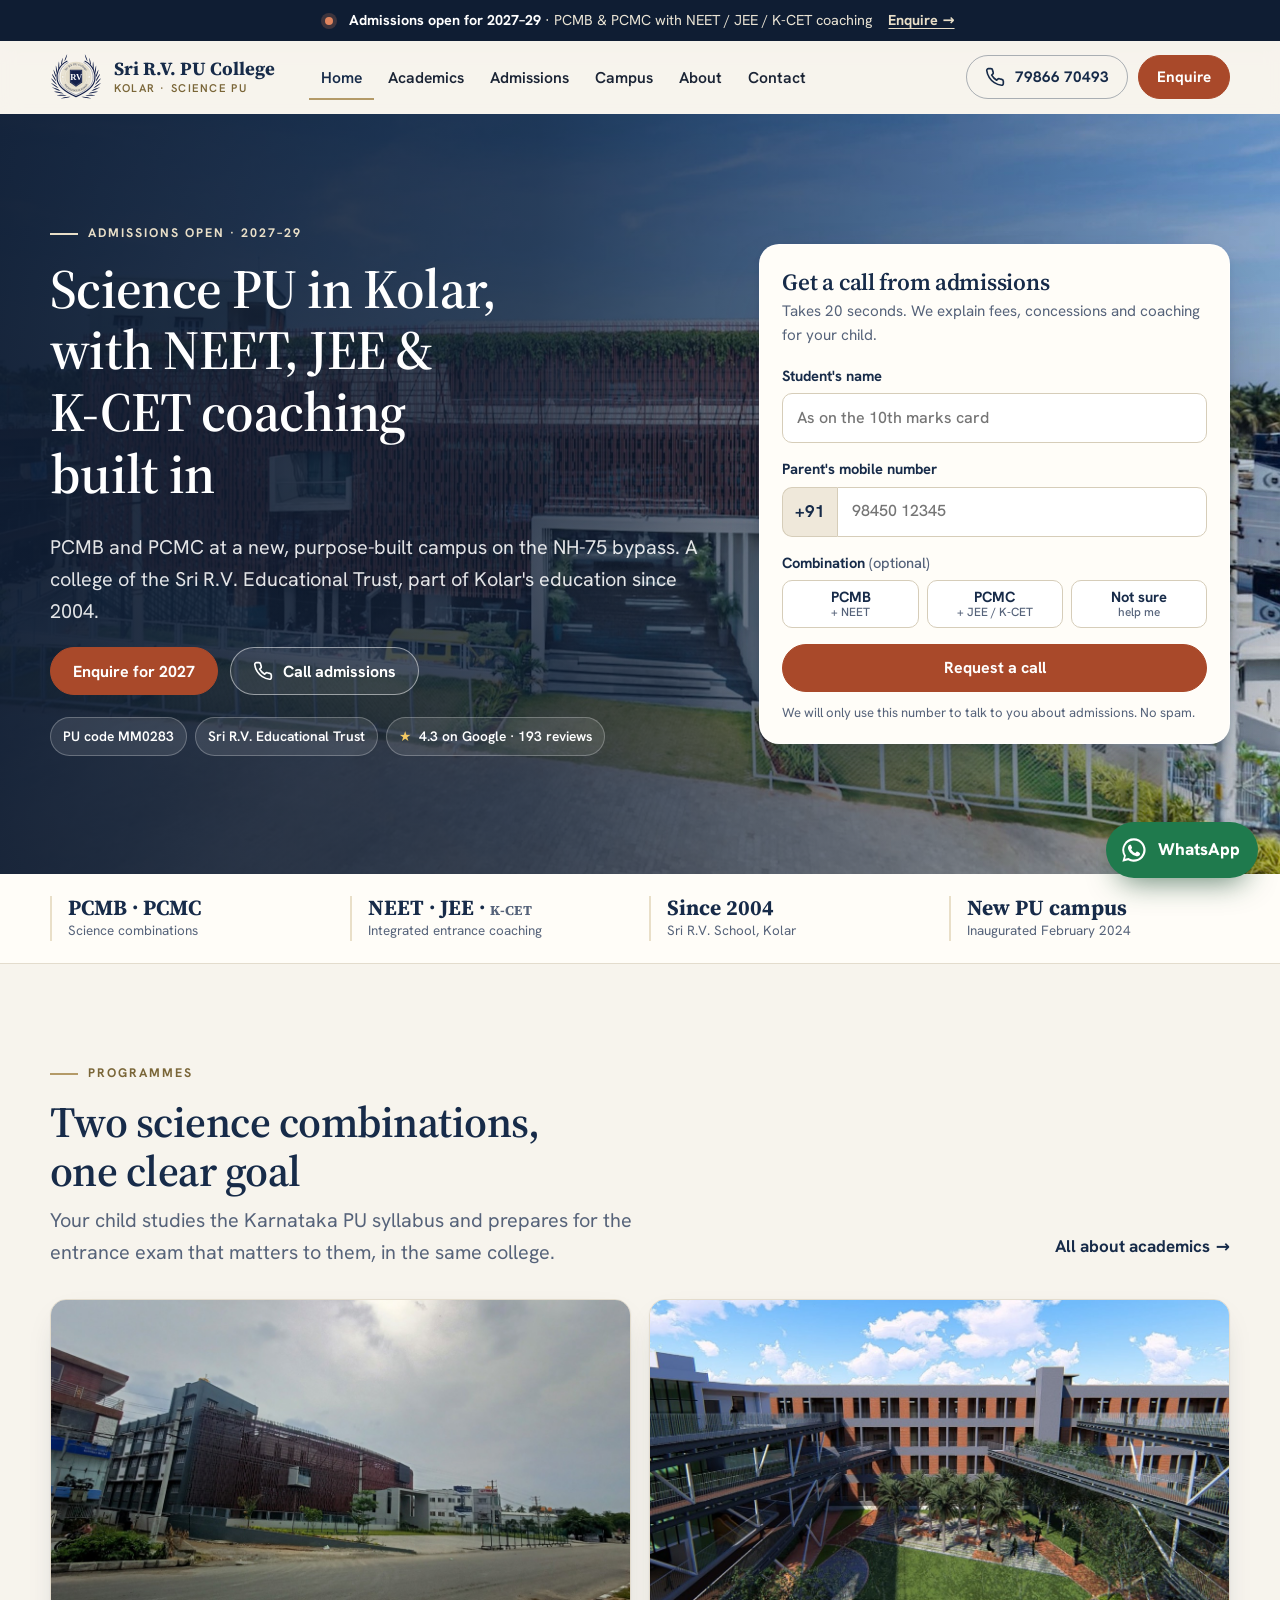
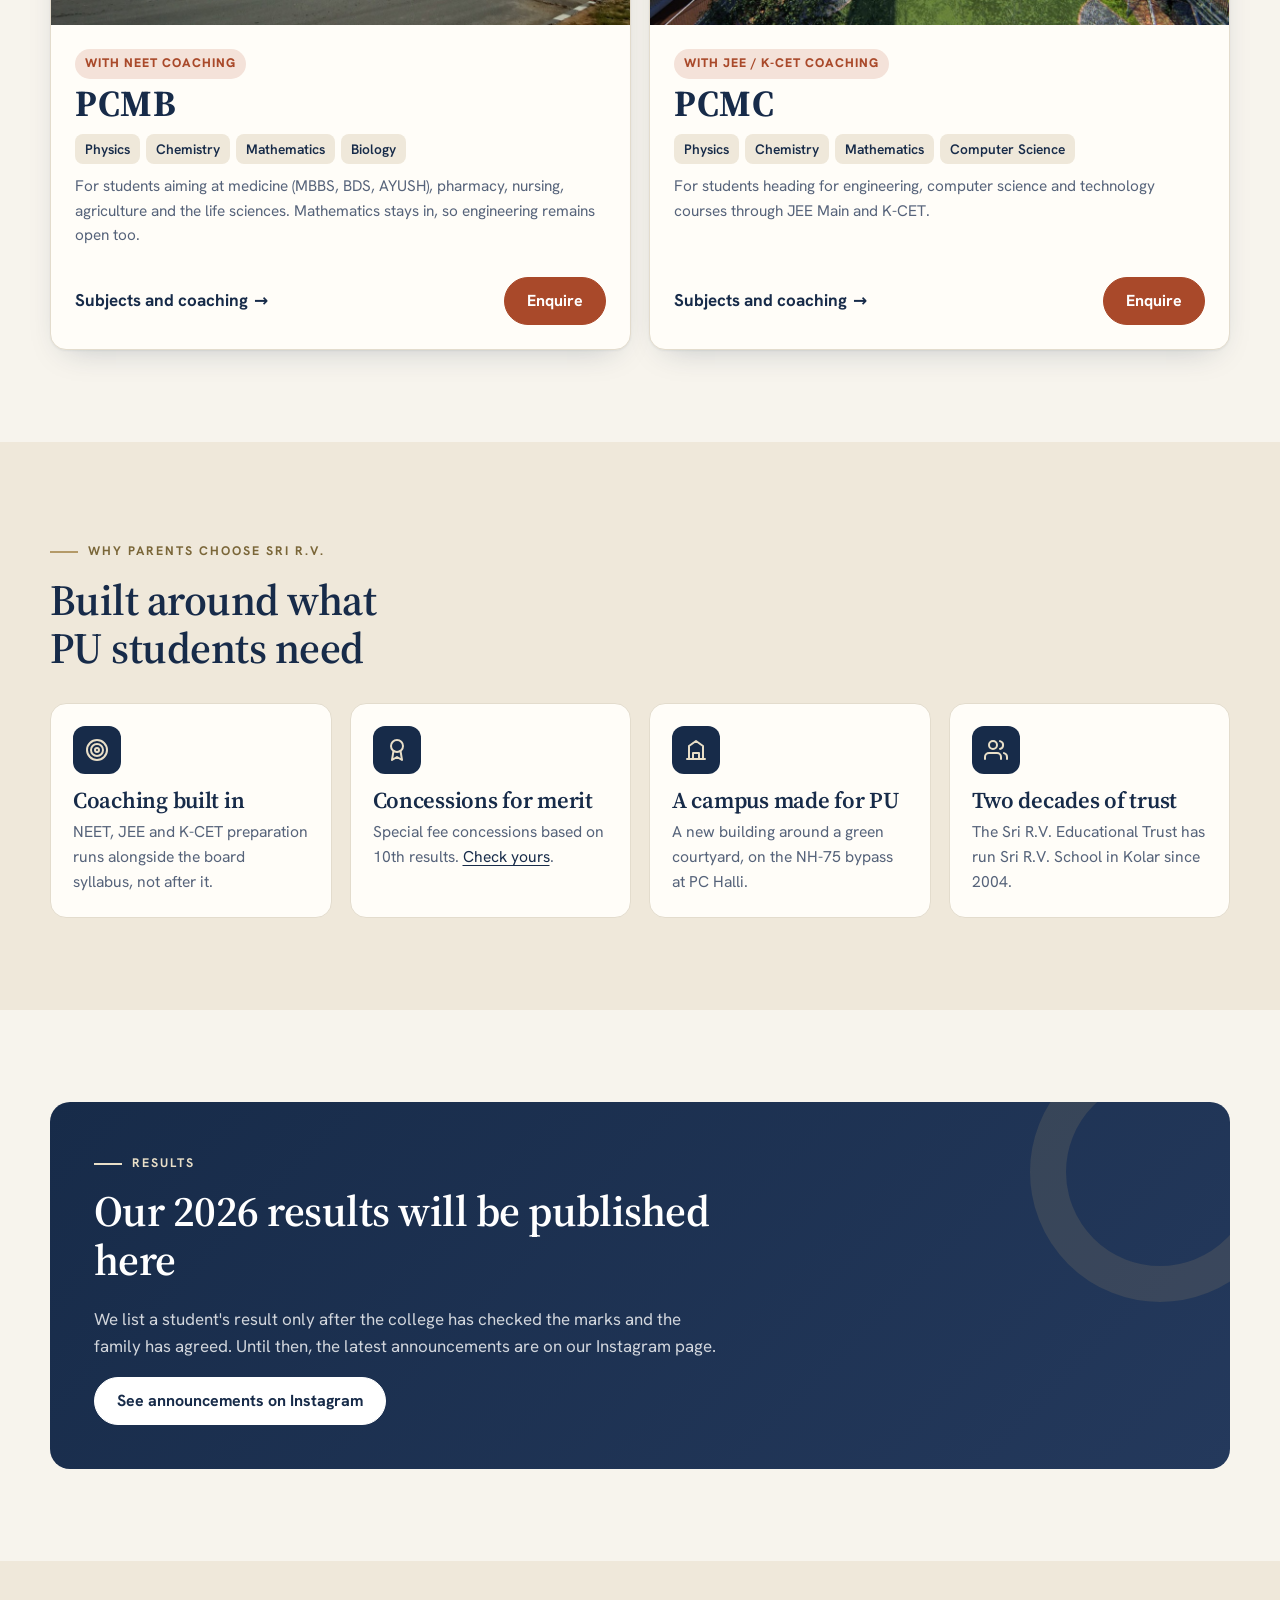
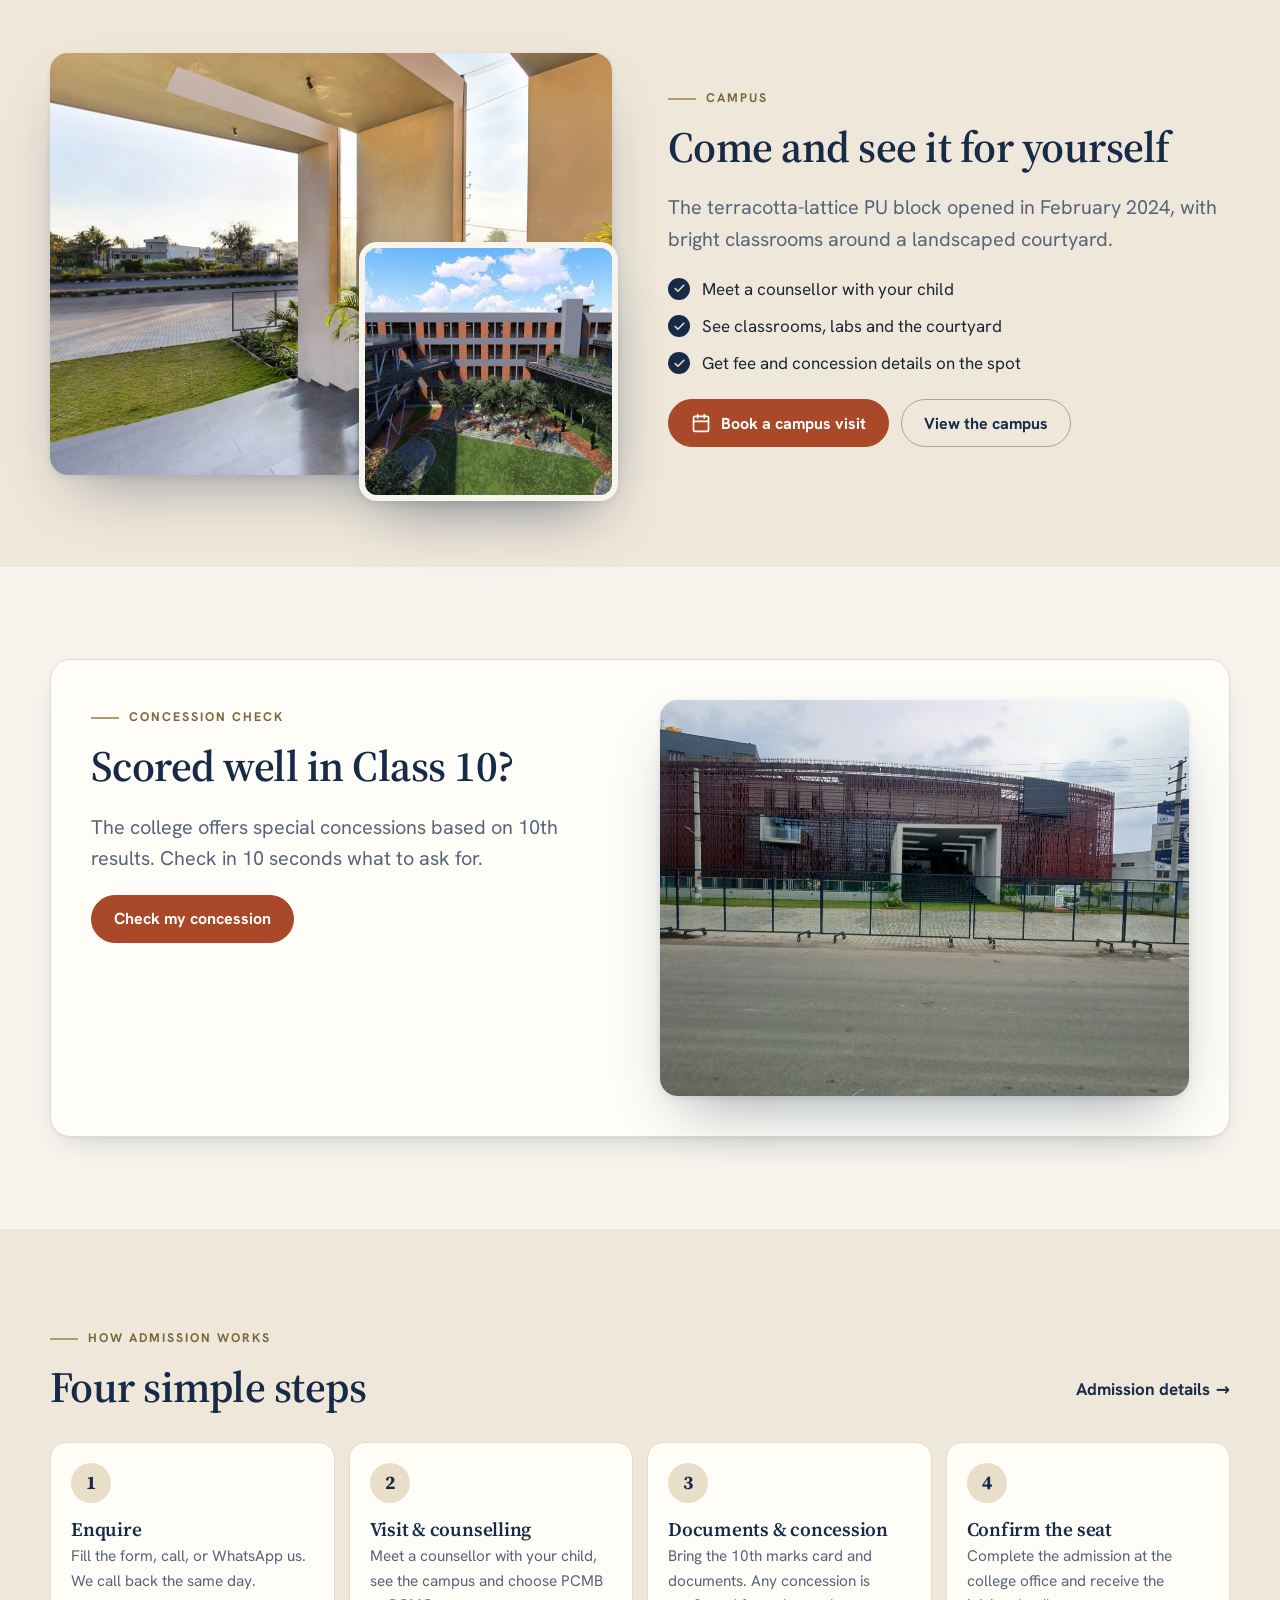
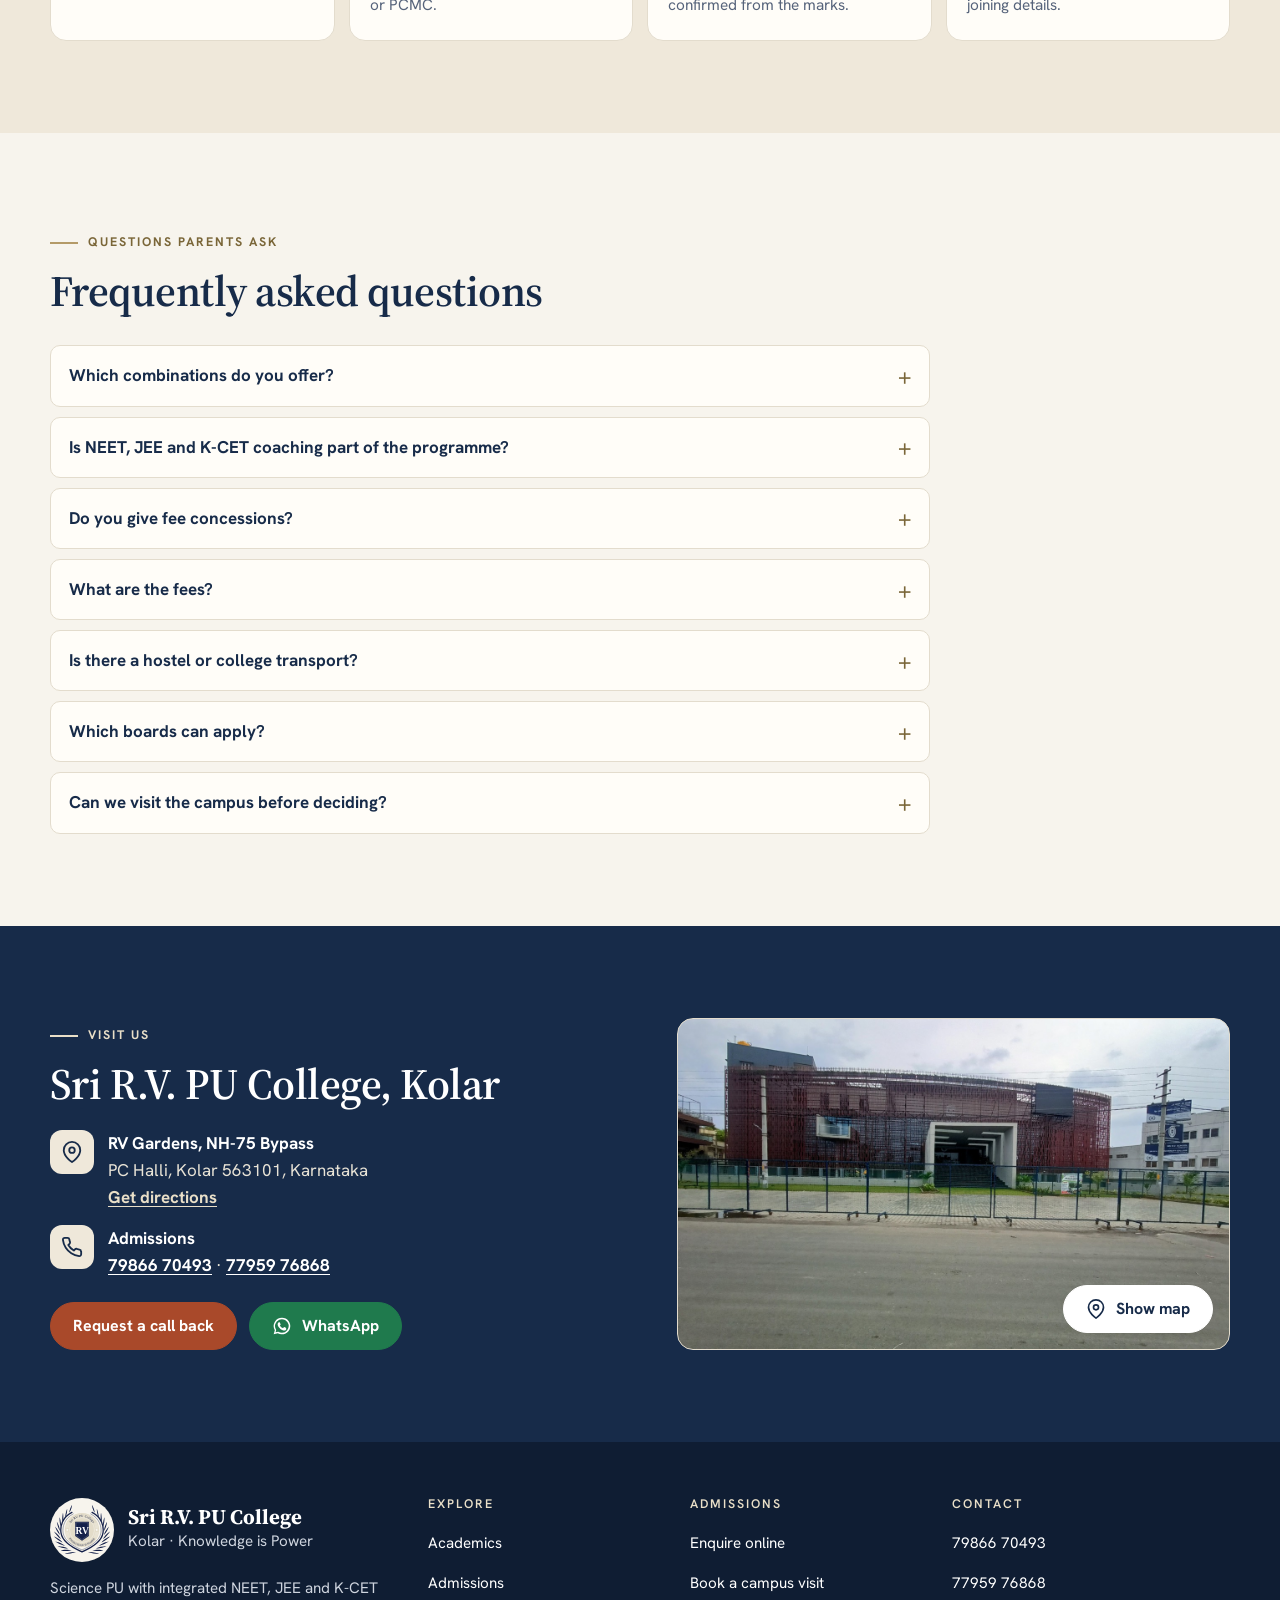
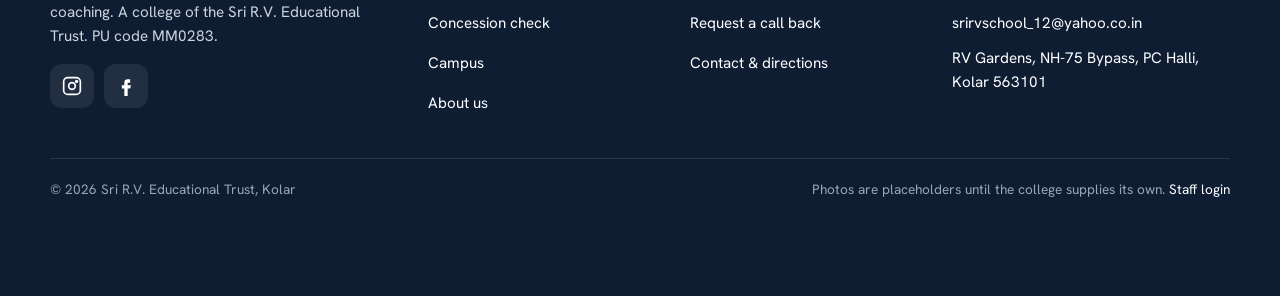
<file: website/index.html>
<!doctype html>
<html lang="en-IN" class="no-js">
<head>
<meta charset="utf-8">
<meta name="viewport" content="width=device-width, initial-scale=1, viewport-fit=cover">
<title>Sri R.V. PU College, Kolar · Science PU with NEET, JEE & K-CET coaching</title>
<meta name="description" content="Admissions open for 2027–29. PCMB and PCMC with integrated NEET, JEE and K-CET coaching at Sri R.V. PU College, NH-75 Bypass, Kolar. Enquire online or call 79866 70493.">
<link rel="canonical" href="https://srirvpucollege.com/">
<meta name="theme-color" content="#172b49">
<meta property="og:type" content="website">
<meta property="og:site_name" content="Sri R.V. PU College, Kolar">
<meta property="og:title" content="Sri R.V. PU College, Kolar · Science PU with NEET, JEE & K-CET coaching">
<meta property="og:description" content="Admissions open for 2027–29. PCMB and PCMC with integrated NEET, JEE and K-CET coaching at Sri R.V. PU College, NH-75 Bypass, Kolar. Enquire online or call 79866 70493.">
<meta property="og:url" content="https://srirvpucollege.com/">
<meta property="og:image" content="https://srirvpucollege.com/assets/img/og.jpg">
<meta property="og:locale" content="en_IN">
<meta name="twitter:card" content="summary_large_image">
<link rel="icon" href="assets/favicon.svg" type="image/svg+xml">
<link rel="icon" href="assets/favicon-32.png" sizes="32x32" type="image/png">
<link rel="apple-touch-icon" href="assets/apple-touch-icon.png">
<link rel="preload" href="assets/fonts/serif.woff2" as="font" type="font/woff2" crossorigin>
<link rel="preload" href="assets/fonts/sans.woff2" as="font" type="font/woff2" crossorigin>
<link rel="stylesheet" href="assets/site.css?v=1792984249">
<link rel="preload" as="image" href="assets/img/hero-sm.jpg" media="(max-width: 700px)">
<script type="application/ld+json">{"@context": "https://schema.org", "@type": "EducationalOrganization", "name": "Sri R.V. PU College", "alternateName": ["Sri R.V. Pre-University College", "Sri RV PU College Kolar"], "url": "https://srirvpucollege.com/", "logo": "https://srirvpucollege.com/assets/crest.svg", "image": "https://srirvpucollege.com/assets/img/og.jpg", "description": "Science PU college in Kolar offering PCMB and PCMC with integrated NEET, JEE and K-CET coaching.", "telephone": ["+91-79866-70493", "+91-77959-76868", "+91-91411-96063", "+91-89713-16868"], "email": "srirvschool_12@yahoo.co.in", "address": {"@type": "PostalAddress", "streetAddress": "RV Gardens, NH-75 Bypass, PC Halli", "addressLocality": "Kolar", "addressRegion": "Karnataka", "postalCode": "563101", "addressCountry": "IN"}, "geo": {"@type": "GeoCoordinates", "latitude": 13.119963, "longitude": 78.1308761}, "hasMap": "https://maps.google.com/?cid=14675288093548612363", "parentOrganization": {"@type": "Organization", "name": "Sri R.V. Educational Trust"}, "sameAs": ["https://www.instagram.com/sri.r.v.school_and_pucollege/", "https://www.facebook.com/RVISKL"]}</script>
</head>
<body>
<a class="skip" href="#main">Skip to content</a>
<div class="announce" role="region" aria-label="Admissions announcement"><div class="container">
<span class="dot" aria-hidden="true"></span><span><b>Admissions open for 2027–29</b><span class="ann-more"> · PCMB &amp; PCMC with NEET / JEE / K-CET coaching</span></span>
<a href="admissions.html#enquire">Enquire&nbsp;→</a></div></div>
<header class="site-header"><div class="container">
<a class="brand" href="index.html" aria-label="Sri R.V. PU College, home"><img src="assets/crest.svg" alt="" width="52" height="52"><span class="bn">Sri R.V. PU College<small>Kolar · Science PU</small></span></a>
<nav class="nav" aria-label="Main"><a href="index.html" aria-current="page">Home</a><a href="academics.html">Academics</a><a href="admissions.html">Admissions</a><a href="campus.html">Campus</a><a href="about.html">About</a><a href="contact.html">Contact</a></nav>
<div class="head-cta"><a class="btn outline" data-tel="admissions" href="tel:+917986670493"><svg viewBox="0 0 24 24" fill="none" stroke="currentColor" stroke-width="2" stroke-linecap="round" stroke-linejoin="round" aria-hidden="true"><path d="M22 16.9v3a2 2 0 0 1-2.2 2 19.8 19.8 0 0 1-8.6-3.1 19.5 19.5 0 0 1-6-6A19.8 19.8 0 0 1 2.1 4.2 2 2 0 0 1 4.1 2h3a2 2 0 0 1 2 1.7c.1.9.4 1.8.7 2.7a2 2 0 0 1-.5 2.1L8 9.8a16 16 0 0 0 6 6l1.3-1.3a2 2 0 0 1 2.1-.4c.9.3 1.8.6 2.7.7a2 2 0 0 1 1.7 2z"/></svg><span>79866 70493</span></a><a class="btn primary" href="admissions.html#enquire">Enquire</a></div>
<button class="menu-btn" type="button" data-open-nav aria-controls="mobile-nav" aria-expanded="false" aria-label="Open menu"><svg viewBox="0 0 24 24" fill="none" stroke="currentColor" stroke-width="2" stroke-linecap="round" aria-hidden="true"><path d="M4 7h16M4 12h16M4 17h16"/></svg></button>
</div></header>
<div class="mobile-nav" id="mobile-nav"><div class="panel" role="dialog" aria-modal="true" aria-label="Menu">
<div class="top"><a class="brand" href="index.html"><img src="assets/crest.svg" alt="" width="44" height="44"><span class="bn">Sri R.V. PU College</span></a><button class="menu-btn" type="button" data-close-nav aria-label="Close menu">✕</button></div>
<nav aria-label="Mobile"><a class="item" href="index.html" aria-current="page">Home</a><a class="item" href="academics.html">Academics</a><a class="item" href="admissions.html">Admissions</a><a class="item" href="campus.html">Campus</a><a class="item" href="about.html">About</a><a class="item" href="contact.html">Contact</a></nav>
<div class="cta"><a class="btn primary block" href="admissions.html#enquire">Enquire for 2027–29</a><a class="btn outline block" data-tel="admissions" href="tel:+917986670493"><svg viewBox="0 0 24 24" fill="none" stroke="currentColor" stroke-width="2" stroke-linecap="round" stroke-linejoin="round" aria-hidden="true"><path d="M22 16.9v3a2 2 0 0 1-2.2 2 19.8 19.8 0 0 1-8.6-3.1 19.5 19.5 0 0 1-6-6A19.8 19.8 0 0 1 2.1 4.2 2 2 0 0 1 4.1 2h3a2 2 0 0 1 2 1.7c.1.9.4 1.8.7 2.7a2 2 0 0 1-.5 2.1L8 9.8a16 16 0 0 0 6 6l1.3-1.3a2 2 0 0 1 2.1-.4c.9.3 1.8.6 2.7.7a2 2 0 0 1 1.7 2z"/></svg>Call admissions</a><a class="btn wa block" data-wa href="#"><svg viewBox="0 0 24 24" fill="currentColor" aria-hidden="true"><path d="M12 2a10 10 0 0 0-8.6 15.1L2 22l5-1.3A10 10 0 1 0 12 2zm0 18.2c-1.6 0-3.1-.4-4.4-1.2l-.3-.2-3 .8.8-2.9-.2-.3A8.2 8.2 0 1 1 12 20.2zm4.5-6.1c-.2-.1-1.5-.7-1.7-.8-.2-.1-.4-.1-.6.1l-.8 1c-.1.2-.3.2-.5.1a6.7 6.7 0 0 1-3.3-2.9c-.3-.4.2-.4.7-1.4.1-.2 0-.3 0-.4l-.8-1.8c-.2-.5-.4-.4-.6-.4h-.5a1 1 0 0 0-.7.3 3 3 0 0 0-.9 2.2c0 1.3.9 2.5 1 2.7.1.2 1.8 2.8 4.4 3.9 1.6.7 2.3.8 3.1.6.5-.1 1.5-.6 1.7-1.2.2-.6.2-1.1.2-1.2-.1-.1-.3-.2-.5-.3z"/></svg>WhatsApp us</a></div>
</div></div>
<main id="main">

<section class="hero">
<picture class="bg"><source media="(max-width: 700px)" srcset="assets/img/hero-sm.jpg"><source media="(max-width: 1200px)" srcset="assets/img/hero-md.jpg"><img src="assets/img/hero.jpg" alt="" width="2000" height="1236" fetchpriority="high"></picture>
<div class="container">
<div>
<span class="eyebrow">Admissions open · 2027–29</span>
<h1>Science PU in Kolar, with NEET, JEE &amp; <span class="nw">K-CET</span> coaching built in</h1>
<p class="lede">PCMB and PCMC at a new, purpose-built campus on the NH-75 bypass. A college of the Sri R.V. Educational Trust, part of Kolar's education since 2004.</p>
<div class="actions"><a class="btn primary" href="#quick">Enquire for 2027</a><a class="btn ghost-light" data-tel="admissions" href="tel:+917986670493"><svg viewBox="0 0 24 24" fill="none" stroke="currentColor" stroke-width="2" stroke-linecap="round" stroke-linejoin="round" aria-hidden="true"><path d="M22 16.9v3a2 2 0 0 1-2.2 2 19.8 19.8 0 0 1-8.6-3.1 19.5 19.5 0 0 1-6-6A19.8 19.8 0 0 1 2.1 4.2 2 2 0 0 1 4.1 2h3a2 2 0 0 1 2 1.7c.1.9.4 1.8.7 2.7a2 2 0 0 1-.5 2.1L8 9.8a16 16 0 0 0 6 6l1.3-1.3a2 2 0 0 1 2.1-.4c.9.3 1.8.6 2.7.7a2 2 0 0 1 1.7 2z"/></svg>Call admissions</a></div>
<ul class="chips" aria-label="About the college">
<li>PU code MM0283</li><li>Sri R.V. Educational Trust</li>
<li><a data-maps="mapsUrl" href="https://maps.google.com/?cid=14675288093548612363"><span class="star" aria-hidden="true">★</span> 4.3 on Google · 193 reviews</a></li></ul>
</div>
<div class="lead-card" id="quick">
<h2>Get a call from admissions</h2>
<p class="sub">Takes 20 seconds. We explain fees, concessions and coaching for your child.</p>
<p class="pulse" data-pulse aria-live="polite"></p>
<form data-lead data-channel="hero">
<div class="field"><label for="hero-name">Student's name</label><input type="text" id="hero-name" name="student_name" autocomplete="name" maxlength="100" placeholder="As on the 10th marks card" required></div>
<div class="field"><label for="hero-mob">Parent's mobile number</label><div class="tel-wrap"><span class="cc" aria-hidden="true">+91</span><input type="tel" id="hero-mob" name="mobile" inputmode="numeric" autocomplete="tel-national" maxlength="16" placeholder="98450 12345" required></div></div>
<fieldset class="seg field"><legend>Combination <span class="opt">(optional)</span></legend>
<label><input type="radio" name="stream" value="PCMB"><span>PCMB<small>+ NEET</small></span></label>
<label><input type="radio" name="stream" value="PCMC"><span>PCMC<small>+ JEE / K-CET</small></span></label>
<label><input type="radio" name="stream" value=""><span>Not sure<small>help me</small></span></label></fieldset>
<button class="btn primary block" type="submit">Request a call</button>
<p class="consent">We will only use this number to talk to you about admissions. No spam.</p>
<div class="form-status"></div>
</form>
<noscript><p class="small">Please call <a href="tel:+917986670493">79866 70493</a> to enquire.</p></noscript>
</div>
</div></section>

<section class="trust-strip" aria-label="Key facts"><div class="container"><ul>
<li><b>PCMB · PCMC</b><span>Science combinations</span></li>
<li><b>NEET · JEE · <span class="nw">K-CET</span></b><span>Integrated entrance coaching</span></li>
<li><b>Since 2004</b><span>Sri R.V. School, Kolar</span></li>
<li><b>New PU campus</b><span>Inaugurated February 2024</span></li>
</ul></div></section>

<section class="section"><div class="container">
<div class="sec-head"><div><span class="eyebrow">Programmes</span><h2>Two science combinations, one clear goal</h2><p class="lede">Your child studies the Karnataka PU syllabus and prepares for the entrance exam that matters to them, in the same college.</p></div><a class="linkarrow" href="academics.html">All about academics</a></div>

<div class="grid c2">
<article class="card prog reveal"><div class="ph"><img src="assets/img/facade-side.jpg" alt="The PU building with its terracotta lattice facade" width="1200" height="676" loading="lazy" decoding="async"></div>
<div class="body"><span class="tag">With NEET coaching</span><div class="code">PCMB</div>
<ul class="subjects"><li>Physics</li><li>Chemistry</li><li>Mathematics</li><li>Biology</li></ul>
<p class="for">For students aiming at medicine (MBBS, BDS, AYUSH), pharmacy, nursing, agriculture and the life sciences. Mathematics stays in, so engineering remains open too.</p>
<div class="foot"><a class="linkarrow" href="academics.html#pcmb">Subjects and coaching</a><a class="btn primary" href="admissions.html#enquire">Enquire</a></div></div></article>
<article class="card prog reveal"><div class="ph"><img src="assets/img/courtyard.jpg" alt="The landscaped inner courtyard of the PU building" width="1200" height="675" loading="lazy" decoding="async"></div>
<div class="body"><span class="tag">With JEE / K-CET coaching</span><div class="code">PCMC</div>
<ul class="subjects"><li>Physics</li><li>Chemistry</li><li>Mathematics</li><li>Computer Science</li></ul>
<p class="for">For students heading for engineering, computer science and technology courses through JEE Main and K-CET.</p>
<div class="foot"><a class="linkarrow" href="academics.html#pcmc">Subjects and coaching</a><a class="btn primary" href="admissions.html#enquire">Enquire</a></div></div></article>
</div>
</div></section>

<section class="section cream"><div class="container">
<div class="sec-head"><div><span class="eyebrow">Why parents choose Sri R.V.</span><h2>Built around what PU students need</h2></div></div>
<div class="grid c4">
<div class="why reveal"><div class="ic"><svg viewBox="0 0 24 24" fill="none" stroke="currentColor" stroke-width="2" aria-hidden="true"><circle cx="12" cy="12" r="10"/><circle cx="12" cy="12" r="6"/><circle cx="12" cy="12" r="2"/></svg></div><h3>Coaching built in</h3><p>NEET, JEE and K-CET preparation runs alongside the board syllabus, not after it.</p></div>
<div class="why reveal"><div class="ic"><svg viewBox="0 0 24 24" fill="none" stroke="currentColor" stroke-width="2" stroke-linecap="round" stroke-linejoin="round" aria-hidden="true"><circle cx="12" cy="8" r="6"/><path d="M15.5 12.9 17 22l-5-3-5 3 1.5-9.1"/></svg></div><h3>Concessions for merit</h3><p>Special fee concessions based on 10th results. <a href="admissions.html#concession">Check yours</a>.</p></div>
<div class="why reveal"><div class="ic"><svg viewBox="0 0 24 24" fill="none" stroke="currentColor" stroke-width="2" stroke-linecap="round" stroke-linejoin="round" aria-hidden="true"><path d="M3 21h18M5 21V8l7-5 7 5v13M9 21v-6h6v6"/></svg></div><h3>A campus made for PU</h3><p>A new building around a green courtyard, on the NH-75 bypass at PC Halli.</p></div>
<div class="why reveal"><div class="ic"><svg viewBox="0 0 24 24" fill="none" stroke="currentColor" stroke-width="2" stroke-linecap="round" stroke-linejoin="round" aria-hidden="true"><path d="M17 21v-2a4 4 0 0 0-4-4H5a4 4 0 0 0-4 4v2"/><circle cx="9" cy="7" r="4"/><path d="M23 21v-2a4 4 0 0 0-3-3.9M16 3.1a4 4 0 0 1 0 7.8"/></svg></div><h3>Two decades of trust</h3><p>The Sri R.V. Educational Trust has run Sri R.V. School in Kolar since 2004.</p></div>
</div></div></section>

<section class="section"><div class="container"><div class="results-slot reveal">
<div id="results-placeholder"><span class="eyebrow">Results</span><h2>Our 2026 results will be published here</h2>
<p>We list a student's result only after the college has checked the marks and the family has agreed. Until then, the latest announcements are on our Instagram page.</p>
<a class="btn light" data-social="instagram" href="#">See announcements on Instagram</a></div>
<div class="results-grid" id="results-wall" aria-live="polite"></div>
</div></div></section>

<section class="section cream"><div class="container split">
<div class="photo-stack reveal"><img src="assets/img/terrace.jpg" alt="A sunlit terrace inside the PU building with plants and a lawn" width="1400" height="760" loading="lazy" decoding="async"><img src="assets/img/courtyard.jpg" alt="" width="1200" height="675" loading="lazy" decoding="async" class="inset"></div>
<div class="reveal"><span class="eyebrow">Campus</span><h2>Come and see it for yourself</h2>
<p class="lede">The terracotta-lattice PU block opened in February 2024, with bright classrooms around a landscaped courtyard.</p>
<ul class="ticks"><li>Meet a counsellor with your child</li><li>See classrooms, labs and the courtyard</li><li>Get fee and concession details on the spot</li></ul>
<div style="display:flex;flex-wrap:wrap;gap:12px"><a class="btn primary" href="#" data-modal="visit-modal"><svg viewBox="0 0 24 24" fill="none" stroke="currentColor" stroke-width="2" stroke-linecap="round" aria-hidden="true"><rect x="3" y="4" width="18" height="18" rx="2"/><path d="M16 2v4M8 2v4M3 10h18"/></svg>Book a campus visit</a><a class="btn outline" href="campus.html">View the campus</a></div></div>
</div></section>

<section class="section"><div class="container">
<div class="concession reveal">
<div><span class="eyebrow">Concession check</span><h2>Scored well in Class 10?</h2><p class="lede">The college offers special concessions based on 10th results. Check in 10 seconds what to ask for.</p><a class="btn primary" href="admissions.html#concession">Check my concession</a></div>
<div class="photo-stack"><img src="assets/img/facade-road.jpg" alt="The Sri R.V. PU College building seen from the NH-75 bypass road" width="1400" height="789" loading="lazy" decoding="async"></div>
</div></div></section>

<section class="section cream"><div class="container">
<div class="sec-head"><div><span class="eyebrow">How admission works</span><h2>Four simple steps</h2></div><a class="linkarrow" href="admissions.html">Admission details</a></div>
<ol class="steps">
<li class="reveal"><h3>Enquire</h3><p>Fill the form, call, or WhatsApp us. We call back the same day.</p></li>
<li class="reveal"><h3>Visit &amp; counselling</h3><p>Meet a counsellor with your child, see the campus and choose PCMB or PCMC.</p></li>
<li class="reveal"><h3>Documents &amp; concession</h3><p>Bring the 10th marks card and documents. Any concession is confirmed from the marks.</p></li>
<li class="reveal"><h3>Confirm the seat</h3><p>Complete the admission at the college office and receive the joining details.</p></li>
</ol>
</div></section>

<section class="section"><div class="container">
<div class="sec-head"><div><span class="eyebrow">Questions parents ask</span><h2>Frequently asked questions</h2></div></div>
<div class="faq"><details class="reveal"><summary>Which combinations do you offer?</summary><div class="a"><p>Science: <b>PCMB</b> (Physics, Chemistry, Mathematics, Biology) and <b>PCMC</b> (Physics, Chemistry, Mathematics, Computer Science), each with integrated entrance coaching. For any other stream, please ask the admissions office.</p></div></details><details class="reveal"><summary>Is NEET, JEE and K-CET coaching part of the programme?</summary><div class="a"><p>Yes. Entrance coaching for NEET, JEE and K-CET is integrated with the PU course. Ask at counselling how the coaching hours and tests are arranged for your child's combination.</p></div></details><details class="reveal"><summary>Do you give fee concessions?</summary><div class="a"><p>Yes. The college offers special concessions based on 10th results. The amount depends on the final marks card. <a href="admissions.html#concession">Try the concession check</a> and we will tell you what applies.</p></div></details><details class="reveal"><summary>What are the fees?</summary><div class="a"><p>Fees are explained at counselling, together with any concession your child qualifies for. Call <a data-tel="admissions" data-tel-text href="tel:+917986670493">79866 70493</a> or request a call back.</p></div></details><details class="reveal"><summary>Is there a hostel or college transport?</summary><div class="a"><p>Please ask the admissions office about hostel and bus routes from your area; they will give you the current details.</p></div></details><details class="reveal"><summary>Which boards can apply?</summary><div class="a"><p>Students who have passed Class 10 from the Karnataka State board, CBSE, ICSE or another recognised board can apply.</p></div></details><details class="reveal"><summary>Can we visit the campus before deciding?</summary><div class="a"><p>Yes, please do. <a href="#" data-modal="visit-modal">Book a campus visit</a> and we will call to fix a time.</p></div></details></div>
</div></section>

<section class="section navy"><div class="container contact-band">
<div><span class="eyebrow">Visit us</span><h2>Sri R.V. PU College, Kolar</h2>
<ul class="info-list" style="color:#e8e3d6">
<li><span class="ic"><svg viewBox="0 0 24 24" fill="none" stroke="currentColor" stroke-width="2" stroke-linecap="round" stroke-linejoin="round" aria-hidden="true"><path d="M21 10c0 7-9 13-9 13S3 17 3 10a9 9 0 0 1 18 0z"/><circle cx="12" cy="10" r="3"/></svg></span><div><b style="color:#fff">RV Gardens, NH-75 Bypass</b>PC Halli, Kolar 563101, Karnataka<br><a style="color:var(--gold-soft)" data-maps="directionsUrl" href="https://www.google.com/maps/dir/?api=1&amp;destination=13.119963,78.1308761">Get directions</a></div></li>
<li><span class="ic"><svg viewBox="0 0 24 24" fill="none" stroke="currentColor" stroke-width="2" stroke-linecap="round" stroke-linejoin="round" aria-hidden="true"><path d="M22 16.9v3a2 2 0 0 1-2.2 2 19.8 19.8 0 0 1-8.6-3.1 19.5 19.5 0 0 1-6-6A19.8 19.8 0 0 1 2.1 4.2 2 2 0 0 1 4.1 2h3a2 2 0 0 1 2 1.7c.1.9.4 1.8.7 2.7a2 2 0 0 1-.5 2.1L8 9.8a16 16 0 0 0 6 6l1.3-1.3a2 2 0 0 1 2.1-.4c.9.3 1.8.6 2.7.7a2 2 0 0 1 1.7 2z"/></svg></span><div><b style="color:#fff">Admissions</b><a style="color:#fff" data-tel="admissions" data-tel-text href="tel:+917986670493">79866 70493</a> · <a style="color:#fff" data-tel="admissions2" data-tel-text href="tel:+917795976868">77959 76868</a></div></li>
</ul>
<div style="display:flex;flex-wrap:wrap;gap:12px;margin-top:22px"><a class="btn primary" href="#" data-modal="callback-modal">Request a call back</a><a class="btn wa" data-wa href="#"><svg viewBox="0 0 24 24" fill="currentColor" aria-hidden="true"><path d="M12 2a10 10 0 0 0-8.6 15.1L2 22l5-1.3A10 10 0 1 0 12 2zm0 18.2c-1.6 0-3.1-.4-4.4-1.2l-.3-.2-3 .8.8-2.9-.2-.3A8.2 8.2 0 1 1 12 20.2zm4.5-6.1c-.2-.1-1.5-.7-1.7-.8-.2-.1-.4-.1-.6.1l-.8 1c-.1.2-.3.2-.5.1a6.7 6.7 0 0 1-3.3-2.9c-.3-.4.2-.4.7-1.4.1-.2 0-.3 0-.4l-.8-1.8c-.2-.5-.4-.4-.6-.4h-.5a1 1 0 0 0-.7.3 3 3 0 0 0-.9 2.2c0 1.3.9 2.5 1 2.7.1.2 1.8 2.8 4.4 3.9 1.6.7 2.3.8 3.1.6.5-.1 1.5-.6 1.7-1.2.2-.6.2-1.1.2-1.2-.1-.1-.3-.2-.5-.3z"/></svg>WhatsApp</a></div></div>
<div class="map" data-map><button class="btn light load-map" type="button"><svg viewBox="0 0 24 24" fill="none" stroke="currentColor" stroke-width="2" stroke-linecap="round" stroke-linejoin="round" aria-hidden="true"><path d="M21 10c0 7-9 13-9 13S3 17 3 10a9 9 0 0 1 18 0z"/><circle cx="12" cy="10" r="3"/></svg>Show map</button></div>
</div></section>

</main>
<footer class="site-footer"><div class="container">
<div class="foot-grid">
<div><div class="foot-brand"><span class="crest-wrap"><img src="assets/crest.svg" alt="" width="58" height="58" loading="lazy"></span><div><b>Sri R.V. PU College</b><span>Kolar · Knowledge is Power</span></div></div>
<p>Science PU with integrated NEET, JEE and K-CET coaching. A college of the Sri R.V. Educational Trust. PU code MM0283.</p>
<div class="socials"><a data-social="instagram" href="#" aria-label="Instagram"><svg viewBox="0 0 24 24" fill="none" stroke="currentColor" stroke-width="2" aria-hidden="true"><rect x="2" y="2" width="20" height="20" rx="5"/><circle cx="12" cy="12" r="4"/><circle cx="17.5" cy="6.5" r="1" fill="currentColor"/></svg></a><a data-social="facebook" href="#" aria-label="Facebook"><svg viewBox="0 0 24 24" fill="currentColor" aria-hidden="true"><path d="M14 8h3V4h-3a4 4 0 0 0-4 4v3H7v4h3v9h4v-9h3l1-4h-4V8.5c0-.3.2-.5.5-.5z"/></svg></a></div></div>
<div><h4>Explore</h4><ul><li><a href="academics.html">Academics</a></li><li><a href="admissions.html">Admissions</a></li><li><a href="admissions.html#concession">Concession check</a></li><li><a href="campus.html">Campus</a></li><li><a href="about.html">About us</a></li></ul></div>
<div><h4>Admissions</h4><ul><li><a href="admissions.html#enquire">Enquire online</a></li><li><a href="#" data-modal="visit-modal">Book a campus visit</a></li><li><a href="#" data-modal="callback-modal">Request a call back</a></li><li><a href="contact.html">Contact &amp; directions</a></li></ul></div>
<div><h4>Contact</h4><ul>
<li><a data-tel="admissions" data-tel-text href="tel:+917986670493">79866 70493</a></li>
<li><a data-tel="admissions2" data-tel-text href="tel:+917795976868">77959 76868</a></li>
<li><a data-mail data-mail-text href="mailto:srirvschool_12@yahoo.co.in">srirvschool_12@yahoo.co.in</a></li>
<li><a data-maps="mapsUrl" href="https://maps.google.com/?cid=14675288093548612363">RV Gardens, NH-75 Bypass, PC Halli, Kolar 563101</a></li></ul></div>
</div>
<div class="foot-bottom"><span>© <span data-year>2026</span> Sri R.V. Educational Trust, Kolar</span><span>Photos are placeholders until the college supplies its own. <a href="https://admissionportal.srirvpucollege.com" data-staff>Staff login</a></span></div>
</div></footer>

<!-- Bottom-left enquiry slide-in (opens after ~20 s or 40% scroll; dismissal remembered for 3 days) -->
<aside class="slidein" id="slidein" aria-hidden="true" aria-labelledby="slide-title">
<div class="lead-card">
<div class="top"><div><span class="badge">Admissions open · 2027–29</span><h3 id="slide-title">Get a call from our admissions team</h3></div>
<div class="tools"><button type="button" data-slide-min aria-label="Minimise">–</button><button type="button" data-slide-close aria-label="Close and do not show again">✕</button></div></div>
<p class="sub" style="color:var(--muted);font-size:.9rem;margin:4px 0 10px">Fees, concessions and coaching details for your child, explained on one call.</p>
<form data-lead data-channel="popup">
<div class="field"><label for="pop-name">Student's name</label><input type="text" id="pop-name" name="student_name" autocomplete="name" maxlength="100" placeholder="As on the 10th marks card" required></div>
<div class="field"><label for="pop-mob">Parent's mobile number</label><div class="tel-wrap"><span class="cc" aria-hidden="true">+91</span><input type="tel" id="pop-mob" name="mobile" inputmode="numeric" autocomplete="tel-national" maxlength="16" placeholder="98450 12345" required></div></div>
<fieldset class="seg field"><legend>Combination <span class="opt">(optional)</span></legend>
<label><input type="radio" name="stream" value="PCMB"><span>PCMB<small>+ NEET</small></span></label>
<label><input type="radio" name="stream" value="PCMC"><span>PCMC<small>+ JEE / K-CET</small></span></label>
<label><input type="radio" name="stream" value=""><span>Not sure<small>help me</small></span></label></fieldset>
<button class="btn primary block" type="submit">Request a call</button>
<p class="consent">We will only use this number to talk to you about admissions. No spam.</p>
<div class="form-status"></div>
</form></div></aside>
<div class="pill" id="slide-pill"><button type="button" class="open-pill">Admissions open 2027 – Enquire</button><button type="button" class="x" aria-label="Hide admissions reminder">✕</button></div>

<!-- Mobile sticky bar -->
<nav class="mbar" aria-label="Quick contact">
<a data-tel="admissions" href="tel:+917986670493"><svg viewBox="0 0 24 24" fill="none" stroke="currentColor" stroke-width="2" stroke-linecap="round" stroke-linejoin="round" aria-hidden="true"><path d="M22 16.9v3a2 2 0 0 1-2.2 2 19.8 19.8 0 0 1-8.6-3.1 19.5 19.5 0 0 1-6-6A19.8 19.8 0 0 1 2.1 4.2 2 2 0 0 1 4.1 2h3a2 2 0 0 1 2 1.7c.1.9.4 1.8.7 2.7a2 2 0 0 1-.5 2.1L8 9.8a16 16 0 0 0 6 6l1.3-1.3a2 2 0 0 1 2.1-.4c.9.3 1.8.6 2.7.7a2 2 0 0 1 1.7 2z"/></svg>Call</a>
<a class="wa" data-wa href="#"><svg viewBox="0 0 24 24" fill="currentColor" aria-hidden="true"><path d="M12 2a10 10 0 0 0-8.6 15.1L2 22l5-1.3A10 10 0 1 0 12 2zm0 18.2c-1.6 0-3.1-.4-4.4-1.2l-.3-.2-3 .8.8-2.9-.2-.3A8.2 8.2 0 1 1 12 20.2zm4.5-6.1c-.2-.1-1.5-.7-1.7-.8-.2-.1-.4-.1-.6.1l-.8 1c-.1.2-.3.2-.5.1a6.7 6.7 0 0 1-3.3-2.9c-.3-.4.2-.4.7-1.4.1-.2 0-.3 0-.4l-.8-1.8c-.2-.5-.4-.4-.6-.4h-.5a1 1 0 0 0-.7.3 3 3 0 0 0-.9 2.2c0 1.3.9 2.5 1 2.7.1.2 1.8 2.8 4.4 3.9 1.6.7 2.3.8 3.1.6.5-.1 1.5-.6 1.7-1.2.2-.6.2-1.1.2-1.2-.1-.1-.3-.2-.5-.3z"/></svg>WhatsApp</a>
<button type="button" class="enq" data-open-slide="#none"><svg viewBox="0 0 24 24" fill="none" stroke="currentColor" stroke-width="2" stroke-linecap="round" stroke-linejoin="round" aria-hidden="true"><path d="M12 20h9"/><path d="M16.5 3.5a2.1 2.1 0 0 1 3 3L7 19l-4 1 1-4z"/></svg>Enquire</button>
</nav>
<!-- Desktop WhatsApp button -->
<a class="wa-float" data-wa href="#" aria-label="Chat with admissions on WhatsApp"><svg viewBox="0 0 24 24" fill="currentColor" aria-hidden="true"><path d="M12 2a10 10 0 0 0-8.6 15.1L2 22l5-1.3A10 10 0 1 0 12 2zm0 18.2c-1.6 0-3.1-.4-4.4-1.2l-.3-.2-3 .8.8-2.9-.2-.3A8.2 8.2 0 1 1 12 20.2zm4.5-6.1c-.2-.1-1.5-.7-1.7-.8-.2-.1-.4-.1-.6.1l-.8 1c-.1.2-.3.2-.5.1a6.7 6.7 0 0 1-3.3-2.9c-.3-.4.2-.4.7-1.4.1-.2 0-.3 0-.4l-.8-1.8c-.2-.5-.4-.4-.6-.4h-.5a1 1 0 0 0-.7.3 3 3 0 0 0-.9 2.2c0 1.3.9 2.5 1 2.7.1.2 1.8 2.8 4.4 3.9 1.6.7 2.3.8 3.1.6.5-.1 1.5-.6 1.7-1.2.2-.6.2-1.1.2-1.2-.1-.1-.3-.2-.5-.3z"/></svg><span>WhatsApp</span></a>

<!-- Book a campus visit -->
<div class="modal" id="visit-modal" role="dialog" aria-modal="true" aria-labelledby="visit-title"><div class="lead-card">
<button class="close" type="button" data-close-modal aria-label="Close">✕</button>
<h3 id="visit-title">Book a campus visit</h3><p class="sub">See the classrooms and labs, and meet a counsellor. We will call to confirm the time.</p>
<form data-lead data-channel="visit">
<div class="field"><label for="vis-name">Student's name</label><input type="text" id="vis-name" name="student_name" autocomplete="name" maxlength="100" placeholder="As on the 10th marks card" required></div>
<div class="field"><label for="vis-mob">Parent's mobile number</label><div class="tel-wrap"><span class="cc" aria-hidden="true">+91</span><input type="tel" id="vis-mob" name="mobile" inputmode="numeric" autocomplete="tel-national" maxlength="16" placeholder="98450 12345" required></div></div>
<div class="field"><label for="vis-date">Preferred date</label><input type="date" id="vis-date" name="visit_date" data-min-today required></div>
<div class="field"><label for="vis-time">Preferred time <span class="opt">(optional)</span></label><select id="vis-time" name="preferred_time"><option value="">Any time</option><option>Morning (10 am – 12 pm)</option><option>Afternoon (12 – 3 pm)</option><option>Evening (3 – 5 pm)</option></select></div>
<button class="btn primary block" type="submit">Request visit</button><p class="consent">We will only use this number to talk to you about admissions. No spam.</p><div class="form-status"></div>
</form></div></div>

<!-- Request a call back -->
<div class="modal" id="callback-modal" role="dialog" aria-modal="true" aria-labelledby="cb-title"><div class="lead-card">
<button class="close" type="button" data-close-modal aria-label="Close">✕</button>
<h3 id="cb-title">Request a call back</h3><p class="sub">Tell us when it suits you. A counsellor will call.</p>
<form data-lead data-channel="callback">
<div class="field"><label for="cb-name">Student's name</label><input type="text" id="cb-name" name="student_name" autocomplete="name" maxlength="100" placeholder="As on the 10th marks card" required></div>
<div class="field"><label for="cb-mob">Parent's mobile number</label><div class="tel-wrap"><span class="cc" aria-hidden="true">+91</span><input type="tel" id="cb-mob" name="mobile" inputmode="numeric" autocomplete="tel-national" maxlength="16" placeholder="98450 12345" required></div></div>
<div class="field"><label for="cb-time">Best time to call</label><select id="cb-time" name="preferred_time"><option value="">Any time today</option><option>Morning (9 am – 12 pm)</option><option>Afternoon (12 – 4 pm)</option><option>Evening (4 – 7 pm)</option></select></div>
<button class="btn primary block" type="submit">Call me back</button><p class="consent">We will only use this number to talk to you about admissions. No spam.</p><div class="form-status"></div>
</form></div></div>

<!-- Exit intent (desktop only, once per visit) -->
<div class="modal" id="exit-modal" role="dialog" aria-modal="true" aria-labelledby="exit-title"><div class="lead-card">
<button class="close" type="button" data-close-modal aria-label="Close">✕</button>
<span class="badge" style="display:inline-flex;font-size:.72rem;font-weight:800;letter-spacing:.1em;text-transform:uppercase;color:var(--terra);background:var(--terra-soft);padding:4px 9px;border-radius:999px;margin-bottom:8px">Before you go</span>
<h3 id="exit-title">Get the brochure and concession details on WhatsApp</h3><p class="sub">Leave your number and our admissions team will send the details for 2027–29.</p>
<form data-lead data-channel="exit" data-extra-message="Asked for the brochure and concession details on WhatsApp.">
<div class="field"><label for="ex-name">Student's name</label><input type="text" id="ex-name" name="student_name" autocomplete="name" maxlength="100" placeholder="As on the 10th marks card" required></div>
<div class="field"><label for="ex-mob">WhatsApp number</label><div class="tel-wrap"><span class="cc" aria-hidden="true">+91</span><input type="tel" id="ex-mob" name="mobile" inputmode="numeric" autocomplete="tel-national" maxlength="16" placeholder="98450 12345" required></div></div>
<button class="btn primary block" type="submit">Send me the details</button><p class="consent">We will only use this number to talk to you about admissions. No spam.</p><div class="form-status"></div>
</form></div></div>
<script src="assets/config.js?v=1792984249"></script>
<script src="assets/site.js?v=1792984249" defer></script>
</body>
</html>
</file>
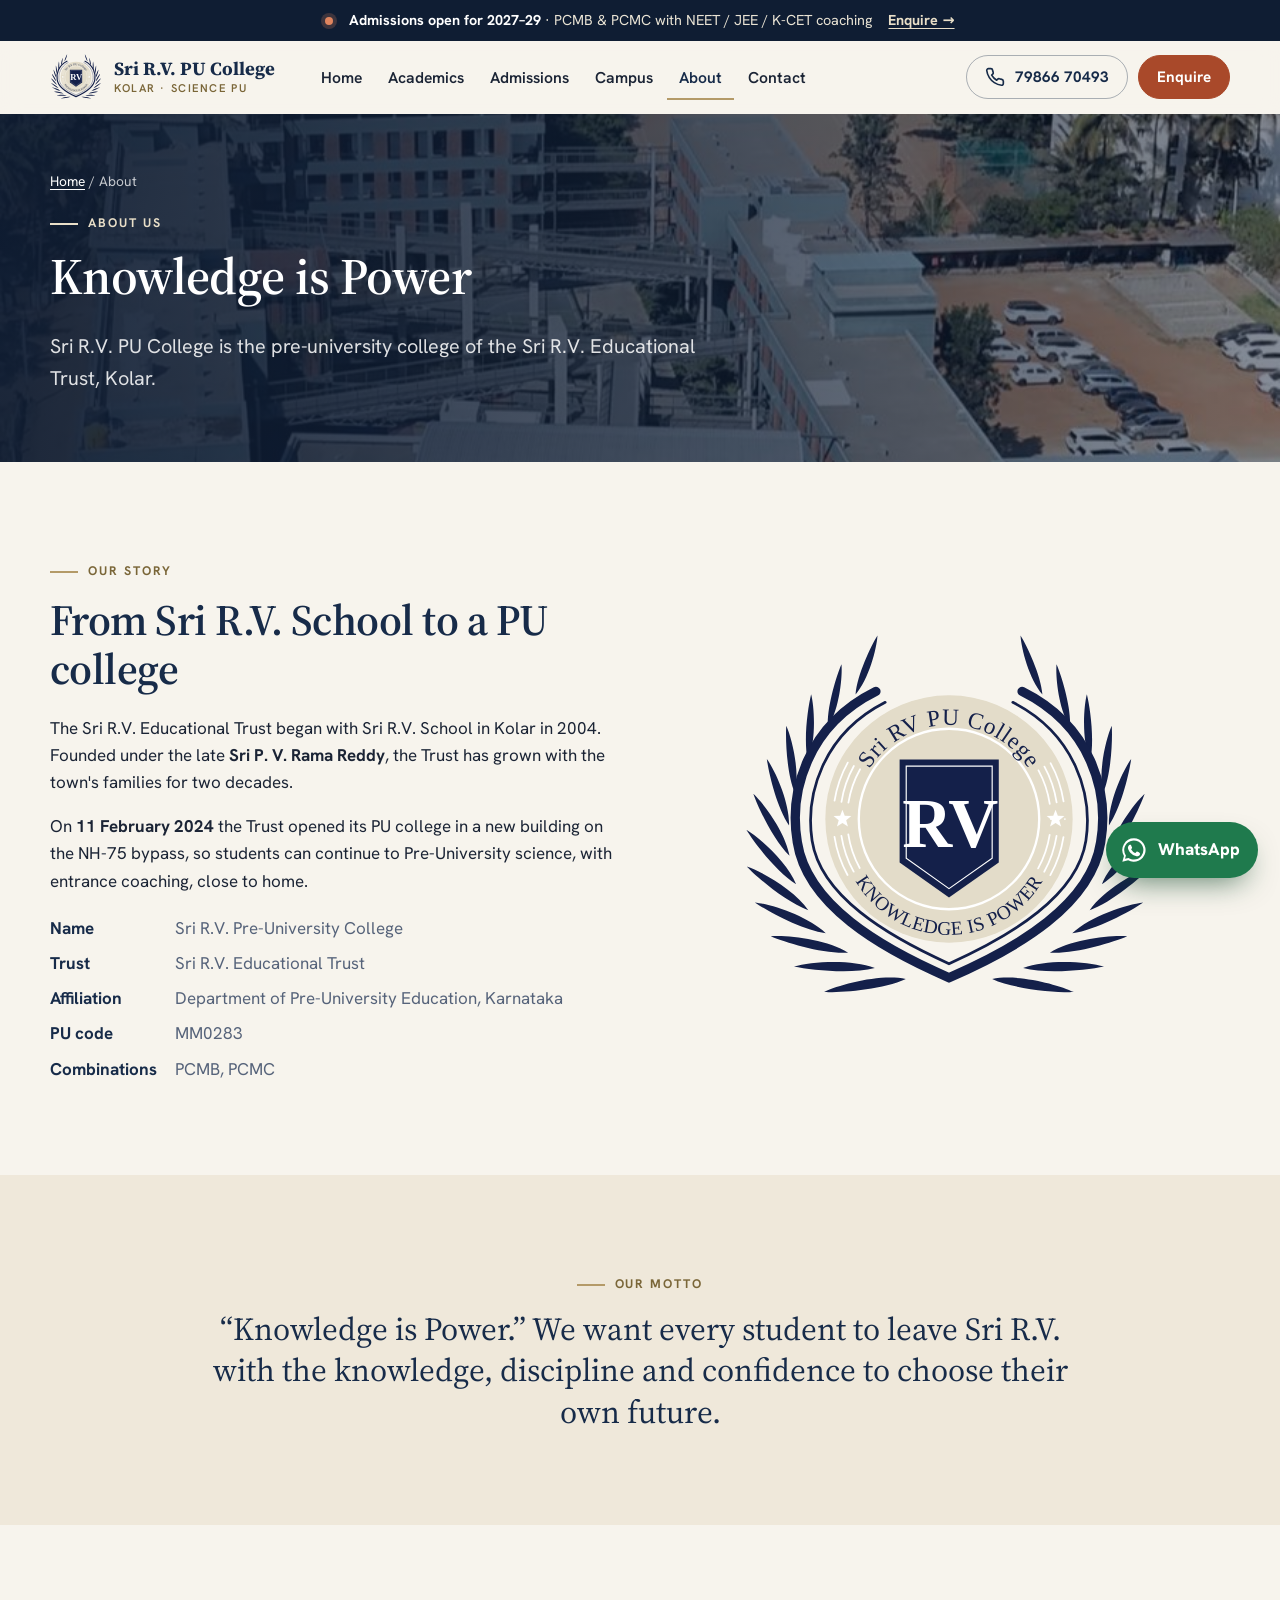
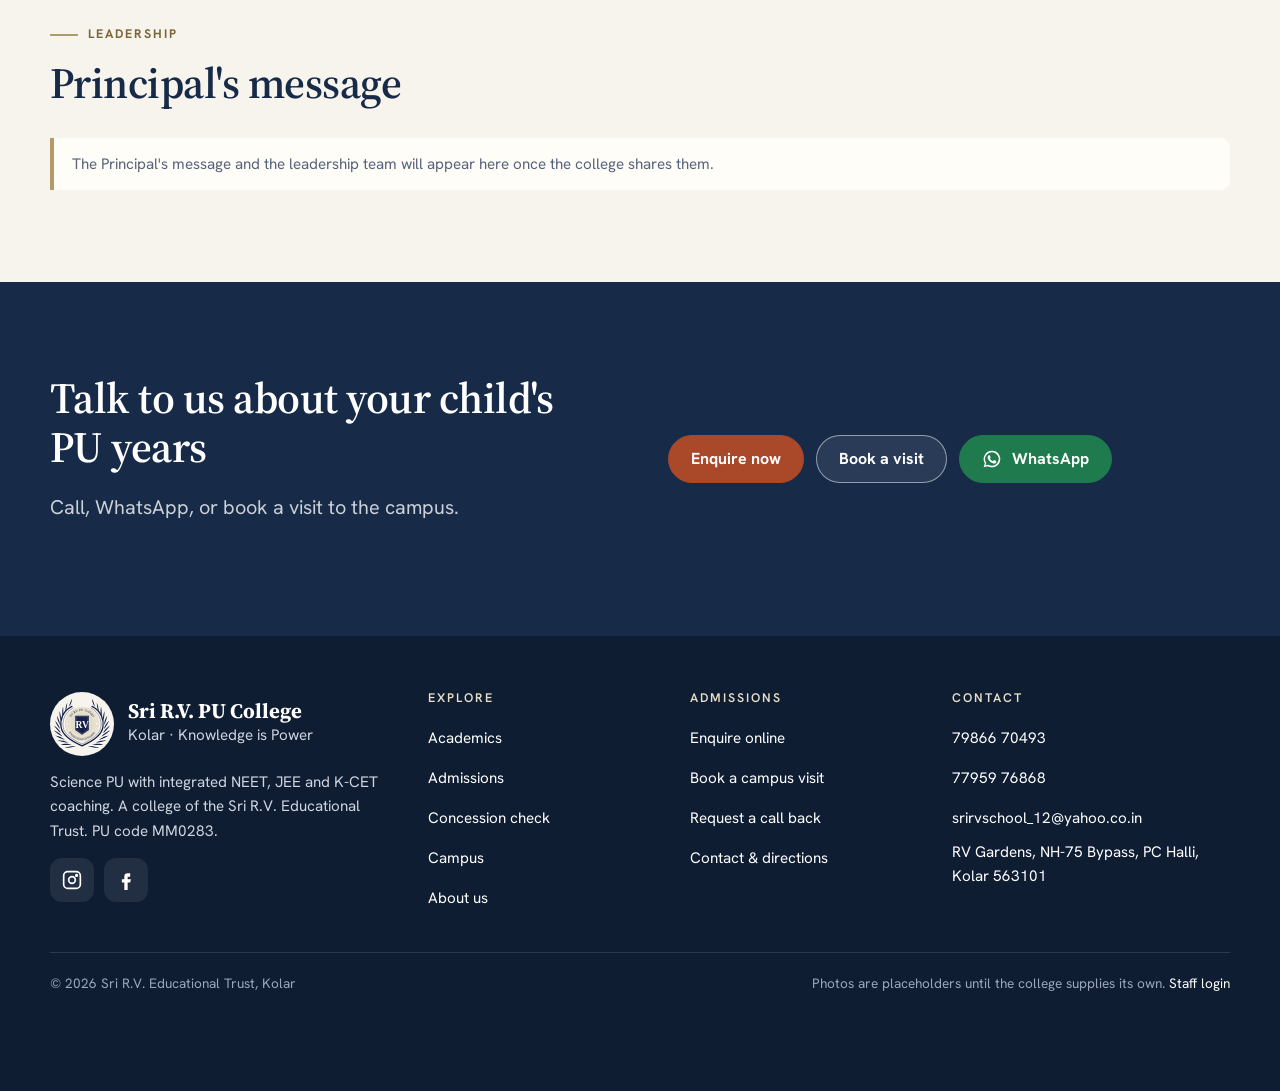
<file: website/about.html>
<!doctype html>
<html lang="en-IN" class="no-js">
<head>
<meta charset="utf-8">
<meta name="viewport" content="width=device-width, initial-scale=1, viewport-fit=cover">
<title>About · Sri R.V. Educational Trust · Sri R.V. PU College, Kolar</title>
<meta name="description" content="Sri R.V. PU College, Kolar, is the pre-university college of the Sri R.V. Educational Trust, which has run Sri R.V. School since 2004.">
<link rel="canonical" href="https://srirvpucollege.com/about.html">
<meta name="theme-color" content="#172b49">
<meta property="og:type" content="website">
<meta property="og:site_name" content="Sri R.V. PU College, Kolar">
<meta property="og:title" content="About · Sri R.V. Educational Trust · Sri R.V. PU College, Kolar">
<meta property="og:description" content="Sri R.V. PU College, Kolar, is the pre-university college of the Sri R.V. Educational Trust, which has run Sri R.V. School since 2004.">
<meta property="og:url" content="https://srirvpucollege.com/about.html">
<meta property="og:image" content="https://srirvpucollege.com/assets/img/og.jpg">
<meta property="og:locale" content="en_IN">
<meta name="twitter:card" content="summary_large_image">
<link rel="icon" href="assets/favicon.svg" type="image/svg+xml">
<link rel="icon" href="assets/favicon-32.png" sizes="32x32" type="image/png">
<link rel="apple-touch-icon" href="assets/apple-touch-icon.png">
<link rel="preload" href="assets/fonts/serif.woff2" as="font" type="font/woff2" crossorigin>
<link rel="preload" href="assets/fonts/sans.woff2" as="font" type="font/woff2" crossorigin>
<link rel="stylesheet" href="assets/site.css?v=1792984249">
<script type="application/ld+json">{"@context": "https://schema.org", "@type": "EducationalOrganization", "name": "Sri R.V. PU College", "alternateName": ["Sri R.V. Pre-University College", "Sri RV PU College Kolar"], "url": "https://srirvpucollege.com/", "logo": "https://srirvpucollege.com/assets/crest.svg", "image": "https://srirvpucollege.com/assets/img/og.jpg", "description": "Science PU college in Kolar offering PCMB and PCMC with integrated NEET, JEE and K-CET coaching.", "telephone": ["+91-79866-70493", "+91-77959-76868", "+91-91411-96063", "+91-89713-16868"], "email": "srirvschool_12@yahoo.co.in", "address": {"@type": "PostalAddress", "streetAddress": "RV Gardens, NH-75 Bypass, PC Halli", "addressLocality": "Kolar", "addressRegion": "Karnataka", "postalCode": "563101", "addressCountry": "IN"}, "geo": {"@type": "GeoCoordinates", "latitude": 13.119963, "longitude": 78.1308761}, "hasMap": "https://maps.google.com/?cid=14675288093548612363", "parentOrganization": {"@type": "Organization", "name": "Sri R.V. Educational Trust"}, "sameAs": ["https://www.instagram.com/sri.r.v.school_and_pucollege/", "https://www.facebook.com/RVISKL"]}</script>
</head>
<body>
<a class="skip" href="#main">Skip to content</a>
<div class="announce" role="region" aria-label="Admissions announcement"><div class="container">
<span class="dot" aria-hidden="true"></span><span><b>Admissions open for 2027–29</b><span class="ann-more"> · PCMB &amp; PCMC with NEET / JEE / K-CET coaching</span></span>
<a href="admissions.html#enquire">Enquire&nbsp;→</a></div></div>
<header class="site-header"><div class="container">
<a class="brand" href="index.html" aria-label="Sri R.V. PU College, home"><img src="assets/crest.svg" alt="" width="52" height="52"><span class="bn">Sri R.V. PU College<small>Kolar · Science PU</small></span></a>
<nav class="nav" aria-label="Main"><a href="index.html">Home</a><a href="academics.html">Academics</a><a href="admissions.html">Admissions</a><a href="campus.html">Campus</a><a href="about.html" aria-current="page">About</a><a href="contact.html">Contact</a></nav>
<div class="head-cta"><a class="btn outline" data-tel="admissions" href="tel:+917986670493"><svg viewBox="0 0 24 24" fill="none" stroke="currentColor" stroke-width="2" stroke-linecap="round" stroke-linejoin="round" aria-hidden="true"><path d="M22 16.9v3a2 2 0 0 1-2.2 2 19.8 19.8 0 0 1-8.6-3.1 19.5 19.5 0 0 1-6-6A19.8 19.8 0 0 1 2.1 4.2 2 2 0 0 1 4.1 2h3a2 2 0 0 1 2 1.7c.1.9.4 1.8.7 2.7a2 2 0 0 1-.5 2.1L8 9.8a16 16 0 0 0 6 6l1.3-1.3a2 2 0 0 1 2.1-.4c.9.3 1.8.6 2.7.7a2 2 0 0 1 1.7 2z"/></svg><span>79866 70493</span></a><a class="btn primary" href="admissions.html#enquire">Enquire</a></div>
<button class="menu-btn" type="button" data-open-nav aria-controls="mobile-nav" aria-expanded="false" aria-label="Open menu"><svg viewBox="0 0 24 24" fill="none" stroke="currentColor" stroke-width="2" stroke-linecap="round" aria-hidden="true"><path d="M4 7h16M4 12h16M4 17h16"/></svg></button>
</div></header>
<div class="mobile-nav" id="mobile-nav"><div class="panel" role="dialog" aria-modal="true" aria-label="Menu">
<div class="top"><a class="brand" href="index.html"><img src="assets/crest.svg" alt="" width="44" height="44"><span class="bn">Sri R.V. PU College</span></a><button class="menu-btn" type="button" data-close-nav aria-label="Close menu">✕</button></div>
<nav aria-label="Mobile"><a class="item" href="index.html">Home</a><a class="item" href="academics.html">Academics</a><a class="item" href="admissions.html">Admissions</a><a class="item" href="campus.html">Campus</a><a class="item" href="about.html" aria-current="page">About</a><a class="item" href="contact.html">Contact</a></nav>
<div class="cta"><a class="btn primary block" href="admissions.html#enquire">Enquire for 2027–29</a><a class="btn outline block" data-tel="admissions" href="tel:+917986670493"><svg viewBox="0 0 24 24" fill="none" stroke="currentColor" stroke-width="2" stroke-linecap="round" stroke-linejoin="round" aria-hidden="true"><path d="M22 16.9v3a2 2 0 0 1-2.2 2 19.8 19.8 0 0 1-8.6-3.1 19.5 19.5 0 0 1-6-6A19.8 19.8 0 0 1 2.1 4.2 2 2 0 0 1 4.1 2h3a2 2 0 0 1 2 1.7c.1.9.4 1.8.7 2.7a2 2 0 0 1-.5 2.1L8 9.8a16 16 0 0 0 6 6l1.3-1.3a2 2 0 0 1 2.1-.4c.9.3 1.8.6 2.7.7a2 2 0 0 1 1.7 2z"/></svg>Call admissions</a><a class="btn wa block" data-wa href="#"><svg viewBox="0 0 24 24" fill="currentColor" aria-hidden="true"><path d="M12 2a10 10 0 0 0-8.6 15.1L2 22l5-1.3A10 10 0 1 0 12 2zm0 18.2c-1.6 0-3.1-.4-4.4-1.2l-.3-.2-3 .8.8-2.9-.2-.3A8.2 8.2 0 1 1 12 20.2zm4.5-6.1c-.2-.1-1.5-.7-1.7-.8-.2-.1-.4-.1-.6.1l-.8 1c-.1.2-.3.2-.5.1a6.7 6.7 0 0 1-3.3-2.9c-.3-.4.2-.4.7-1.4.1-.2 0-.3 0-.4l-.8-1.8c-.2-.5-.4-.4-.6-.4h-.5a1 1 0 0 0-.7.3 3 3 0 0 0-.9 2.2c0 1.3.9 2.5 1 2.7.1.2 1.8 2.8 4.4 3.9 1.6.7 2.3.8 3.1.6.5-.1 1.5-.6 1.7-1.2.2-.6.2-1.1.2-1.2-.1-.1-.3-.2-.5-.3z"/></svg>WhatsApp us</a></div>
</div></div>
<main id="main">
<section class="page-hero"><div class="bg"><img src="assets/img/aerial.jpg" alt="" width="1400" height="789"></div><div class="container">
<div class="crumbs"><a href="index.html">Home</a> / About</div>
<span class="eyebrow">About us</span><h1>Knowledge is Power</h1><p class="lede">Sri R.V. PU College is the pre-university college of the Sri R.V. Educational Trust, Kolar.</p></div></section>
<section class="section"><div class="container split">
<div class="reveal"><span class="eyebrow">Our story</span><h2>From Sri R.V. School to a PU college</h2>
<p>The Sri R.V. Educational Trust began with Sri R.V. School in Kolar in 2004. Founded under the late <b>Sri P. V. Rama Reddy</b>, the Trust has grown with the town's families for two decades.</p>
<p>On <b>11 February 2024</b> the Trust opened its PU college in a new building on the NH-75 bypass, so students can continue to Pre-University science, with entrance coaching, close to home.</p>
<dl class="kv" style="margin-top:20px"><dt>Name</dt><dd>Sri R.V. Pre-University College</dd><dt>Trust</dt><dd>Sri R.V. Educational Trust</dd><dt>Affiliation</dt><dd>Department of Pre-University Education, Karnataka</dd><dt>PU code</dt><dd>MM0283</dd><dt>Combinations</dt><dd>PCMB, PCMC</dd></dl></div>
<div class="reveal" style="text-align:center"><img src="assets/crest.svg" alt="The Sri R.V. PU College crest: a laurel wreath around the RV shield and the motto Knowledge is Power" width="420" height="420" style="margin:0 auto;max-width:80%"></div>
</div></section>
<section class="section cream"><div class="container" style="max-width:900px;text-align:center">
<span class="eyebrow">Our motto</span>
<p class="quote reveal">“Knowledge is Power.” We want every student to leave Sri R.V. with the knowledge, discipline and confidence to choose their own future.</p>
</div></section>
<section class="section"><div class="container">
<div class="sec-head"><div><span class="eyebrow">Leadership</span><h2>Principal's message</h2></div></div>
<div class="note-box">The Principal's message and the leadership team will appear here once the college shares them.</div>
</div></section>
<section class="section navy"><div class="container split">
<div><h2>Talk to us about your child's PU years</h2><p class="lede">Call, WhatsApp, or book a visit to the campus.</p></div>
<div style="display:flex;flex-wrap:wrap;gap:12px"><a class="btn primary" href="admissions.html#enquire">Enquire now</a><a class="btn ghost-light" href="#" data-modal="visit-modal">Book a visit</a><a class="btn wa" data-wa href="#"><svg viewBox="0 0 24 24" fill="currentColor" aria-hidden="true"><path d="M12 2a10 10 0 0 0-8.6 15.1L2 22l5-1.3A10 10 0 1 0 12 2zm0 18.2c-1.6 0-3.1-.4-4.4-1.2l-.3-.2-3 .8.8-2.9-.2-.3A8.2 8.2 0 1 1 12 20.2zm4.5-6.1c-.2-.1-1.5-.7-1.7-.8-.2-.1-.4-.1-.6.1l-.8 1c-.1.2-.3.2-.5.1a6.7 6.7 0 0 1-3.3-2.9c-.3-.4.2-.4.7-1.4.1-.2 0-.3 0-.4l-.8-1.8c-.2-.5-.4-.4-.6-.4h-.5a1 1 0 0 0-.7.3 3 3 0 0 0-.9 2.2c0 1.3.9 2.5 1 2.7.1.2 1.8 2.8 4.4 3.9 1.6.7 2.3.8 3.1.6.5-.1 1.5-.6 1.7-1.2.2-.6.2-1.1.2-1.2-.1-.1-.3-.2-.5-.3z"/></svg>WhatsApp</a></div>
</div></section>

</main>
<footer class="site-footer"><div class="container">
<div class="foot-grid">
<div><div class="foot-brand"><span class="crest-wrap"><img src="assets/crest.svg" alt="" width="58" height="58" loading="lazy"></span><div><b>Sri R.V. PU College</b><span>Kolar · Knowledge is Power</span></div></div>
<p>Science PU with integrated NEET, JEE and K-CET coaching. A college of the Sri R.V. Educational Trust. PU code MM0283.</p>
<div class="socials"><a data-social="instagram" href="#" aria-label="Instagram"><svg viewBox="0 0 24 24" fill="none" stroke="currentColor" stroke-width="2" aria-hidden="true"><rect x="2" y="2" width="20" height="20" rx="5"/><circle cx="12" cy="12" r="4"/><circle cx="17.5" cy="6.5" r="1" fill="currentColor"/></svg></a><a data-social="facebook" href="#" aria-label="Facebook"><svg viewBox="0 0 24 24" fill="currentColor" aria-hidden="true"><path d="M14 8h3V4h-3a4 4 0 0 0-4 4v3H7v4h3v9h4v-9h3l1-4h-4V8.5c0-.3.2-.5.5-.5z"/></svg></a></div></div>
<div><h4>Explore</h4><ul><li><a href="academics.html">Academics</a></li><li><a href="admissions.html">Admissions</a></li><li><a href="admissions.html#concession">Concession check</a></li><li><a href="campus.html">Campus</a></li><li><a href="about.html">About us</a></li></ul></div>
<div><h4>Admissions</h4><ul><li><a href="admissions.html#enquire">Enquire online</a></li><li><a href="#" data-modal="visit-modal">Book a campus visit</a></li><li><a href="#" data-modal="callback-modal">Request a call back</a></li><li><a href="contact.html">Contact &amp; directions</a></li></ul></div>
<div><h4>Contact</h4><ul>
<li><a data-tel="admissions" data-tel-text href="tel:+917986670493">79866 70493</a></li>
<li><a data-tel="admissions2" data-tel-text href="tel:+917795976868">77959 76868</a></li>
<li><a data-mail data-mail-text href="mailto:srirvschool_12@yahoo.co.in">srirvschool_12@yahoo.co.in</a></li>
<li><a data-maps="mapsUrl" href="https://maps.google.com/?cid=14675288093548612363">RV Gardens, NH-75 Bypass, PC Halli, Kolar 563101</a></li></ul></div>
</div>
<div class="foot-bottom"><span>© <span data-year>2026</span> Sri R.V. Educational Trust, Kolar</span><span>Photos are placeholders until the college supplies its own. <a href="https://admissionportal.srirvpucollege.com" data-staff>Staff login</a></span></div>
</div></footer>

<!-- Bottom-left enquiry slide-in (opens after ~20 s or 40% scroll; dismissal remembered for 3 days) -->
<aside class="slidein" id="slidein" aria-hidden="true" aria-labelledby="slide-title">
<div class="lead-card">
<div class="top"><div><span class="badge">Admissions open · 2027–29</span><h3 id="slide-title">Get a call from our admissions team</h3></div>
<div class="tools"><button type="button" data-slide-min aria-label="Minimise">–</button><button type="button" data-slide-close aria-label="Close and do not show again">✕</button></div></div>
<p class="sub" style="color:var(--muted);font-size:.9rem;margin:4px 0 10px">Fees, concessions and coaching details for your child, explained on one call.</p>
<form data-lead data-channel="popup">
<div class="field"><label for="pop-name">Student's name</label><input type="text" id="pop-name" name="student_name" autocomplete="name" maxlength="100" placeholder="As on the 10th marks card" required></div>
<div class="field"><label for="pop-mob">Parent's mobile number</label><div class="tel-wrap"><span class="cc" aria-hidden="true">+91</span><input type="tel" id="pop-mob" name="mobile" inputmode="numeric" autocomplete="tel-national" maxlength="16" placeholder="98450 12345" required></div></div>
<fieldset class="seg field"><legend>Combination <span class="opt">(optional)</span></legend>
<label><input type="radio" name="stream" value="PCMB"><span>PCMB<small>+ NEET</small></span></label>
<label><input type="radio" name="stream" value="PCMC"><span>PCMC<small>+ JEE / K-CET</small></span></label>
<label><input type="radio" name="stream" value=""><span>Not sure<small>help me</small></span></label></fieldset>
<button class="btn primary block" type="submit">Request a call</button>
<p class="consent">We will only use this number to talk to you about admissions. No spam.</p>
<div class="form-status"></div>
</form></div></aside>
<div class="pill" id="slide-pill"><button type="button" class="open-pill">Admissions open 2027 – Enquire</button><button type="button" class="x" aria-label="Hide admissions reminder">✕</button></div>

<!-- Mobile sticky bar -->
<nav class="mbar" aria-label="Quick contact">
<a data-tel="admissions" href="tel:+917986670493"><svg viewBox="0 0 24 24" fill="none" stroke="currentColor" stroke-width="2" stroke-linecap="round" stroke-linejoin="round" aria-hidden="true"><path d="M22 16.9v3a2 2 0 0 1-2.2 2 19.8 19.8 0 0 1-8.6-3.1 19.5 19.5 0 0 1-6-6A19.8 19.8 0 0 1 2.1 4.2 2 2 0 0 1 4.1 2h3a2 2 0 0 1 2 1.7c.1.9.4 1.8.7 2.7a2 2 0 0 1-.5 2.1L8 9.8a16 16 0 0 0 6 6l1.3-1.3a2 2 0 0 1 2.1-.4c.9.3 1.8.6 2.7.7a2 2 0 0 1 1.7 2z"/></svg>Call</a>
<a class="wa" data-wa href="#"><svg viewBox="0 0 24 24" fill="currentColor" aria-hidden="true"><path d="M12 2a10 10 0 0 0-8.6 15.1L2 22l5-1.3A10 10 0 1 0 12 2zm0 18.2c-1.6 0-3.1-.4-4.4-1.2l-.3-.2-3 .8.8-2.9-.2-.3A8.2 8.2 0 1 1 12 20.2zm4.5-6.1c-.2-.1-1.5-.7-1.7-.8-.2-.1-.4-.1-.6.1l-.8 1c-.1.2-.3.2-.5.1a6.7 6.7 0 0 1-3.3-2.9c-.3-.4.2-.4.7-1.4.1-.2 0-.3 0-.4l-.8-1.8c-.2-.5-.4-.4-.6-.4h-.5a1 1 0 0 0-.7.3 3 3 0 0 0-.9 2.2c0 1.3.9 2.5 1 2.7.1.2 1.8 2.8 4.4 3.9 1.6.7 2.3.8 3.1.6.5-.1 1.5-.6 1.7-1.2.2-.6.2-1.1.2-1.2-.1-.1-.3-.2-.5-.3z"/></svg>WhatsApp</a>
<button type="button" class="enq" data-open-slide="#none"><svg viewBox="0 0 24 24" fill="none" stroke="currentColor" stroke-width="2" stroke-linecap="round" stroke-linejoin="round" aria-hidden="true"><path d="M12 20h9"/><path d="M16.5 3.5a2.1 2.1 0 0 1 3 3L7 19l-4 1 1-4z"/></svg>Enquire</button>
</nav>
<!-- Desktop WhatsApp button -->
<a class="wa-float" data-wa href="#" aria-label="Chat with admissions on WhatsApp"><svg viewBox="0 0 24 24" fill="currentColor" aria-hidden="true"><path d="M12 2a10 10 0 0 0-8.6 15.1L2 22l5-1.3A10 10 0 1 0 12 2zm0 18.2c-1.6 0-3.1-.4-4.4-1.2l-.3-.2-3 .8.8-2.9-.2-.3A8.2 8.2 0 1 1 12 20.2zm4.5-6.1c-.2-.1-1.5-.7-1.7-.8-.2-.1-.4-.1-.6.1l-.8 1c-.1.2-.3.2-.5.1a6.7 6.7 0 0 1-3.3-2.9c-.3-.4.2-.4.7-1.4.1-.2 0-.3 0-.4l-.8-1.8c-.2-.5-.4-.4-.6-.4h-.5a1 1 0 0 0-.7.3 3 3 0 0 0-.9 2.2c0 1.3.9 2.5 1 2.7.1.2 1.8 2.8 4.4 3.9 1.6.7 2.3.8 3.1.6.5-.1 1.5-.6 1.7-1.2.2-.6.2-1.1.2-1.2-.1-.1-.3-.2-.5-.3z"/></svg><span>WhatsApp</span></a>

<!-- Book a campus visit -->
<div class="modal" id="visit-modal" role="dialog" aria-modal="true" aria-labelledby="visit-title"><div class="lead-card">
<button class="close" type="button" data-close-modal aria-label="Close">✕</button>
<h3 id="visit-title">Book a campus visit</h3><p class="sub">See the classrooms and labs, and meet a counsellor. We will call to confirm the time.</p>
<form data-lead data-channel="visit">
<div class="field"><label for="vis-name">Student's name</label><input type="text" id="vis-name" name="student_name" autocomplete="name" maxlength="100" placeholder="As on the 10th marks card" required></div>
<div class="field"><label for="vis-mob">Parent's mobile number</label><div class="tel-wrap"><span class="cc" aria-hidden="true">+91</span><input type="tel" id="vis-mob" name="mobile" inputmode="numeric" autocomplete="tel-national" maxlength="16" placeholder="98450 12345" required></div></div>
<div class="field"><label for="vis-date">Preferred date</label><input type="date" id="vis-date" name="visit_date" data-min-today required></div>
<div class="field"><label for="vis-time">Preferred time <span class="opt">(optional)</span></label><select id="vis-time" name="preferred_time"><option value="">Any time</option><option>Morning (10 am – 12 pm)</option><option>Afternoon (12 – 3 pm)</option><option>Evening (3 – 5 pm)</option></select></div>
<button class="btn primary block" type="submit">Request visit</button><p class="consent">We will only use this number to talk to you about admissions. No spam.</p><div class="form-status"></div>
</form></div></div>

<!-- Request a call back -->
<div class="modal" id="callback-modal" role="dialog" aria-modal="true" aria-labelledby="cb-title"><div class="lead-card">
<button class="close" type="button" data-close-modal aria-label="Close">✕</button>
<h3 id="cb-title">Request a call back</h3><p class="sub">Tell us when it suits you. A counsellor will call.</p>
<form data-lead data-channel="callback">
<div class="field"><label for="cb-name">Student's name</label><input type="text" id="cb-name" name="student_name" autocomplete="name" maxlength="100" placeholder="As on the 10th marks card" required></div>
<div class="field"><label for="cb-mob">Parent's mobile number</label><div class="tel-wrap"><span class="cc" aria-hidden="true">+91</span><input type="tel" id="cb-mob" name="mobile" inputmode="numeric" autocomplete="tel-national" maxlength="16" placeholder="98450 12345" required></div></div>
<div class="field"><label for="cb-time">Best time to call</label><select id="cb-time" name="preferred_time"><option value="">Any time today</option><option>Morning (9 am – 12 pm)</option><option>Afternoon (12 – 4 pm)</option><option>Evening (4 – 7 pm)</option></select></div>
<button class="btn primary block" type="submit">Call me back</button><p class="consent">We will only use this number to talk to you about admissions. No spam.</p><div class="form-status"></div>
</form></div></div>

<!-- Exit intent (desktop only, once per visit) -->
<div class="modal" id="exit-modal" role="dialog" aria-modal="true" aria-labelledby="exit-title"><div class="lead-card">
<button class="close" type="button" data-close-modal aria-label="Close">✕</button>
<span class="badge" style="display:inline-flex;font-size:.72rem;font-weight:800;letter-spacing:.1em;text-transform:uppercase;color:var(--terra);background:var(--terra-soft);padding:4px 9px;border-radius:999px;margin-bottom:8px">Before you go</span>
<h3 id="exit-title">Get the brochure and concession details on WhatsApp</h3><p class="sub">Leave your number and our admissions team will send the details for 2027–29.</p>
<form data-lead data-channel="exit" data-extra-message="Asked for the brochure and concession details on WhatsApp.">
<div class="field"><label for="ex-name">Student's name</label><input type="text" id="ex-name" name="student_name" autocomplete="name" maxlength="100" placeholder="As on the 10th marks card" required></div>
<div class="field"><label for="ex-mob">WhatsApp number</label><div class="tel-wrap"><span class="cc" aria-hidden="true">+91</span><input type="tel" id="ex-mob" name="mobile" inputmode="numeric" autocomplete="tel-national" maxlength="16" placeholder="98450 12345" required></div></div>
<button class="btn primary block" type="submit">Send me the details</button><p class="consent">We will only use this number to talk to you about admissions. No spam.</p><div class="form-status"></div>
</form></div></div>
<script src="assets/config.js?v=1792984249"></script>
<script src="assets/site.js?v=1792984249" defer></script>
</body>
</html>
</file>
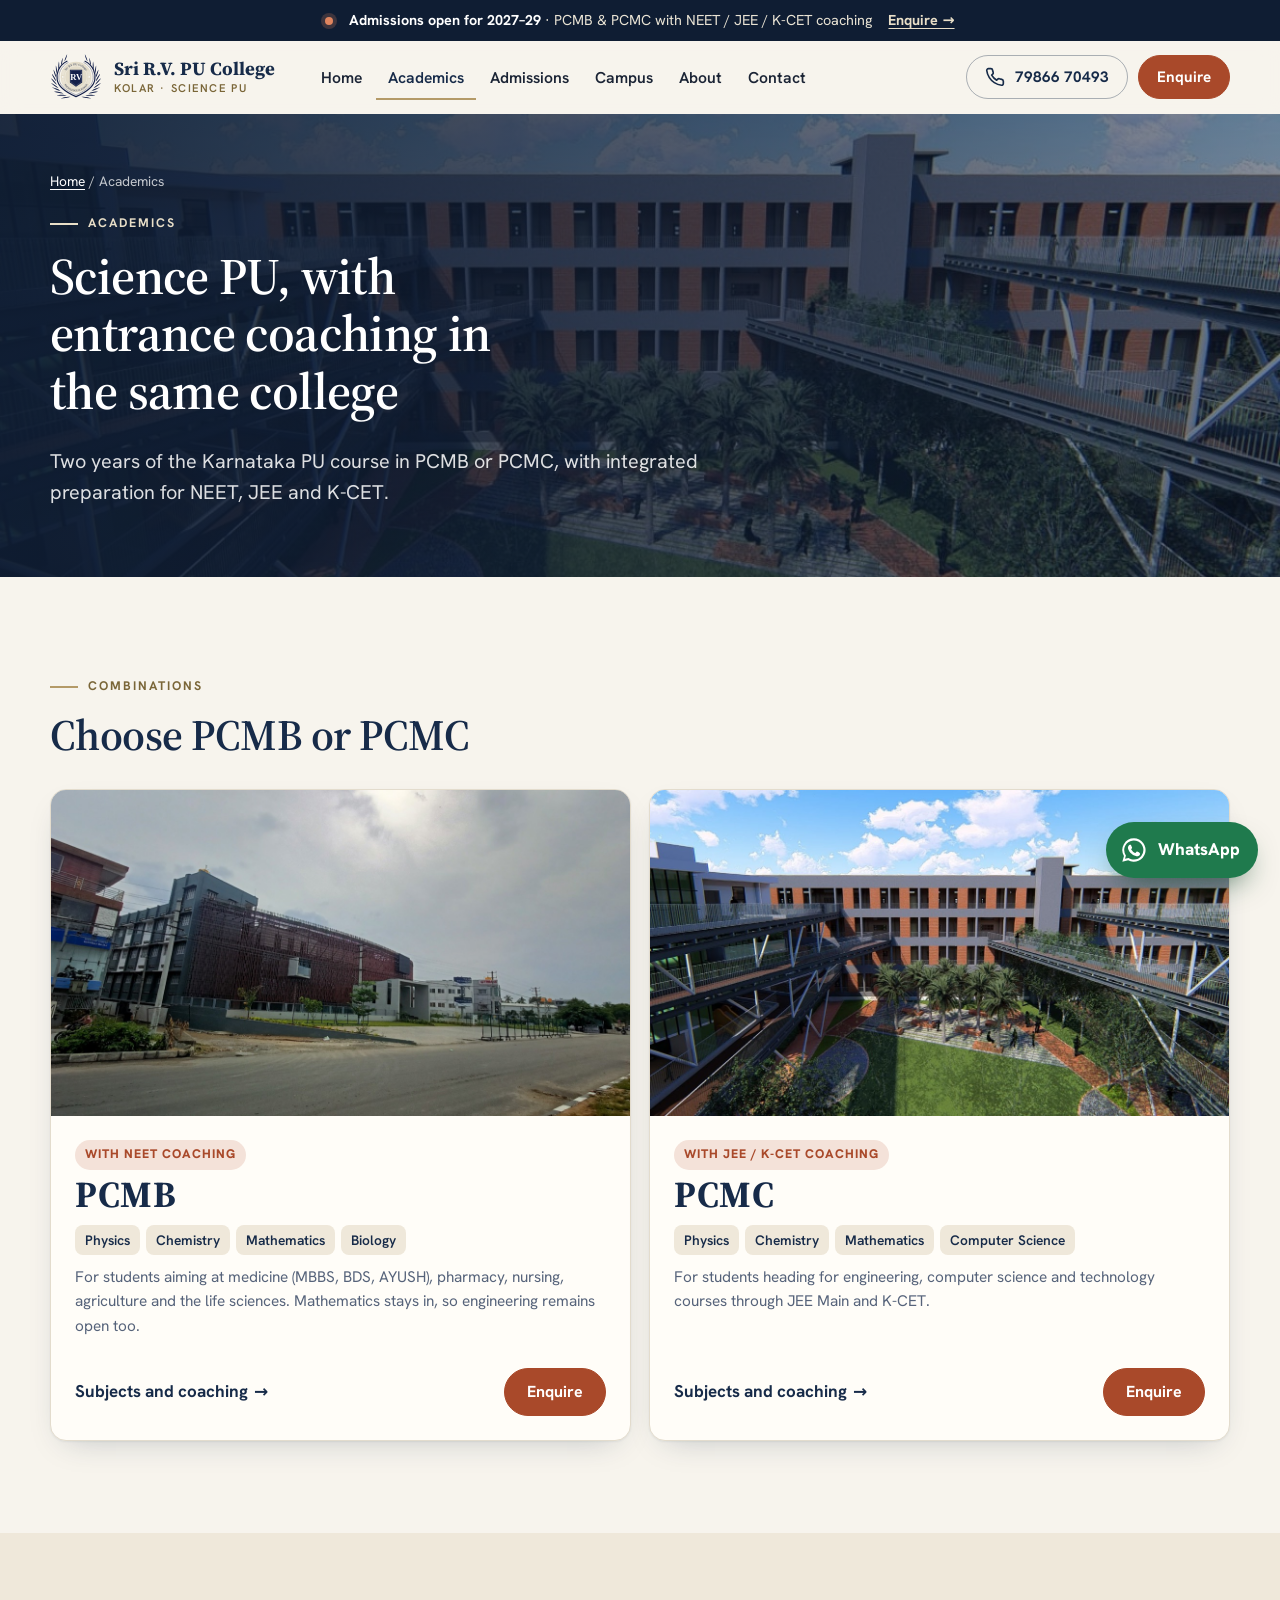
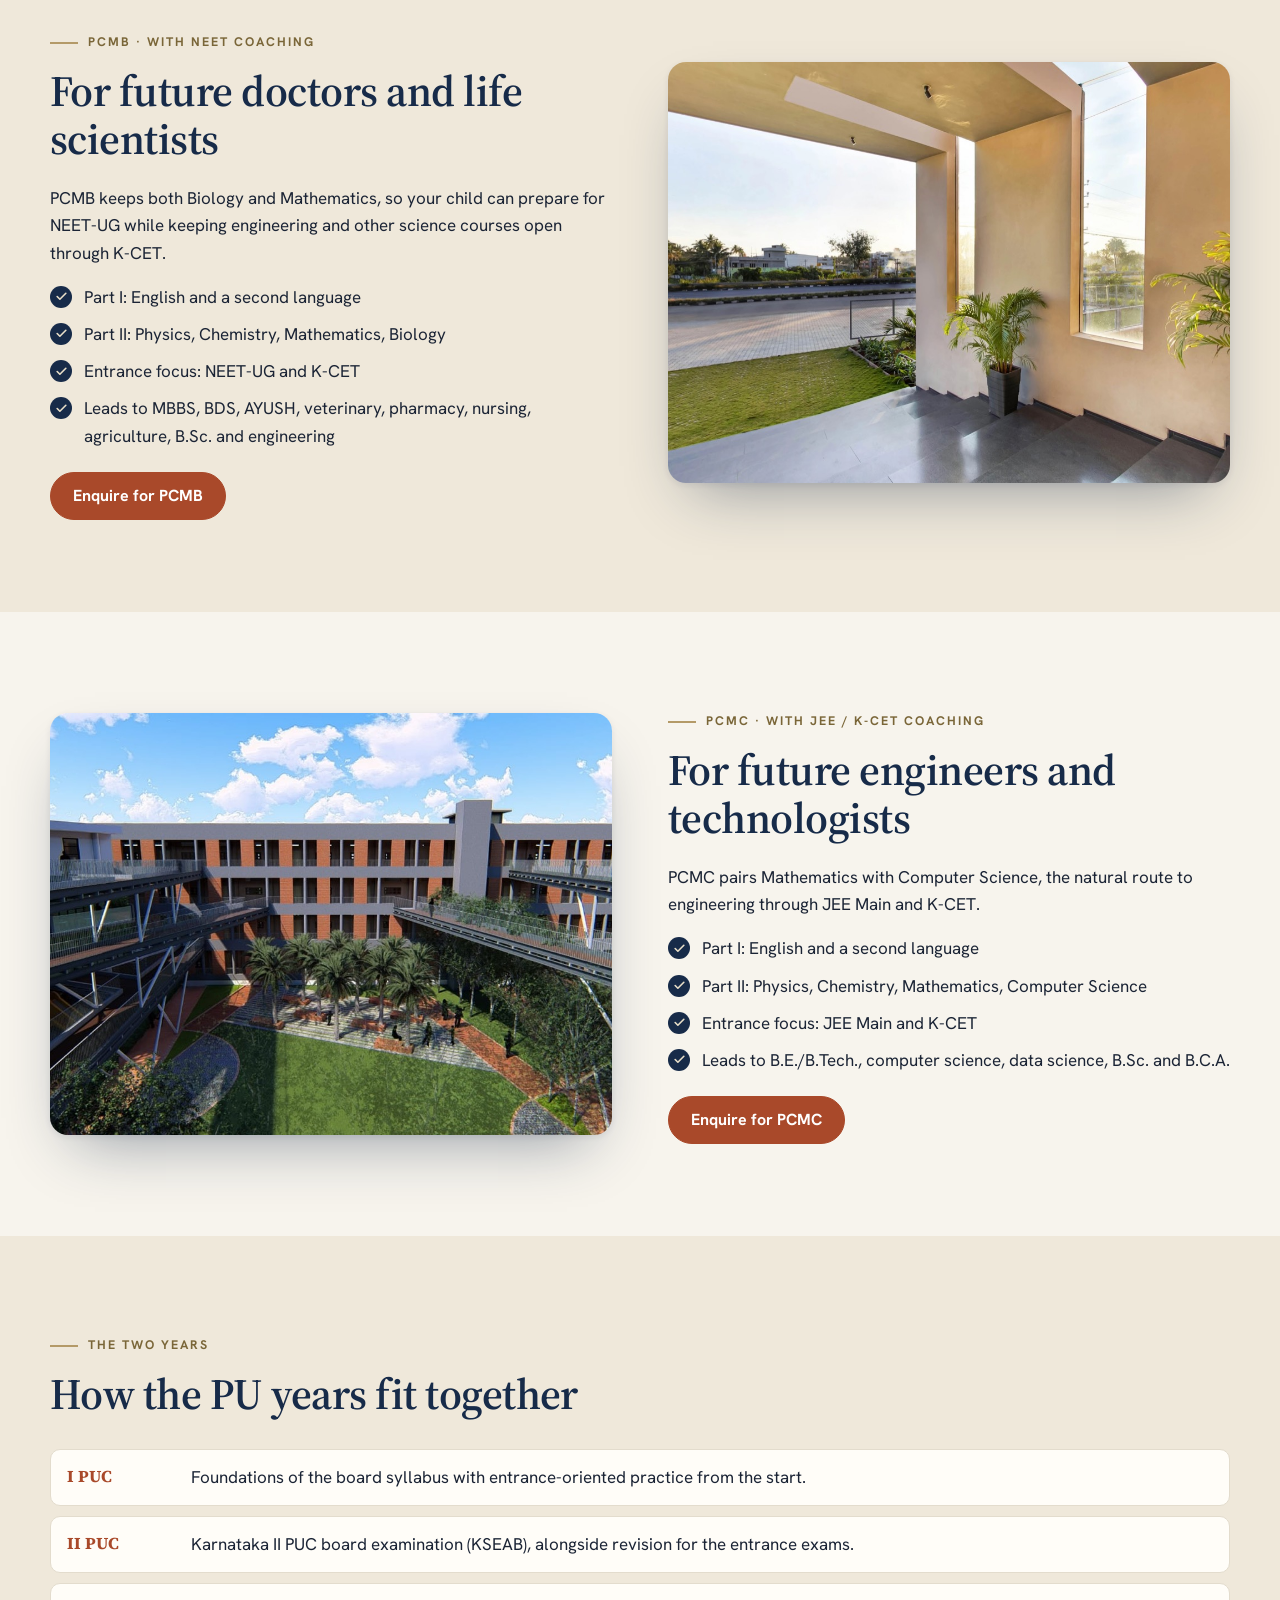
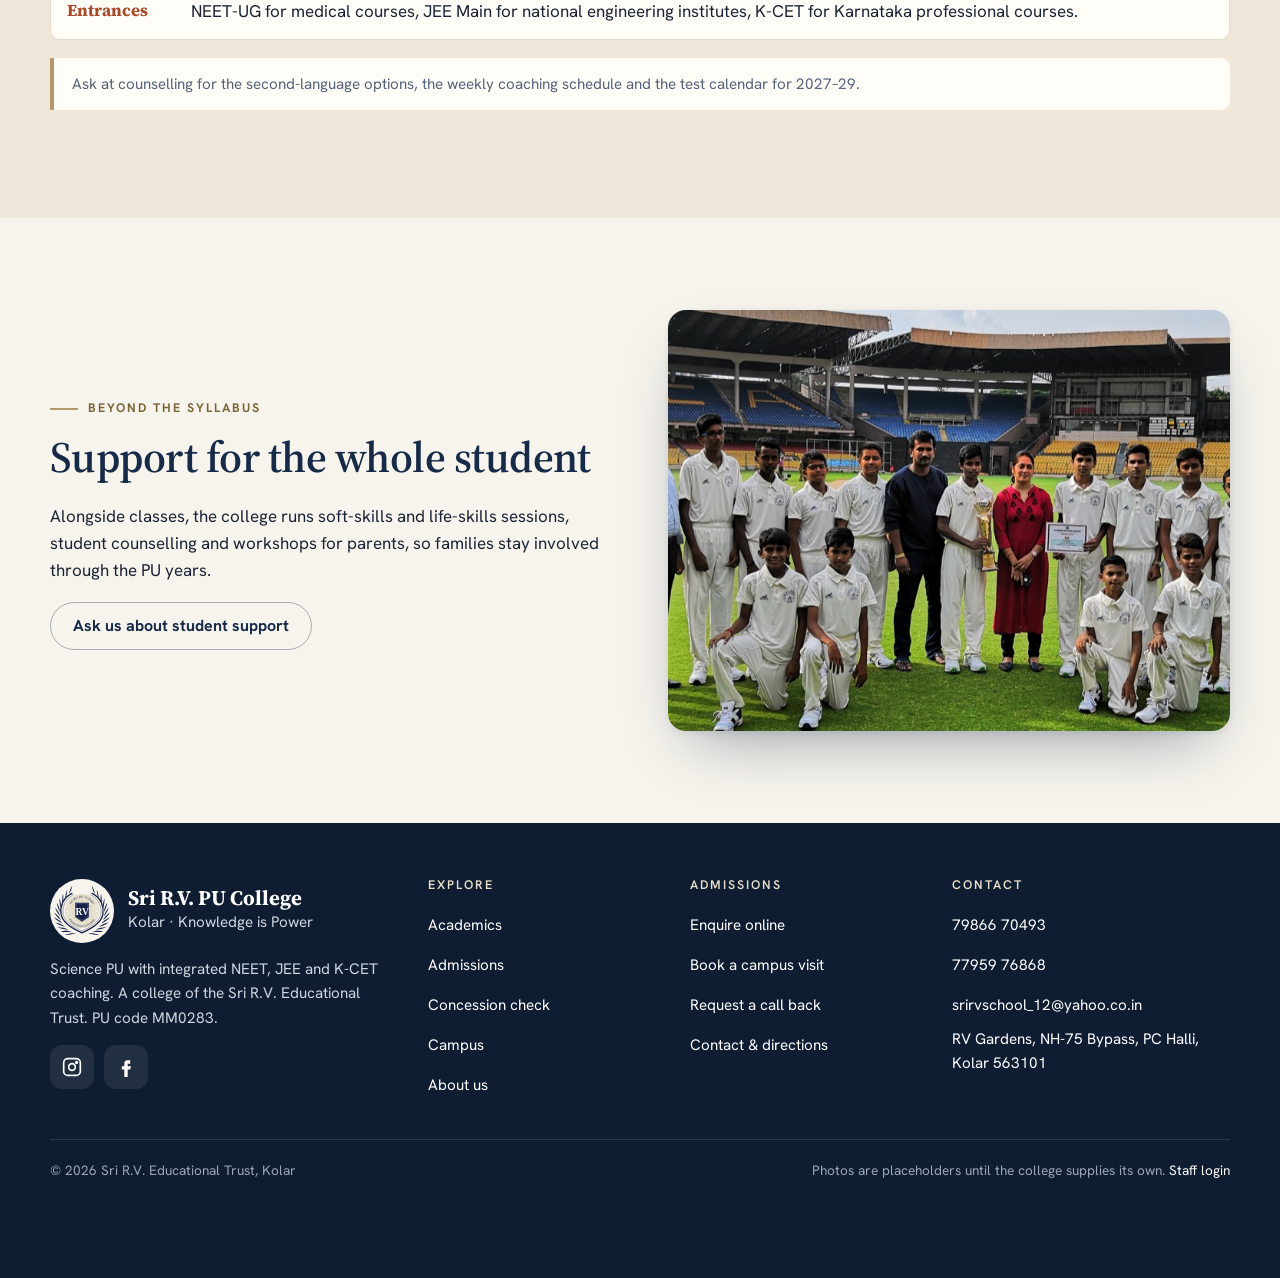
<file: website/academics.html>
<!doctype html>
<html lang="en-IN" class="no-js">
<head>
<meta charset="utf-8">
<meta name="viewport" content="width=device-width, initial-scale=1, viewport-fit=cover">
<title>Academics · PCMB & PCMC with NEET, JEE, K-CET · Sri R.V. PU College, Kolar</title>
<meta name="description" content="PCMB with NEET coaching and PCMC with JEE / K-CET coaching at Sri R.V. PU College, Kolar. Subjects, career paths and how the two PU years fit together.">
<link rel="canonical" href="https://srirvpucollege.com/academics.html">
<meta name="theme-color" content="#172b49">
<meta property="og:type" content="website">
<meta property="og:site_name" content="Sri R.V. PU College, Kolar">
<meta property="og:title" content="Academics · PCMB & PCMC with NEET, JEE, K-CET · Sri R.V. PU College, Kolar">
<meta property="og:description" content="PCMB with NEET coaching and PCMC with JEE / K-CET coaching at Sri R.V. PU College, Kolar. Subjects, career paths and how the two PU years fit together.">
<meta property="og:url" content="https://srirvpucollege.com/academics.html">
<meta property="og:image" content="https://srirvpucollege.com/assets/img/og.jpg">
<meta property="og:locale" content="en_IN">
<meta name="twitter:card" content="summary_large_image">
<link rel="icon" href="assets/favicon.svg" type="image/svg+xml">
<link rel="icon" href="assets/favicon-32.png" sizes="32x32" type="image/png">
<link rel="apple-touch-icon" href="assets/apple-touch-icon.png">
<link rel="preload" href="assets/fonts/serif.woff2" as="font" type="font/woff2" crossorigin>
<link rel="preload" href="assets/fonts/sans.woff2" as="font" type="font/woff2" crossorigin>
<link rel="stylesheet" href="assets/site.css?v=1792984249">
<script type="application/ld+json">{"@context": "https://schema.org", "@type": "EducationalOrganization", "name": "Sri R.V. PU College", "alternateName": ["Sri R.V. Pre-University College", "Sri RV PU College Kolar"], "url": "https://srirvpucollege.com/", "logo": "https://srirvpucollege.com/assets/crest.svg", "image": "https://srirvpucollege.com/assets/img/og.jpg", "description": "Science PU college in Kolar offering PCMB and PCMC with integrated NEET, JEE and K-CET coaching.", "telephone": ["+91-79866-70493", "+91-77959-76868", "+91-91411-96063", "+91-89713-16868"], "email": "srirvschool_12@yahoo.co.in", "address": {"@type": "PostalAddress", "streetAddress": "RV Gardens, NH-75 Bypass, PC Halli", "addressLocality": "Kolar", "addressRegion": "Karnataka", "postalCode": "563101", "addressCountry": "IN"}, "geo": {"@type": "GeoCoordinates", "latitude": 13.119963, "longitude": 78.1308761}, "hasMap": "https://maps.google.com/?cid=14675288093548612363", "parentOrganization": {"@type": "Organization", "name": "Sri R.V. Educational Trust"}, "sameAs": ["https://www.instagram.com/sri.r.v.school_and_pucollege/", "https://www.facebook.com/RVISKL"]}</script>
</head>
<body>
<a class="skip" href="#main">Skip to content</a>
<div class="announce" role="region" aria-label="Admissions announcement"><div class="container">
<span class="dot" aria-hidden="true"></span><span><b>Admissions open for 2027–29</b><span class="ann-more"> · PCMB &amp; PCMC with NEET / JEE / K-CET coaching</span></span>
<a href="admissions.html#enquire">Enquire&nbsp;→</a></div></div>
<header class="site-header"><div class="container">
<a class="brand" href="index.html" aria-label="Sri R.V. PU College, home"><img src="assets/crest.svg" alt="" width="52" height="52"><span class="bn">Sri R.V. PU College<small>Kolar · Science PU</small></span></a>
<nav class="nav" aria-label="Main"><a href="index.html">Home</a><a href="academics.html" aria-current="page">Academics</a><a href="admissions.html">Admissions</a><a href="campus.html">Campus</a><a href="about.html">About</a><a href="contact.html">Contact</a></nav>
<div class="head-cta"><a class="btn outline" data-tel="admissions" href="tel:+917986670493"><svg viewBox="0 0 24 24" fill="none" stroke="currentColor" stroke-width="2" stroke-linecap="round" stroke-linejoin="round" aria-hidden="true"><path d="M22 16.9v3a2 2 0 0 1-2.2 2 19.8 19.8 0 0 1-8.6-3.1 19.5 19.5 0 0 1-6-6A19.8 19.8 0 0 1 2.1 4.2 2 2 0 0 1 4.1 2h3a2 2 0 0 1 2 1.7c.1.9.4 1.8.7 2.7a2 2 0 0 1-.5 2.1L8 9.8a16 16 0 0 0 6 6l1.3-1.3a2 2 0 0 1 2.1-.4c.9.3 1.8.6 2.7.7a2 2 0 0 1 1.7 2z"/></svg><span>79866 70493</span></a><a class="btn primary" href="admissions.html#enquire">Enquire</a></div>
<button class="menu-btn" type="button" data-open-nav aria-controls="mobile-nav" aria-expanded="false" aria-label="Open menu"><svg viewBox="0 0 24 24" fill="none" stroke="currentColor" stroke-width="2" stroke-linecap="round" aria-hidden="true"><path d="M4 7h16M4 12h16M4 17h16"/></svg></button>
</div></header>
<div class="mobile-nav" id="mobile-nav"><div class="panel" role="dialog" aria-modal="true" aria-label="Menu">
<div class="top"><a class="brand" href="index.html"><img src="assets/crest.svg" alt="" width="44" height="44"><span class="bn">Sri R.V. PU College</span></a><button class="menu-btn" type="button" data-close-nav aria-label="Close menu">✕</button></div>
<nav aria-label="Mobile"><a class="item" href="index.html">Home</a><a class="item" href="academics.html" aria-current="page">Academics</a><a class="item" href="admissions.html">Admissions</a><a class="item" href="campus.html">Campus</a><a class="item" href="about.html">About</a><a class="item" href="contact.html">Contact</a></nav>
<div class="cta"><a class="btn primary block" href="admissions.html#enquire">Enquire for 2027–29</a><a class="btn outline block" data-tel="admissions" href="tel:+917986670493"><svg viewBox="0 0 24 24" fill="none" stroke="currentColor" stroke-width="2" stroke-linecap="round" stroke-linejoin="round" aria-hidden="true"><path d="M22 16.9v3a2 2 0 0 1-2.2 2 19.8 19.8 0 0 1-8.6-3.1 19.5 19.5 0 0 1-6-6A19.8 19.8 0 0 1 2.1 4.2 2 2 0 0 1 4.1 2h3a2 2 0 0 1 2 1.7c.1.9.4 1.8.7 2.7a2 2 0 0 1-.5 2.1L8 9.8a16 16 0 0 0 6 6l1.3-1.3a2 2 0 0 1 2.1-.4c.9.3 1.8.6 2.7.7a2 2 0 0 1 1.7 2z"/></svg>Call admissions</a><a class="btn wa block" data-wa href="#"><svg viewBox="0 0 24 24" fill="currentColor" aria-hidden="true"><path d="M12 2a10 10 0 0 0-8.6 15.1L2 22l5-1.3A10 10 0 1 0 12 2zm0 18.2c-1.6 0-3.1-.4-4.4-1.2l-.3-.2-3 .8.8-2.9-.2-.3A8.2 8.2 0 1 1 12 20.2zm4.5-6.1c-.2-.1-1.5-.7-1.7-.8-.2-.1-.4-.1-.6.1l-.8 1c-.1.2-.3.2-.5.1a6.7 6.7 0 0 1-3.3-2.9c-.3-.4.2-.4.7-1.4.1-.2 0-.3 0-.4l-.8-1.8c-.2-.5-.4-.4-.6-.4h-.5a1 1 0 0 0-.7.3 3 3 0 0 0-.9 2.2c0 1.3.9 2.5 1 2.7.1.2 1.8 2.8 4.4 3.9 1.6.7 2.3.8 3.1.6.5-.1 1.5-.6 1.7-1.2.2-.6.2-1.1.2-1.2-.1-.1-.3-.2-.5-.3z"/></svg>WhatsApp us</a></div>
</div></div>
<main id="main">
<section class="page-hero"><div class="bg"><img src="assets/img/courtyard.jpg" alt="" width="1400" height="789"></div><div class="container">
<div class="crumbs"><a href="index.html">Home</a> / Academics</div>
<span class="eyebrow">Academics</span><h1>Science PU, with entrance coaching in the same college</h1><p class="lede">Two years of the Karnataka PU course in PCMB or PCMC, with integrated preparation for NEET, JEE and K-CET.</p></div></section>
<section class="section"><div class="container">
<div class="sec-head"><div><span class="eyebrow">Combinations</span><h2>Choose PCMB or PCMC</h2></div></div>

<div class="grid c2">
<article class="card prog reveal"><div class="ph"><img src="assets/img/facade-side.jpg" alt="The PU building with its terracotta lattice facade" width="1200" height="676" loading="lazy" decoding="async"></div>
<div class="body"><span class="tag">With NEET coaching</span><div class="code">PCMB</div>
<ul class="subjects"><li>Physics</li><li>Chemistry</li><li>Mathematics</li><li>Biology</li></ul>
<p class="for">For students aiming at medicine (MBBS, BDS, AYUSH), pharmacy, nursing, agriculture and the life sciences. Mathematics stays in, so engineering remains open too.</p>
<div class="foot"><a class="linkarrow" href="academics.html#pcmb">Subjects and coaching</a><a class="btn primary" href="admissions.html#enquire">Enquire</a></div></div></article>
<article class="card prog reveal"><div class="ph"><img src="assets/img/courtyard.jpg" alt="The landscaped inner courtyard of the PU building" width="1200" height="675" loading="lazy" decoding="async"></div>
<div class="body"><span class="tag">With JEE / K-CET coaching</span><div class="code">PCMC</div>
<ul class="subjects"><li>Physics</li><li>Chemistry</li><li>Mathematics</li><li>Computer Science</li></ul>
<p class="for">For students heading for engineering, computer science and technology courses through JEE Main and K-CET.</p>
<div class="foot"><a class="linkarrow" href="academics.html#pcmc">Subjects and coaching</a><a class="btn primary" href="admissions.html#enquire">Enquire</a></div></div></article>
</div>
</div></section>

<section class="section cream" id="pcmb"><div class="container split">
<div class="reveal"><span class="eyebrow">PCMB · with NEET coaching</span><h2>For future doctors and life scientists</h2>
<p>PCMB keeps both Biology and Mathematics, so your child can prepare for NEET-UG while keeping engineering and other science courses open through K-CET.</p>
<ul class="ticks"><li>Part I: English and a second language</li><li>Part II: Physics, Chemistry, Mathematics, Biology</li><li>Entrance focus: NEET-UG and K-CET</li><li>Leads to MBBS, BDS, AYUSH, veterinary, pharmacy, nursing, agriculture, B.Sc. and engineering</li></ul>
<a class="btn primary" href="admissions.html#enquire">Enquire for PCMB</a></div>
<div class="photo-stack reveal"><img src="assets/img/terrace.jpg" alt="A sunlit terrace inside the PU building" width="1400" height="760" loading="lazy" decoding="async"></div>
</div></section>

<section class="section" id="pcmc"><div class="container split rev">
<div class="reveal"><span class="eyebrow">PCMC · with JEE / K-CET coaching</span><h2>For future engineers and technologists</h2>
<p>PCMC pairs Mathematics with Computer Science, the natural route to engineering through JEE Main and K-CET.</p>
<ul class="ticks"><li>Part I: English and a second language</li><li>Part II: Physics, Chemistry, Mathematics, Computer Science</li><li>Entrance focus: JEE Main and K-CET</li><li>Leads to B.E./B.Tech., computer science, data science, B.Sc. and B.C.A.</li></ul>
<a class="btn primary" href="admissions.html#enquire">Enquire for PCMC</a></div>
<div class="photo-stack reveal"><img src="assets/img/courtyard.jpg" alt="The courtyard and walkways of the PU building" width="1200" height="675" loading="lazy" decoding="async"></div>
</div></section>

<section class="section cream"><div class="container">
<div class="sec-head"><div><span class="eyebrow">The two years</span><h2>How the PU years fit together</h2></div></div>
<ol class="pathway">
<li class="reveal"><b>I PUC</b><span>Foundations of the board syllabus with entrance-oriented practice from the start.</span></li>
<li class="reveal"><b>II PUC</b><span>Karnataka II PUC board examination (KSEAB), alongside revision for the entrance exams.</span></li>
<li class="reveal"><b>Entrances</b><span>NEET-UG for medical courses, JEE Main for national engineering institutes, K-CET for Karnataka professional courses.</span></li>
</ol>
<p class="note-box" style="margin-top:18px">Ask at counselling for the second-language options, the weekly coaching schedule and the test calendar for 2027–29.</p>
</div></section>

<section class="section"><div class="container split">
<div class="reveal"><span class="eyebrow">Beyond the syllabus</span><h2>Support for the whole student</h2>
<p>Alongside classes, the college runs soft-skills and life-skills sessions, student counselling and workshops for parents, so families stay involved through the PU years.</p>
<a class="btn outline" href="#" data-modal="callback-modal">Ask us about student support</a></div>
<div class="photo-stack reveal"><img src="assets/img/cricket.jpg" alt="A Sri R.V. cricket team with coaches at a stadium" width="1300" height="549" loading="lazy" decoding="async"></div>
</div></section>

</main>
<footer class="site-footer"><div class="container">
<div class="foot-grid">
<div><div class="foot-brand"><span class="crest-wrap"><img src="assets/crest.svg" alt="" width="58" height="58" loading="lazy"></span><div><b>Sri R.V. PU College</b><span>Kolar · Knowledge is Power</span></div></div>
<p>Science PU with integrated NEET, JEE and K-CET coaching. A college of the Sri R.V. Educational Trust. PU code MM0283.</p>
<div class="socials"><a data-social="instagram" href="#" aria-label="Instagram"><svg viewBox="0 0 24 24" fill="none" stroke="currentColor" stroke-width="2" aria-hidden="true"><rect x="2" y="2" width="20" height="20" rx="5"/><circle cx="12" cy="12" r="4"/><circle cx="17.5" cy="6.5" r="1" fill="currentColor"/></svg></a><a data-social="facebook" href="#" aria-label="Facebook"><svg viewBox="0 0 24 24" fill="currentColor" aria-hidden="true"><path d="M14 8h3V4h-3a4 4 0 0 0-4 4v3H7v4h3v9h4v-9h3l1-4h-4V8.5c0-.3.2-.5.5-.5z"/></svg></a></div></div>
<div><h4>Explore</h4><ul><li><a href="academics.html">Academics</a></li><li><a href="admissions.html">Admissions</a></li><li><a href="admissions.html#concession">Concession check</a></li><li><a href="campus.html">Campus</a></li><li><a href="about.html">About us</a></li></ul></div>
<div><h4>Admissions</h4><ul><li><a href="admissions.html#enquire">Enquire online</a></li><li><a href="#" data-modal="visit-modal">Book a campus visit</a></li><li><a href="#" data-modal="callback-modal">Request a call back</a></li><li><a href="contact.html">Contact &amp; directions</a></li></ul></div>
<div><h4>Contact</h4><ul>
<li><a data-tel="admissions" data-tel-text href="tel:+917986670493">79866 70493</a></li>
<li><a data-tel="admissions2" data-tel-text href="tel:+917795976868">77959 76868</a></li>
<li><a data-mail data-mail-text href="mailto:srirvschool_12@yahoo.co.in">srirvschool_12@yahoo.co.in</a></li>
<li><a data-maps="mapsUrl" href="https://maps.google.com/?cid=14675288093548612363">RV Gardens, NH-75 Bypass, PC Halli, Kolar 563101</a></li></ul></div>
</div>
<div class="foot-bottom"><span>© <span data-year>2026</span> Sri R.V. Educational Trust, Kolar</span><span>Photos are placeholders until the college supplies its own. <a href="https://admissionportal.srirvpucollege.com" data-staff>Staff login</a></span></div>
</div></footer>

<!-- Bottom-left enquiry slide-in (opens after ~20 s or 40% scroll; dismissal remembered for 3 days) -->
<aside class="slidein" id="slidein" aria-hidden="true" aria-labelledby="slide-title">
<div class="lead-card">
<div class="top"><div><span class="badge">Admissions open · 2027–29</span><h3 id="slide-title">Get a call from our admissions team</h3></div>
<div class="tools"><button type="button" data-slide-min aria-label="Minimise">–</button><button type="button" data-slide-close aria-label="Close and do not show again">✕</button></div></div>
<p class="sub" style="color:var(--muted);font-size:.9rem;margin:4px 0 10px">Fees, concessions and coaching details for your child, explained on one call.</p>
<form data-lead data-channel="popup">
<div class="field"><label for="pop-name">Student's name</label><input type="text" id="pop-name" name="student_name" autocomplete="name" maxlength="100" placeholder="As on the 10th marks card" required></div>
<div class="field"><label for="pop-mob">Parent's mobile number</label><div class="tel-wrap"><span class="cc" aria-hidden="true">+91</span><input type="tel" id="pop-mob" name="mobile" inputmode="numeric" autocomplete="tel-national" maxlength="16" placeholder="98450 12345" required></div></div>
<fieldset class="seg field"><legend>Combination <span class="opt">(optional)</span></legend>
<label><input type="radio" name="stream" value="PCMB"><span>PCMB<small>+ NEET</small></span></label>
<label><input type="radio" name="stream" value="PCMC"><span>PCMC<small>+ JEE / K-CET</small></span></label>
<label><input type="radio" name="stream" value=""><span>Not sure<small>help me</small></span></label></fieldset>
<button class="btn primary block" type="submit">Request a call</button>
<p class="consent">We will only use this number to talk to you about admissions. No spam.</p>
<div class="form-status"></div>
</form></div></aside>
<div class="pill" id="slide-pill"><button type="button" class="open-pill">Admissions open 2027 – Enquire</button><button type="button" class="x" aria-label="Hide admissions reminder">✕</button></div>

<!-- Mobile sticky bar -->
<nav class="mbar" aria-label="Quick contact">
<a data-tel="admissions" href="tel:+917986670493"><svg viewBox="0 0 24 24" fill="none" stroke="currentColor" stroke-width="2" stroke-linecap="round" stroke-linejoin="round" aria-hidden="true"><path d="M22 16.9v3a2 2 0 0 1-2.2 2 19.8 19.8 0 0 1-8.6-3.1 19.5 19.5 0 0 1-6-6A19.8 19.8 0 0 1 2.1 4.2 2 2 0 0 1 4.1 2h3a2 2 0 0 1 2 1.7c.1.9.4 1.8.7 2.7a2 2 0 0 1-.5 2.1L8 9.8a16 16 0 0 0 6 6l1.3-1.3a2 2 0 0 1 2.1-.4c.9.3 1.8.6 2.7.7a2 2 0 0 1 1.7 2z"/></svg>Call</a>
<a class="wa" data-wa href="#"><svg viewBox="0 0 24 24" fill="currentColor" aria-hidden="true"><path d="M12 2a10 10 0 0 0-8.6 15.1L2 22l5-1.3A10 10 0 1 0 12 2zm0 18.2c-1.6 0-3.1-.4-4.4-1.2l-.3-.2-3 .8.8-2.9-.2-.3A8.2 8.2 0 1 1 12 20.2zm4.5-6.1c-.2-.1-1.5-.7-1.7-.8-.2-.1-.4-.1-.6.1l-.8 1c-.1.2-.3.2-.5.1a6.7 6.7 0 0 1-3.3-2.9c-.3-.4.2-.4.7-1.4.1-.2 0-.3 0-.4l-.8-1.8c-.2-.5-.4-.4-.6-.4h-.5a1 1 0 0 0-.7.3 3 3 0 0 0-.9 2.2c0 1.3.9 2.5 1 2.7.1.2 1.8 2.8 4.4 3.9 1.6.7 2.3.8 3.1.6.5-.1 1.5-.6 1.7-1.2.2-.6.2-1.1.2-1.2-.1-.1-.3-.2-.5-.3z"/></svg>WhatsApp</a>
<button type="button" class="enq" data-open-slide="#none"><svg viewBox="0 0 24 24" fill="none" stroke="currentColor" stroke-width="2" stroke-linecap="round" stroke-linejoin="round" aria-hidden="true"><path d="M12 20h9"/><path d="M16.5 3.5a2.1 2.1 0 0 1 3 3L7 19l-4 1 1-4z"/></svg>Enquire</button>
</nav>
<!-- Desktop WhatsApp button -->
<a class="wa-float" data-wa href="#" aria-label="Chat with admissions on WhatsApp"><svg viewBox="0 0 24 24" fill="currentColor" aria-hidden="true"><path d="M12 2a10 10 0 0 0-8.6 15.1L2 22l5-1.3A10 10 0 1 0 12 2zm0 18.2c-1.6 0-3.1-.4-4.4-1.2l-.3-.2-3 .8.8-2.9-.2-.3A8.2 8.2 0 1 1 12 20.2zm4.5-6.1c-.2-.1-1.5-.7-1.7-.8-.2-.1-.4-.1-.6.1l-.8 1c-.1.2-.3.2-.5.1a6.7 6.7 0 0 1-3.3-2.9c-.3-.4.2-.4.7-1.4.1-.2 0-.3 0-.4l-.8-1.8c-.2-.5-.4-.4-.6-.4h-.5a1 1 0 0 0-.7.3 3 3 0 0 0-.9 2.2c0 1.3.9 2.5 1 2.7.1.2 1.8 2.8 4.4 3.9 1.6.7 2.3.8 3.1.6.5-.1 1.5-.6 1.7-1.2.2-.6.2-1.1.2-1.2-.1-.1-.3-.2-.5-.3z"/></svg><span>WhatsApp</span></a>

<!-- Book a campus visit -->
<div class="modal" id="visit-modal" role="dialog" aria-modal="true" aria-labelledby="visit-title"><div class="lead-card">
<button class="close" type="button" data-close-modal aria-label="Close">✕</button>
<h3 id="visit-title">Book a campus visit</h3><p class="sub">See the classrooms and labs, and meet a counsellor. We will call to confirm the time.</p>
<form data-lead data-channel="visit">
<div class="field"><label for="vis-name">Student's name</label><input type="text" id="vis-name" name="student_name" autocomplete="name" maxlength="100" placeholder="As on the 10th marks card" required></div>
<div class="field"><label for="vis-mob">Parent's mobile number</label><div class="tel-wrap"><span class="cc" aria-hidden="true">+91</span><input type="tel" id="vis-mob" name="mobile" inputmode="numeric" autocomplete="tel-national" maxlength="16" placeholder="98450 12345" required></div></div>
<div class="field"><label for="vis-date">Preferred date</label><input type="date" id="vis-date" name="visit_date" data-min-today required></div>
<div class="field"><label for="vis-time">Preferred time <span class="opt">(optional)</span></label><select id="vis-time" name="preferred_time"><option value="">Any time</option><option>Morning (10 am – 12 pm)</option><option>Afternoon (12 – 3 pm)</option><option>Evening (3 – 5 pm)</option></select></div>
<button class="btn primary block" type="submit">Request visit</button><p class="consent">We will only use this number to talk to you about admissions. No spam.</p><div class="form-status"></div>
</form></div></div>

<!-- Request a call back -->
<div class="modal" id="callback-modal" role="dialog" aria-modal="true" aria-labelledby="cb-title"><div class="lead-card">
<button class="close" type="button" data-close-modal aria-label="Close">✕</button>
<h3 id="cb-title">Request a call back</h3><p class="sub">Tell us when it suits you. A counsellor will call.</p>
<form data-lead data-channel="callback">
<div class="field"><label for="cb-name">Student's name</label><input type="text" id="cb-name" name="student_name" autocomplete="name" maxlength="100" placeholder="As on the 10th marks card" required></div>
<div class="field"><label for="cb-mob">Parent's mobile number</label><div class="tel-wrap"><span class="cc" aria-hidden="true">+91</span><input type="tel" id="cb-mob" name="mobile" inputmode="numeric" autocomplete="tel-national" maxlength="16" placeholder="98450 12345" required></div></div>
<div class="field"><label for="cb-time">Best time to call</label><select id="cb-time" name="preferred_time"><option value="">Any time today</option><option>Morning (9 am – 12 pm)</option><option>Afternoon (12 – 4 pm)</option><option>Evening (4 – 7 pm)</option></select></div>
<button class="btn primary block" type="submit">Call me back</button><p class="consent">We will only use this number to talk to you about admissions. No spam.</p><div class="form-status"></div>
</form></div></div>

<!-- Exit intent (desktop only, once per visit) -->
<div class="modal" id="exit-modal" role="dialog" aria-modal="true" aria-labelledby="exit-title"><div class="lead-card">
<button class="close" type="button" data-close-modal aria-label="Close">✕</button>
<span class="badge" style="display:inline-flex;font-size:.72rem;font-weight:800;letter-spacing:.1em;text-transform:uppercase;color:var(--terra);background:var(--terra-soft);padding:4px 9px;border-radius:999px;margin-bottom:8px">Before you go</span>
<h3 id="exit-title">Get the brochure and concession details on WhatsApp</h3><p class="sub">Leave your number and our admissions team will send the details for 2027–29.</p>
<form data-lead data-channel="exit" data-extra-message="Asked for the brochure and concession details on WhatsApp.">
<div class="field"><label for="ex-name">Student's name</label><input type="text" id="ex-name" name="student_name" autocomplete="name" maxlength="100" placeholder="As on the 10th marks card" required></div>
<div class="field"><label for="ex-mob">WhatsApp number</label><div class="tel-wrap"><span class="cc" aria-hidden="true">+91</span><input type="tel" id="ex-mob" name="mobile" inputmode="numeric" autocomplete="tel-national" maxlength="16" placeholder="98450 12345" required></div></div>
<button class="btn primary block" type="submit">Send me the details</button><p class="consent">We will only use this number to talk to you about admissions. No spam.</p><div class="form-status"></div>
</form></div></div>
<script src="assets/config.js?v=1792984249"></script>
<script src="assets/site.js?v=1792984249" defer></script>
</body>
</html>
</file>
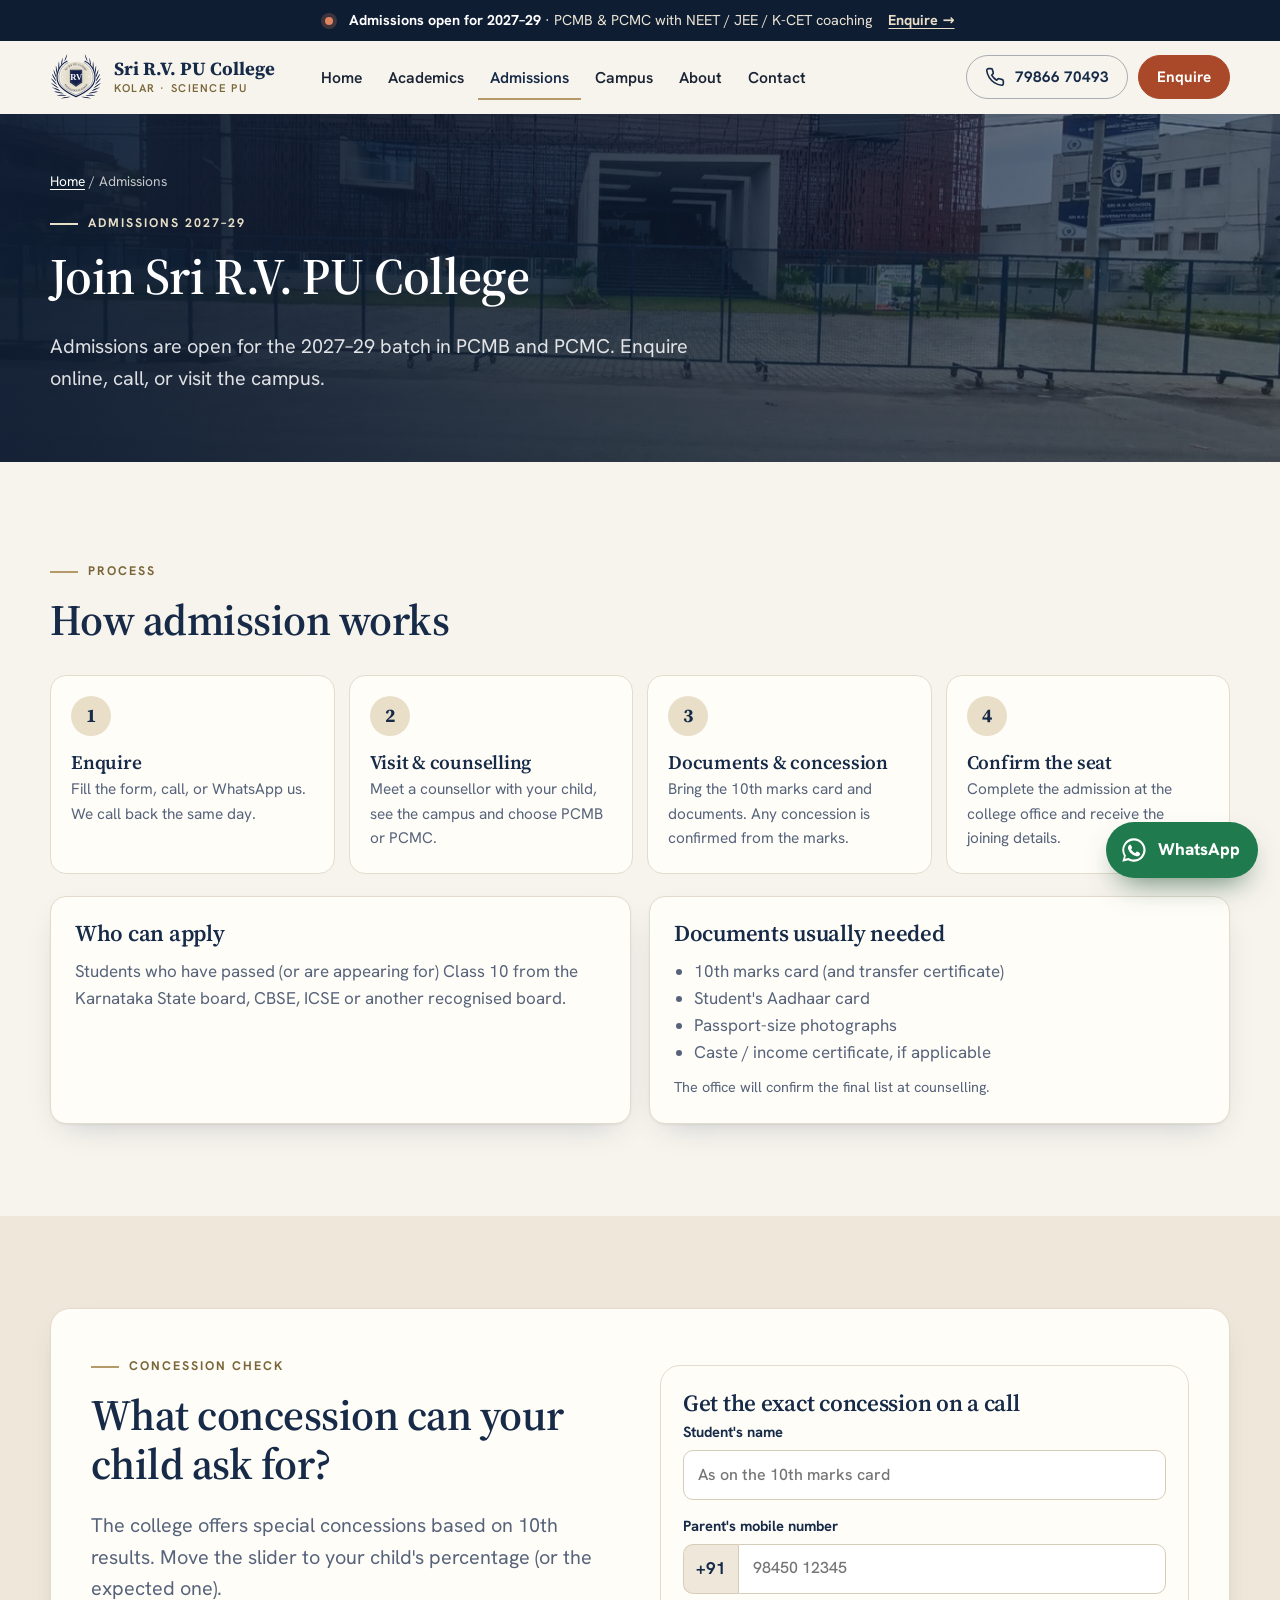
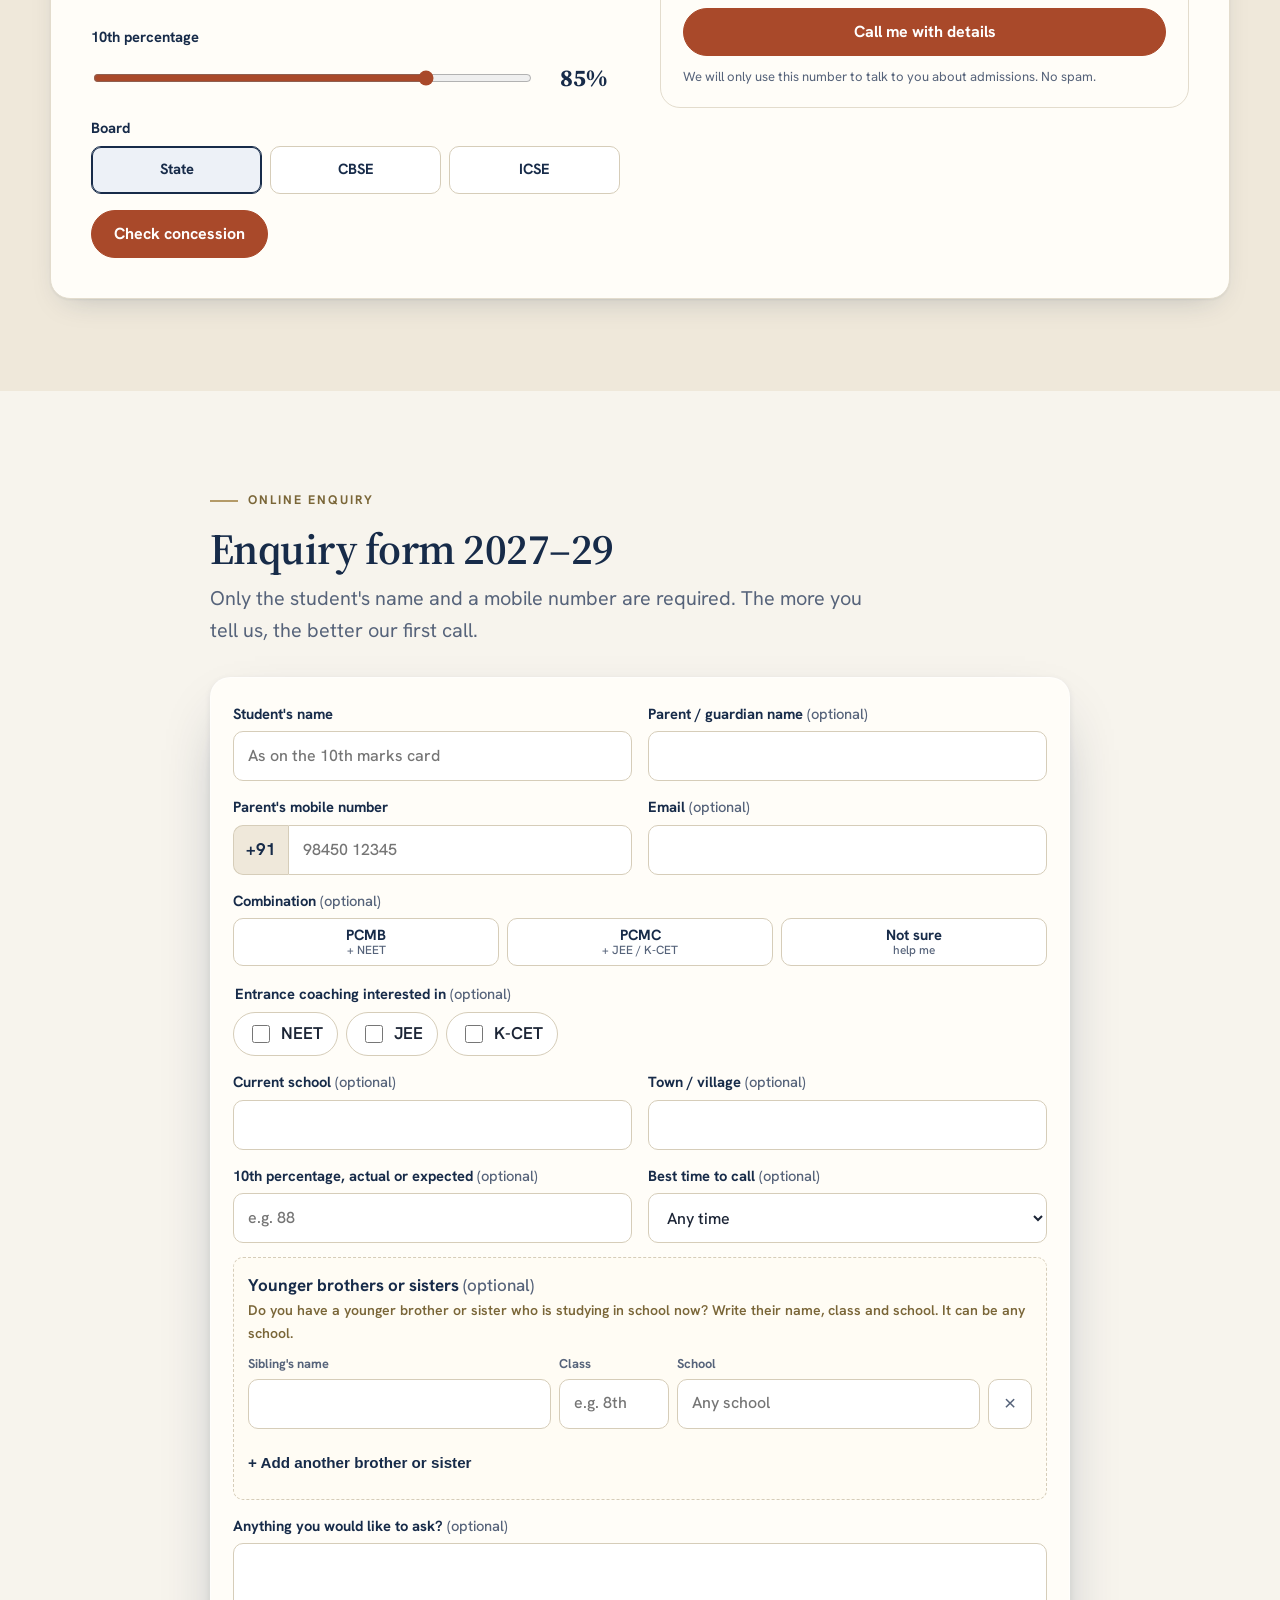
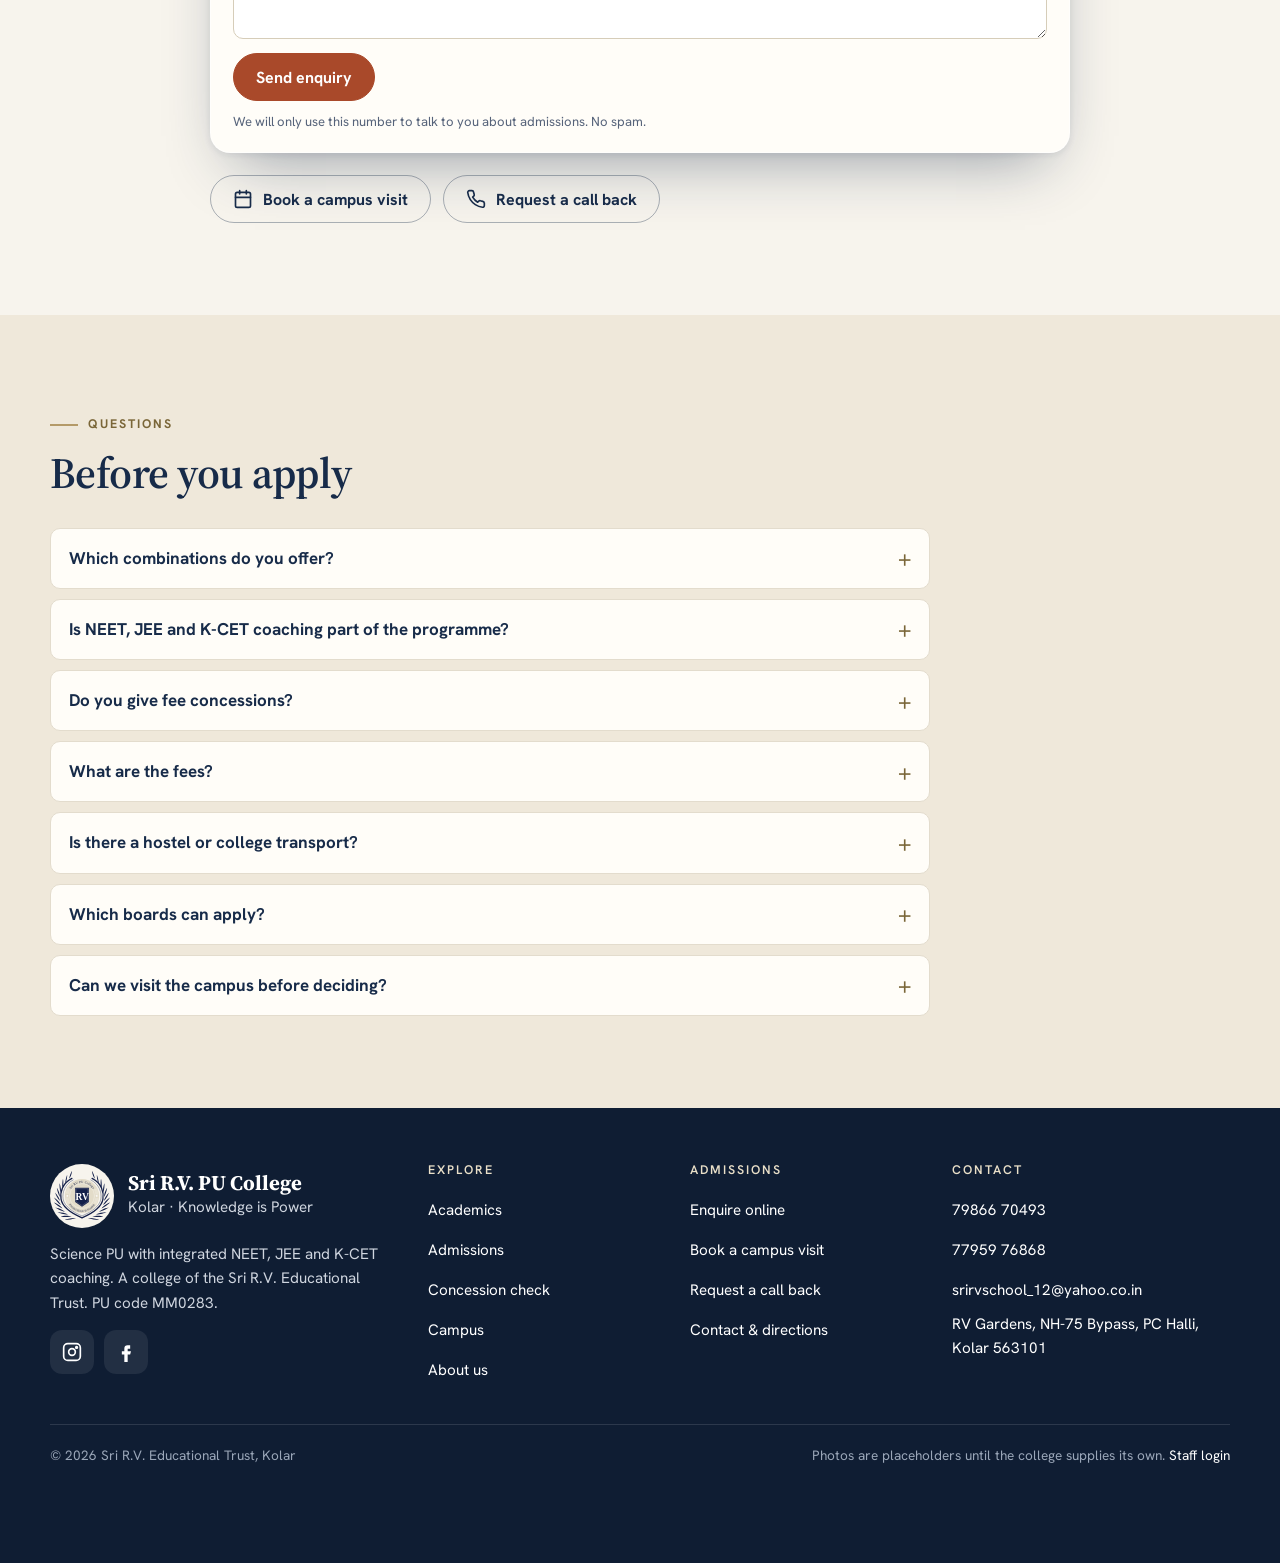
<file: website/admissions.html>
<!doctype html>
<html lang="en-IN" class="no-js">
<head>
<meta charset="utf-8">
<meta name="viewport" content="width=device-width, initial-scale=1, viewport-fit=cover">
<title>Admissions 2027–29 · Enquiry, concessions & visits · Sri R.V. PU College, Kolar</title>
<meta name="description" content="Apply to Sri R.V. PU College, Kolar for 2027–29. Admission steps, documents, a 10th-marks concession check and the online enquiry form.">
<link rel="canonical" href="https://srirvpucollege.com/admissions.html">
<meta name="theme-color" content="#172b49">
<meta property="og:type" content="website">
<meta property="og:site_name" content="Sri R.V. PU College, Kolar">
<meta property="og:title" content="Admissions 2027–29 · Enquiry, concessions & visits · Sri R.V. PU College, Kolar">
<meta property="og:description" content="Apply to Sri R.V. PU College, Kolar for 2027–29. Admission steps, documents, a 10th-marks concession check and the online enquiry form.">
<meta property="og:url" content="https://srirvpucollege.com/admissions.html">
<meta property="og:image" content="https://srirvpucollege.com/assets/img/og.jpg">
<meta property="og:locale" content="en_IN">
<meta name="twitter:card" content="summary_large_image">
<link rel="icon" href="assets/favicon.svg" type="image/svg+xml">
<link rel="icon" href="assets/favicon-32.png" sizes="32x32" type="image/png">
<link rel="apple-touch-icon" href="assets/apple-touch-icon.png">
<link rel="preload" href="assets/fonts/serif.woff2" as="font" type="font/woff2" crossorigin>
<link rel="preload" href="assets/fonts/sans.woff2" as="font" type="font/woff2" crossorigin>
<link rel="stylesheet" href="assets/site.css?v=1792984249">
<script type="application/ld+json">{"@context": "https://schema.org", "@type": "EducationalOrganization", "name": "Sri R.V. PU College", "alternateName": ["Sri R.V. Pre-University College", "Sri RV PU College Kolar"], "url": "https://srirvpucollege.com/", "logo": "https://srirvpucollege.com/assets/crest.svg", "image": "https://srirvpucollege.com/assets/img/og.jpg", "description": "Science PU college in Kolar offering PCMB and PCMC with integrated NEET, JEE and K-CET coaching.", "telephone": ["+91-79866-70493", "+91-77959-76868", "+91-91411-96063", "+91-89713-16868"], "email": "srirvschool_12@yahoo.co.in", "address": {"@type": "PostalAddress", "streetAddress": "RV Gardens, NH-75 Bypass, PC Halli", "addressLocality": "Kolar", "addressRegion": "Karnataka", "postalCode": "563101", "addressCountry": "IN"}, "geo": {"@type": "GeoCoordinates", "latitude": 13.119963, "longitude": 78.1308761}, "hasMap": "https://maps.google.com/?cid=14675288093548612363", "parentOrganization": {"@type": "Organization", "name": "Sri R.V. Educational Trust"}, "sameAs": ["https://www.instagram.com/sri.r.v.school_and_pucollege/", "https://www.facebook.com/RVISKL"]}</script>
</head>
<body>
<a class="skip" href="#main">Skip to content</a>
<div class="announce" role="region" aria-label="Admissions announcement"><div class="container">
<span class="dot" aria-hidden="true"></span><span><b>Admissions open for 2027–29</b><span class="ann-more"> · PCMB &amp; PCMC with NEET / JEE / K-CET coaching</span></span>
<a href="admissions.html#enquire">Enquire&nbsp;→</a></div></div>
<header class="site-header"><div class="container">
<a class="brand" href="index.html" aria-label="Sri R.V. PU College, home"><img src="assets/crest.svg" alt="" width="52" height="52"><span class="bn">Sri R.V. PU College<small>Kolar · Science PU</small></span></a>
<nav class="nav" aria-label="Main"><a href="index.html">Home</a><a href="academics.html">Academics</a><a href="admissions.html" aria-current="page">Admissions</a><a href="campus.html">Campus</a><a href="about.html">About</a><a href="contact.html">Contact</a></nav>
<div class="head-cta"><a class="btn outline" data-tel="admissions" href="tel:+917986670493"><svg viewBox="0 0 24 24" fill="none" stroke="currentColor" stroke-width="2" stroke-linecap="round" stroke-linejoin="round" aria-hidden="true"><path d="M22 16.9v3a2 2 0 0 1-2.2 2 19.8 19.8 0 0 1-8.6-3.1 19.5 19.5 0 0 1-6-6A19.8 19.8 0 0 1 2.1 4.2 2 2 0 0 1 4.1 2h3a2 2 0 0 1 2 1.7c.1.9.4 1.8.7 2.7a2 2 0 0 1-.5 2.1L8 9.8a16 16 0 0 0 6 6l1.3-1.3a2 2 0 0 1 2.1-.4c.9.3 1.8.6 2.7.7a2 2 0 0 1 1.7 2z"/></svg><span>79866 70493</span></a><a class="btn primary" href="admissions.html#enquire">Enquire</a></div>
<button class="menu-btn" type="button" data-open-nav aria-controls="mobile-nav" aria-expanded="false" aria-label="Open menu"><svg viewBox="0 0 24 24" fill="none" stroke="currentColor" stroke-width="2" stroke-linecap="round" aria-hidden="true"><path d="M4 7h16M4 12h16M4 17h16"/></svg></button>
</div></header>
<div class="mobile-nav" id="mobile-nav"><div class="panel" role="dialog" aria-modal="true" aria-label="Menu">
<div class="top"><a class="brand" href="index.html"><img src="assets/crest.svg" alt="" width="44" height="44"><span class="bn">Sri R.V. PU College</span></a><button class="menu-btn" type="button" data-close-nav aria-label="Close menu">✕</button></div>
<nav aria-label="Mobile"><a class="item" href="index.html">Home</a><a class="item" href="academics.html">Academics</a><a class="item" href="admissions.html" aria-current="page">Admissions</a><a class="item" href="campus.html">Campus</a><a class="item" href="about.html">About</a><a class="item" href="contact.html">Contact</a></nav>
<div class="cta"><a class="btn primary block" href="admissions.html#enquire">Enquire for 2027–29</a><a class="btn outline block" data-tel="admissions" href="tel:+917986670493"><svg viewBox="0 0 24 24" fill="none" stroke="currentColor" stroke-width="2" stroke-linecap="round" stroke-linejoin="round" aria-hidden="true"><path d="M22 16.9v3a2 2 0 0 1-2.2 2 19.8 19.8 0 0 1-8.6-3.1 19.5 19.5 0 0 1-6-6A19.8 19.8 0 0 1 2.1 4.2 2 2 0 0 1 4.1 2h3a2 2 0 0 1 2 1.7c.1.9.4 1.8.7 2.7a2 2 0 0 1-.5 2.1L8 9.8a16 16 0 0 0 6 6l1.3-1.3a2 2 0 0 1 2.1-.4c.9.3 1.8.6 2.7.7a2 2 0 0 1 1.7 2z"/></svg>Call admissions</a><a class="btn wa block" data-wa href="#"><svg viewBox="0 0 24 24" fill="currentColor" aria-hidden="true"><path d="M12 2a10 10 0 0 0-8.6 15.1L2 22l5-1.3A10 10 0 1 0 12 2zm0 18.2c-1.6 0-3.1-.4-4.4-1.2l-.3-.2-3 .8.8-2.9-.2-.3A8.2 8.2 0 1 1 12 20.2zm4.5-6.1c-.2-.1-1.5-.7-1.7-.8-.2-.1-.4-.1-.6.1l-.8 1c-.1.2-.3.2-.5.1a6.7 6.7 0 0 1-3.3-2.9c-.3-.4.2-.4.7-1.4.1-.2 0-.3 0-.4l-.8-1.8c-.2-.5-.4-.4-.6-.4h-.5a1 1 0 0 0-.7.3 3 3 0 0 0-.9 2.2c0 1.3.9 2.5 1 2.7.1.2 1.8 2.8 4.4 3.9 1.6.7 2.3.8 3.1.6.5-.1 1.5-.6 1.7-1.2.2-.6.2-1.1.2-1.2-.1-.1-.3-.2-.5-.3z"/></svg>WhatsApp us</a></div>
</div></div>
<main id="main">
<section class="page-hero"><div class="bg"><img src="assets/img/facade-road.jpg" alt="" width="1400" height="789"></div><div class="container">
<div class="crumbs"><a href="index.html">Home</a> / Admissions</div>
<span class="eyebrow">Admissions 2027–29</span><h1>Join Sri R.V. PU College</h1><p class="lede">Admissions are open for the 2027–29 batch in PCMB and PCMC. Enquire online, call, or visit the campus.</p></div></section>
<section class="section"><div class="container">
<div class="sec-head"><div><span class="eyebrow">Process</span><h2>How admission works</h2></div></div>
<ol class="steps">
<li class="reveal"><h3>Enquire</h3><p>Fill the form, call, or WhatsApp us. We call back the same day.</p></li>
<li class="reveal"><h3>Visit &amp; counselling</h3><p>Meet a counsellor with your child, see the campus and choose PCMB or PCMC.</p></li>
<li class="reveal"><h3>Documents &amp; concession</h3><p>Bring the 10th marks card and documents. Any concession is confirmed from the marks.</p></li>
<li class="reveal"><h3>Confirm the seat</h3><p>Complete the admission at the college office and receive the joining details.</p></li>
</ol>
<div class="grid c2" style="margin-top:22px">
<div class="card reveal"><h3>Who can apply</h3><p class="muted">Students who have passed (or are appearing for) Class 10 from the Karnataka State board, CBSE, ICSE or another recognised board.</p></div>
<div class="card reveal"><h3>Documents usually needed</h3><ul class="muted" style="margin:0"><li>10th marks card (and transfer certificate)</li><li>Student's Aadhaar card</li><li>Passport-size photographs</li><li>Caste / income certificate, if applicable</li></ul><p class="small muted" style="margin:10px 0 0">The office will confirm the final list at counselling.</p></div>
</div></div></section>

<section class="section cream" id="concession"><div class="container">
<div class="concession reveal">
<div><span class="eyebrow">Concession check</span><h2>What concession can your child ask for?</h2>
<p class="lede">The college offers special concessions based on 10th results. Move the slider to your child's percentage (or the expected one).</p>
<form id="concession-form" novalidate>
<div class="field"><label for="pct">10th percentage</label><div class="range-row"><input type="range" id="pct" min="35" max="100" step="1" value="85" aria-describedby="pct-out"><output id="pct-out" for="pct">85%</output></div></div>
<fieldset class="seg field"><legend>Board</legend>
<label><input type="radio" name="board" value="State" checked><span>State</span></label><label><input type="radio" name="board" value="CBSE"><span>CBSE</span></label><label><input type="radio" name="board" value="ICSE"><span>ICSE</span></label></fieldset>
<button class="btn primary" type="submit">Check concession</button>
</form></div>
<div>
<div class="conc-result" id="conc-result" hidden tabindex="-1" aria-live="polite"><div class="big"></div><p class="txt" style="margin:0"></p></div>
<div class="lead-card" style="margin-top:16px;box-shadow:none;border:1px solid var(--line)">
<h3>Get the exact concession on a call</h3>
<form data-lead data-channel="enquiry-page" id="conc-lead">
<div class="field"><label for="cl-name">Student's name</label><input type="text" id="cl-name" name="student_name" autocomplete="name" maxlength="100" placeholder="As on the 10th marks card" required></div>
<div class="field"><label for="cl-mob">Parent's mobile number</label><div class="tel-wrap"><span class="cc" aria-hidden="true">+91</span><input type="tel" id="cl-mob" name="mobile" inputmode="numeric" autocomplete="tel-national" maxlength="16" placeholder="98450 12345" required></div></div>
<input type="hidden" name="m10_percent" value="">
<button class="btn primary block" type="submit">Call me with details</button><p class="consent">We will only use this number to talk to you about admissions. No spam.</p><div class="form-status"></div>
</form></div></div>
</div></div></section>

<section class="section" id="enquire"><div class="container" style="max-width:860px">
<div class="sec-head"><div><span class="eyebrow">Online enquiry</span><h2>Enquiry form 2027–29</h2><p class="lede">Only the student's name and a mobile number are required. The more you tell us, the better our first call.</p></div></div>
<div class="lead-card">
<p class="pulse" data-pulse aria-live="polite"></p>
<form data-lead data-channel="enquiry-page">
<div class="form-grid two">
<div class="field"><label for="enq-name">Student's name</label><input type="text" id="enq-name" name="student_name" autocomplete="name" maxlength="100" placeholder="As on the 10th marks card" required></div>
<div class="field"><label for="enq-parent">Parent / guardian name <span class="opt">(optional)</span></label><input type="text" id="enq-parent" name="parent_name" autocomplete="off" maxlength="100"></div>
<div class="field"><label for="enq-mob">Parent's mobile number</label><div class="tel-wrap"><span class="cc" aria-hidden="true">+91</span><input type="tel" id="enq-mob" name="mobile" inputmode="numeric" autocomplete="tel-national" maxlength="16" placeholder="98450 12345" required></div></div>
<div class="field"><label for="enq-email">Email <span class="opt">(optional)</span></label><input type="email" id="enq-email" name="email" autocomplete="email" maxlength="120"></div>
<div class="span2"><fieldset class="seg field"><legend>Combination <span class="opt">(optional)</span></legend>
<label><input type="radio" name="stream" value="PCMB"><span>PCMB<small>+ NEET</small></span></label>
<label><input type="radio" name="stream" value="PCMC"><span>PCMC<small>+ JEE / K-CET</small></span></label>
<label><input type="radio" name="stream" value=""><span>Not sure<small>help me</small></span></label></fieldset></div>
<fieldset class="field span2" style="border:0;padding:0;margin:0 0 14px"><legend class="lbl" style="font-weight:700;font-size:.92rem;color:var(--navy);margin-bottom:6px">Entrance coaching interested in <span class="opt">(optional)</span></legend>
<div class="checks"><label><input type="checkbox" name="coaching" value="NEET">NEET</label><label><input type="checkbox" name="coaching" value="JEE">JEE</label><label><input type="checkbox" name="coaching" value="CET">K-CET</label></div></fieldset>
<div class="field"><label for="enq-school">Current school <span class="opt">(optional)</span></label><input type="text" id="enq-school" name="prev_school" maxlength="150"></div>
<div class="field"><label for="enq-town">Town / village <span class="opt">(optional)</span></label><input type="text" id="enq-town" name="town" maxlength="60" autocomplete="address-level2"></div>
<div class="field"><label for="enq-pct">10th percentage, actual or expected <span class="opt">(optional)</span></label><input type="text" id="enq-pct" name="m10_percent" inputmode="decimal" maxlength="6" placeholder="e.g. 88"></div>
<div class="field"><label for="enq-time">Best time to call <span class="opt">(optional)</span></label><select id="enq-time" name="preferred_time"><option value="">Any time</option><option>Morning (9 am – 12 pm)</option><option>Afternoon (12 – 4 pm)</option><option>Evening (4 – 7 pm)</option></select></div>
<div class="span2"><div class="siblings-box" role="group" aria-labelledby="sib-h">
<div class="lbl" id="sib-h" style="font-weight:700;color:var(--navy)">Younger brothers or sisters <span class="opt" style="font-weight:500;color:var(--muted)">(optional)</span></div>
<p class="note">Do you have a younger brother or sister who is studying in school now? Write their name, class and school. It can be any school.</p>
<div class="sib-list"></div>
<button type="button" class="add-sib">+ Add another brother or sister</button>
<div class="field-err" aria-live="polite"></div></div></div>
<div class="field span2"><label for="enq-msg">Anything you would like to ask? <span class="opt">(optional)</span></label><textarea id="enq-msg" name="message" maxlength="1000"></textarea></div>
</div>
<button class="btn primary" type="submit">Send enquiry</button>
<p class="consent">We will only use this number to talk to you about admissions. No spam.</p>
<div class="form-status"></div>
</form></div>
<div style="display:flex;flex-wrap:wrap;gap:12px;margin-top:22px"><a class="btn outline" href="#" data-modal="visit-modal"><svg viewBox="0 0 24 24" fill="none" stroke="currentColor" stroke-width="2" stroke-linecap="round" aria-hidden="true"><rect x="3" y="4" width="18" height="18" rx="2"/><path d="M16 2v4M8 2v4M3 10h18"/></svg>Book a campus visit</a><a class="btn outline" href="#" data-modal="callback-modal"><svg viewBox="0 0 24 24" fill="none" stroke="currentColor" stroke-width="2" stroke-linecap="round" stroke-linejoin="round" aria-hidden="true"><path d="M22 16.9v3a2 2 0 0 1-2.2 2 19.8 19.8 0 0 1-8.6-3.1 19.5 19.5 0 0 1-6-6A19.8 19.8 0 0 1 2.1 4.2 2 2 0 0 1 4.1 2h3a2 2 0 0 1 2 1.7c.1.9.4 1.8.7 2.7a2 2 0 0 1-.5 2.1L8 9.8a16 16 0 0 0 6 6l1.3-1.3a2 2 0 0 1 2.1-.4c.9.3 1.8.6 2.7.7a2 2 0 0 1 1.7 2z"/></svg>Request a call back</a></div>
</div></section>

<section class="section cream"><div class="container">
<div class="sec-head"><div><span class="eyebrow">Questions</span><h2>Before you apply</h2></div></div>
<div class="faq"><details class="reveal"><summary>Which combinations do you offer?</summary><div class="a"><p>Science: <b>PCMB</b> (Physics, Chemistry, Mathematics, Biology) and <b>PCMC</b> (Physics, Chemistry, Mathematics, Computer Science), each with integrated entrance coaching. For any other stream, please ask the admissions office.</p></div></details><details class="reveal"><summary>Is NEET, JEE and K-CET coaching part of the programme?</summary><div class="a"><p>Yes. Entrance coaching for NEET, JEE and K-CET is integrated with the PU course. Ask at counselling how the coaching hours and tests are arranged for your child's combination.</p></div></details><details class="reveal"><summary>Do you give fee concessions?</summary><div class="a"><p>Yes. The college offers special concessions based on 10th results. The amount depends on the final marks card. <a href="admissions.html#concession">Try the concession check</a> and we will tell you what applies.</p></div></details><details class="reveal"><summary>What are the fees?</summary><div class="a"><p>Fees are explained at counselling, together with any concession your child qualifies for. Call <a data-tel="admissions" data-tel-text href="tel:+917986670493">79866 70493</a> or request a call back.</p></div></details><details class="reveal"><summary>Is there a hostel or college transport?</summary><div class="a"><p>Please ask the admissions office about hostel and bus routes from your area; they will give you the current details.</p></div></details><details class="reveal"><summary>Which boards can apply?</summary><div class="a"><p>Students who have passed Class 10 from the Karnataka State board, CBSE, ICSE or another recognised board can apply.</p></div></details><details class="reveal"><summary>Can we visit the campus before deciding?</summary><div class="a"><p>Yes, please do. <a href="#" data-modal="visit-modal">Book a campus visit</a> and we will call to fix a time.</p></div></details></div>
</div></section>

</main>
<footer class="site-footer"><div class="container">
<div class="foot-grid">
<div><div class="foot-brand"><span class="crest-wrap"><img src="assets/crest.svg" alt="" width="58" height="58" loading="lazy"></span><div><b>Sri R.V. PU College</b><span>Kolar · Knowledge is Power</span></div></div>
<p>Science PU with integrated NEET, JEE and K-CET coaching. A college of the Sri R.V. Educational Trust. PU code MM0283.</p>
<div class="socials"><a data-social="instagram" href="#" aria-label="Instagram"><svg viewBox="0 0 24 24" fill="none" stroke="currentColor" stroke-width="2" aria-hidden="true"><rect x="2" y="2" width="20" height="20" rx="5"/><circle cx="12" cy="12" r="4"/><circle cx="17.5" cy="6.5" r="1" fill="currentColor"/></svg></a><a data-social="facebook" href="#" aria-label="Facebook"><svg viewBox="0 0 24 24" fill="currentColor" aria-hidden="true"><path d="M14 8h3V4h-3a4 4 0 0 0-4 4v3H7v4h3v9h4v-9h3l1-4h-4V8.5c0-.3.2-.5.5-.5z"/></svg></a></div></div>
<div><h4>Explore</h4><ul><li><a href="academics.html">Academics</a></li><li><a href="admissions.html">Admissions</a></li><li><a href="admissions.html#concession">Concession check</a></li><li><a href="campus.html">Campus</a></li><li><a href="about.html">About us</a></li></ul></div>
<div><h4>Admissions</h4><ul><li><a href="admissions.html#enquire">Enquire online</a></li><li><a href="#" data-modal="visit-modal">Book a campus visit</a></li><li><a href="#" data-modal="callback-modal">Request a call back</a></li><li><a href="contact.html">Contact &amp; directions</a></li></ul></div>
<div><h4>Contact</h4><ul>
<li><a data-tel="admissions" data-tel-text href="tel:+917986670493">79866 70493</a></li>
<li><a data-tel="admissions2" data-tel-text href="tel:+917795976868">77959 76868</a></li>
<li><a data-mail data-mail-text href="mailto:srirvschool_12@yahoo.co.in">srirvschool_12@yahoo.co.in</a></li>
<li><a data-maps="mapsUrl" href="https://maps.google.com/?cid=14675288093548612363">RV Gardens, NH-75 Bypass, PC Halli, Kolar 563101</a></li></ul></div>
</div>
<div class="foot-bottom"><span>© <span data-year>2026</span> Sri R.V. Educational Trust, Kolar</span><span>Photos are placeholders until the college supplies its own. <a href="https://admissionportal.srirvpucollege.com" data-staff>Staff login</a></span></div>
</div></footer>

<!-- Bottom-left enquiry slide-in (opens after ~20 s or 40% scroll; dismissal remembered for 3 days) -->
<aside class="slidein" id="slidein" aria-hidden="true" aria-labelledby="slide-title">
<div class="lead-card">
<div class="top"><div><span class="badge">Admissions open · 2027–29</span><h3 id="slide-title">Get a call from our admissions team</h3></div>
<div class="tools"><button type="button" data-slide-min aria-label="Minimise">–</button><button type="button" data-slide-close aria-label="Close and do not show again">✕</button></div></div>
<p class="sub" style="color:var(--muted);font-size:.9rem;margin:4px 0 10px">Fees, concessions and coaching details for your child, explained on one call.</p>
<form data-lead data-channel="popup">
<div class="field"><label for="pop-name">Student's name</label><input type="text" id="pop-name" name="student_name" autocomplete="name" maxlength="100" placeholder="As on the 10th marks card" required></div>
<div class="field"><label for="pop-mob">Parent's mobile number</label><div class="tel-wrap"><span class="cc" aria-hidden="true">+91</span><input type="tel" id="pop-mob" name="mobile" inputmode="numeric" autocomplete="tel-national" maxlength="16" placeholder="98450 12345" required></div></div>
<fieldset class="seg field"><legend>Combination <span class="opt">(optional)</span></legend>
<label><input type="radio" name="stream" value="PCMB"><span>PCMB<small>+ NEET</small></span></label>
<label><input type="radio" name="stream" value="PCMC"><span>PCMC<small>+ JEE / K-CET</small></span></label>
<label><input type="radio" name="stream" value=""><span>Not sure<small>help me</small></span></label></fieldset>
<button class="btn primary block" type="submit">Request a call</button>
<p class="consent">We will only use this number to talk to you about admissions. No spam.</p>
<div class="form-status"></div>
</form></div></aside>
<div class="pill" id="slide-pill"><button type="button" class="open-pill">Admissions open 2027 – Enquire</button><button type="button" class="x" aria-label="Hide admissions reminder">✕</button></div>

<!-- Mobile sticky bar -->
<nav class="mbar" aria-label="Quick contact">
<a data-tel="admissions" href="tel:+917986670493"><svg viewBox="0 0 24 24" fill="none" stroke="currentColor" stroke-width="2" stroke-linecap="round" stroke-linejoin="round" aria-hidden="true"><path d="M22 16.9v3a2 2 0 0 1-2.2 2 19.8 19.8 0 0 1-8.6-3.1 19.5 19.5 0 0 1-6-6A19.8 19.8 0 0 1 2.1 4.2 2 2 0 0 1 4.1 2h3a2 2 0 0 1 2 1.7c.1.9.4 1.8.7 2.7a2 2 0 0 1-.5 2.1L8 9.8a16 16 0 0 0 6 6l1.3-1.3a2 2 0 0 1 2.1-.4c.9.3 1.8.6 2.7.7a2 2 0 0 1 1.7 2z"/></svg>Call</a>
<a class="wa" data-wa href="#"><svg viewBox="0 0 24 24" fill="currentColor" aria-hidden="true"><path d="M12 2a10 10 0 0 0-8.6 15.1L2 22l5-1.3A10 10 0 1 0 12 2zm0 18.2c-1.6 0-3.1-.4-4.4-1.2l-.3-.2-3 .8.8-2.9-.2-.3A8.2 8.2 0 1 1 12 20.2zm4.5-6.1c-.2-.1-1.5-.7-1.7-.8-.2-.1-.4-.1-.6.1l-.8 1c-.1.2-.3.2-.5.1a6.7 6.7 0 0 1-3.3-2.9c-.3-.4.2-.4.7-1.4.1-.2 0-.3 0-.4l-.8-1.8c-.2-.5-.4-.4-.6-.4h-.5a1 1 0 0 0-.7.3 3 3 0 0 0-.9 2.2c0 1.3.9 2.5 1 2.7.1.2 1.8 2.8 4.4 3.9 1.6.7 2.3.8 3.1.6.5-.1 1.5-.6 1.7-1.2.2-.6.2-1.1.2-1.2-.1-.1-.3-.2-.5-.3z"/></svg>WhatsApp</a>
<button type="button" class="enq" data-open-slide="#none"><svg viewBox="0 0 24 24" fill="none" stroke="currentColor" stroke-width="2" stroke-linecap="round" stroke-linejoin="round" aria-hidden="true"><path d="M12 20h9"/><path d="M16.5 3.5a2.1 2.1 0 0 1 3 3L7 19l-4 1 1-4z"/></svg>Enquire</button>
</nav>
<!-- Desktop WhatsApp button -->
<a class="wa-float" data-wa href="#" aria-label="Chat with admissions on WhatsApp"><svg viewBox="0 0 24 24" fill="currentColor" aria-hidden="true"><path d="M12 2a10 10 0 0 0-8.6 15.1L2 22l5-1.3A10 10 0 1 0 12 2zm0 18.2c-1.6 0-3.1-.4-4.4-1.2l-.3-.2-3 .8.8-2.9-.2-.3A8.2 8.2 0 1 1 12 20.2zm4.5-6.1c-.2-.1-1.5-.7-1.7-.8-.2-.1-.4-.1-.6.1l-.8 1c-.1.2-.3.2-.5.1a6.7 6.7 0 0 1-3.3-2.9c-.3-.4.2-.4.7-1.4.1-.2 0-.3 0-.4l-.8-1.8c-.2-.5-.4-.4-.6-.4h-.5a1 1 0 0 0-.7.3 3 3 0 0 0-.9 2.2c0 1.3.9 2.5 1 2.7.1.2 1.8 2.8 4.4 3.9 1.6.7 2.3.8 3.1.6.5-.1 1.5-.6 1.7-1.2.2-.6.2-1.1.2-1.2-.1-.1-.3-.2-.5-.3z"/></svg><span>WhatsApp</span></a>

<!-- Book a campus visit -->
<div class="modal" id="visit-modal" role="dialog" aria-modal="true" aria-labelledby="visit-title"><div class="lead-card">
<button class="close" type="button" data-close-modal aria-label="Close">✕</button>
<h3 id="visit-title">Book a campus visit</h3><p class="sub">See the classrooms and labs, and meet a counsellor. We will call to confirm the time.</p>
<form data-lead data-channel="visit">
<div class="field"><label for="vis-name">Student's name</label><input type="text" id="vis-name" name="student_name" autocomplete="name" maxlength="100" placeholder="As on the 10th marks card" required></div>
<div class="field"><label for="vis-mob">Parent's mobile number</label><div class="tel-wrap"><span class="cc" aria-hidden="true">+91</span><input type="tel" id="vis-mob" name="mobile" inputmode="numeric" autocomplete="tel-national" maxlength="16" placeholder="98450 12345" required></div></div>
<div class="field"><label for="vis-date">Preferred date</label><input type="date" id="vis-date" name="visit_date" data-min-today required></div>
<div class="field"><label for="vis-time">Preferred time <span class="opt">(optional)</span></label><select id="vis-time" name="preferred_time"><option value="">Any time</option><option>Morning (10 am – 12 pm)</option><option>Afternoon (12 – 3 pm)</option><option>Evening (3 – 5 pm)</option></select></div>
<button class="btn primary block" type="submit">Request visit</button><p class="consent">We will only use this number to talk to you about admissions. No spam.</p><div class="form-status"></div>
</form></div></div>

<!-- Request a call back -->
<div class="modal" id="callback-modal" role="dialog" aria-modal="true" aria-labelledby="cb-title"><div class="lead-card">
<button class="close" type="button" data-close-modal aria-label="Close">✕</button>
<h3 id="cb-title">Request a call back</h3><p class="sub">Tell us when it suits you. A counsellor will call.</p>
<form data-lead data-channel="callback">
<div class="field"><label for="cb-name">Student's name</label><input type="text" id="cb-name" name="student_name" autocomplete="name" maxlength="100" placeholder="As on the 10th marks card" required></div>
<div class="field"><label for="cb-mob">Parent's mobile number</label><div class="tel-wrap"><span class="cc" aria-hidden="true">+91</span><input type="tel" id="cb-mob" name="mobile" inputmode="numeric" autocomplete="tel-national" maxlength="16" placeholder="98450 12345" required></div></div>
<div class="field"><label for="cb-time">Best time to call</label><select id="cb-time" name="preferred_time"><option value="">Any time today</option><option>Morning (9 am – 12 pm)</option><option>Afternoon (12 – 4 pm)</option><option>Evening (4 – 7 pm)</option></select></div>
<button class="btn primary block" type="submit">Call me back</button><p class="consent">We will only use this number to talk to you about admissions. No spam.</p><div class="form-status"></div>
</form></div></div>

<!-- Exit intent (desktop only, once per visit) -->
<div class="modal" id="exit-modal" role="dialog" aria-modal="true" aria-labelledby="exit-title"><div class="lead-card">
<button class="close" type="button" data-close-modal aria-label="Close">✕</button>
<span class="badge" style="display:inline-flex;font-size:.72rem;font-weight:800;letter-spacing:.1em;text-transform:uppercase;color:var(--terra);background:var(--terra-soft);padding:4px 9px;border-radius:999px;margin-bottom:8px">Before you go</span>
<h3 id="exit-title">Get the brochure and concession details on WhatsApp</h3><p class="sub">Leave your number and our admissions team will send the details for 2027–29.</p>
<form data-lead data-channel="exit" data-extra-message="Asked for the brochure and concession details on WhatsApp.">
<div class="field"><label for="ex-name">Student's name</label><input type="text" id="ex-name" name="student_name" autocomplete="name" maxlength="100" placeholder="As on the 10th marks card" required></div>
<div class="field"><label for="ex-mob">WhatsApp number</label><div class="tel-wrap"><span class="cc" aria-hidden="true">+91</span><input type="tel" id="ex-mob" name="mobile" inputmode="numeric" autocomplete="tel-national" maxlength="16" placeholder="98450 12345" required></div></div>
<button class="btn primary block" type="submit">Send me the details</button><p class="consent">We will only use this number to talk to you about admissions. No spam.</p><div class="form-status"></div>
</form></div></div>
<script src="assets/config.js?v=1792984249"></script>
<script src="assets/site.js?v=1792984249" defer></script>
</body>
</html>
</file>
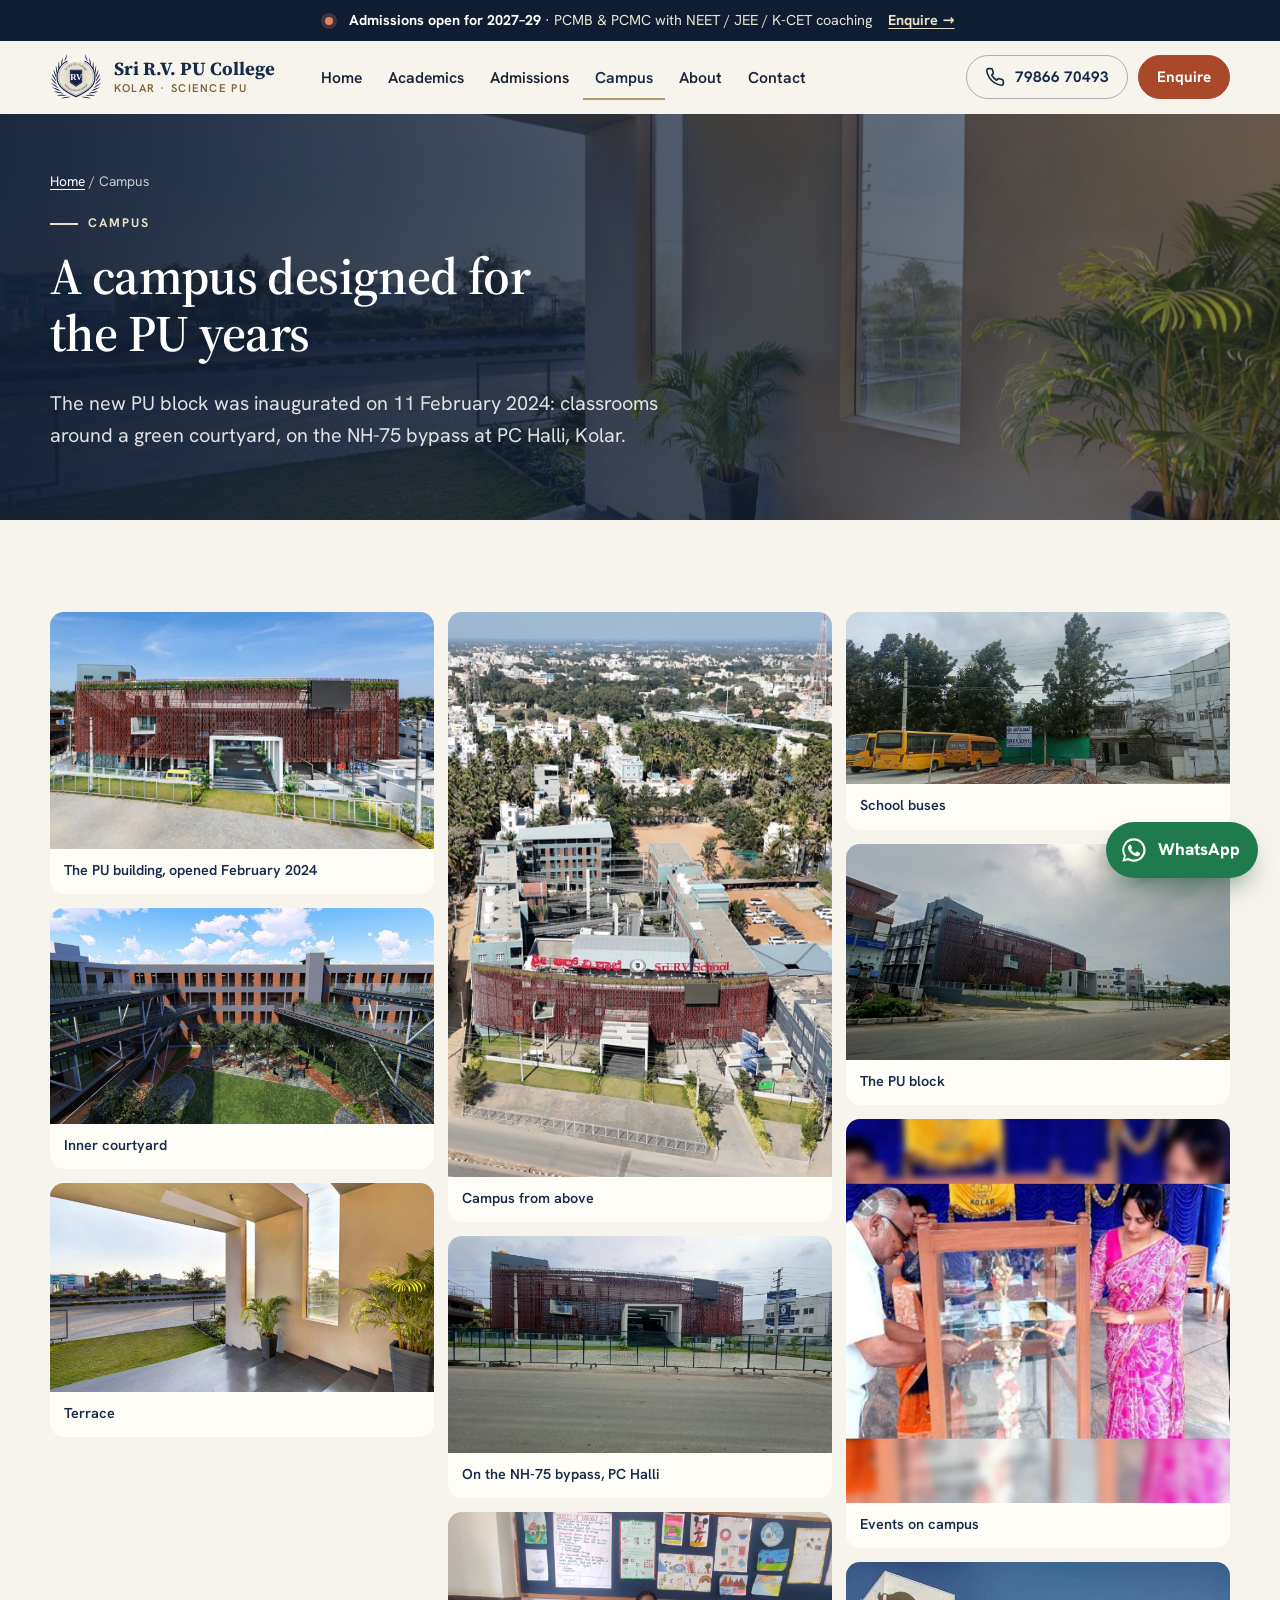
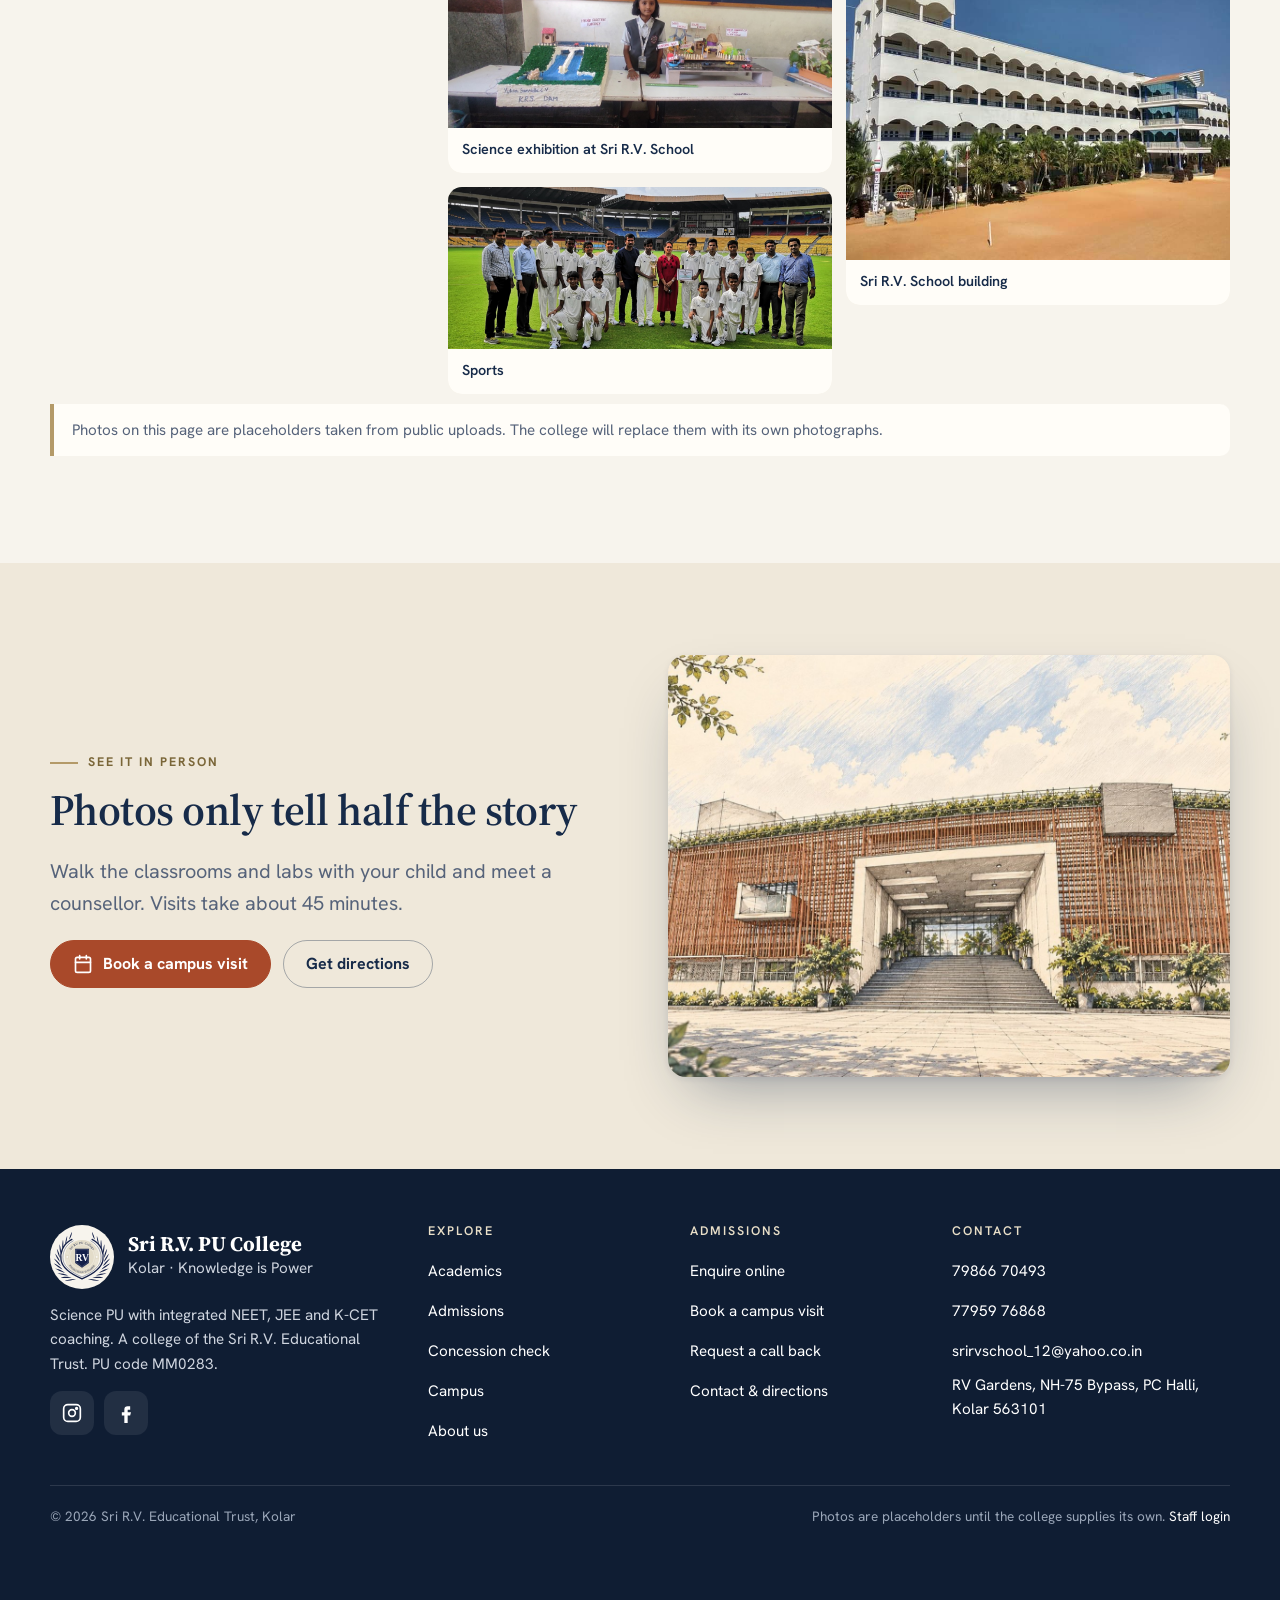
<file: website/campus.html>
<!doctype html>
<html lang="en-IN" class="no-js">
<head>
<meta charset="utf-8">
<meta name="viewport" content="width=device-width, initial-scale=1, viewport-fit=cover">
<title>Campus · Sri R.V. PU College, Kolar</title>
<meta name="description" content="Photos of the Sri R.V. PU College campus on the NH-75 bypass, Kolar: the PU building, courtyard, terrace and student life. Book a campus visit.">
<link rel="canonical" href="https://srirvpucollege.com/campus.html">
<meta name="theme-color" content="#172b49">
<meta property="og:type" content="website">
<meta property="og:site_name" content="Sri R.V. PU College, Kolar">
<meta property="og:title" content="Campus · Sri R.V. PU College, Kolar">
<meta property="og:description" content="Photos of the Sri R.V. PU College campus on the NH-75 bypass, Kolar: the PU building, courtyard, terrace and student life. Book a campus visit.">
<meta property="og:url" content="https://srirvpucollege.com/campus.html">
<meta property="og:image" content="https://srirvpucollege.com/assets/img/og.jpg">
<meta property="og:locale" content="en_IN">
<meta name="twitter:card" content="summary_large_image">
<link rel="icon" href="assets/favicon.svg" type="image/svg+xml">
<link rel="icon" href="assets/favicon-32.png" sizes="32x32" type="image/png">
<link rel="apple-touch-icon" href="assets/apple-touch-icon.png">
<link rel="preload" href="assets/fonts/serif.woff2" as="font" type="font/woff2" crossorigin>
<link rel="preload" href="assets/fonts/sans.woff2" as="font" type="font/woff2" crossorigin>
<link rel="stylesheet" href="assets/site.css?v=1792984249">
<script type="application/ld+json">{"@context": "https://schema.org", "@type": "EducationalOrganization", "name": "Sri R.V. PU College", "alternateName": ["Sri R.V. Pre-University College", "Sri RV PU College Kolar"], "url": "https://srirvpucollege.com/", "logo": "https://srirvpucollege.com/assets/crest.svg", "image": "https://srirvpucollege.com/assets/img/og.jpg", "description": "Science PU college in Kolar offering PCMB and PCMC with integrated NEET, JEE and K-CET coaching.", "telephone": ["+91-79866-70493", "+91-77959-76868", "+91-91411-96063", "+91-89713-16868"], "email": "srirvschool_12@yahoo.co.in", "address": {"@type": "PostalAddress", "streetAddress": "RV Gardens, NH-75 Bypass, PC Halli", "addressLocality": "Kolar", "addressRegion": "Karnataka", "postalCode": "563101", "addressCountry": "IN"}, "geo": {"@type": "GeoCoordinates", "latitude": 13.119963, "longitude": 78.1308761}, "hasMap": "https://maps.google.com/?cid=14675288093548612363", "parentOrganization": {"@type": "Organization", "name": "Sri R.V. Educational Trust"}, "sameAs": ["https://www.instagram.com/sri.r.v.school_and_pucollege/", "https://www.facebook.com/RVISKL"]}</script>
</head>
<body>
<a class="skip" href="#main">Skip to content</a>
<div class="announce" role="region" aria-label="Admissions announcement"><div class="container">
<span class="dot" aria-hidden="true"></span><span><b>Admissions open for 2027–29</b><span class="ann-more"> · PCMB &amp; PCMC with NEET / JEE / K-CET coaching</span></span>
<a href="admissions.html#enquire">Enquire&nbsp;→</a></div></div>
<header class="site-header"><div class="container">
<a class="brand" href="index.html" aria-label="Sri R.V. PU College, home"><img src="assets/crest.svg" alt="" width="52" height="52"><span class="bn">Sri R.V. PU College<small>Kolar · Science PU</small></span></a>
<nav class="nav" aria-label="Main"><a href="index.html">Home</a><a href="academics.html">Academics</a><a href="admissions.html">Admissions</a><a href="campus.html" aria-current="page">Campus</a><a href="about.html">About</a><a href="contact.html">Contact</a></nav>
<div class="head-cta"><a class="btn outline" data-tel="admissions" href="tel:+917986670493"><svg viewBox="0 0 24 24" fill="none" stroke="currentColor" stroke-width="2" stroke-linecap="round" stroke-linejoin="round" aria-hidden="true"><path d="M22 16.9v3a2 2 0 0 1-2.2 2 19.8 19.8 0 0 1-8.6-3.1 19.5 19.5 0 0 1-6-6A19.8 19.8 0 0 1 2.1 4.2 2 2 0 0 1 4.1 2h3a2 2 0 0 1 2 1.7c.1.9.4 1.8.7 2.7a2 2 0 0 1-.5 2.1L8 9.8a16 16 0 0 0 6 6l1.3-1.3a2 2 0 0 1 2.1-.4c.9.3 1.8.6 2.7.7a2 2 0 0 1 1.7 2z"/></svg><span>79866 70493</span></a><a class="btn primary" href="admissions.html#enquire">Enquire</a></div>
<button class="menu-btn" type="button" data-open-nav aria-controls="mobile-nav" aria-expanded="false" aria-label="Open menu"><svg viewBox="0 0 24 24" fill="none" stroke="currentColor" stroke-width="2" stroke-linecap="round" aria-hidden="true"><path d="M4 7h16M4 12h16M4 17h16"/></svg></button>
</div></header>
<div class="mobile-nav" id="mobile-nav"><div class="panel" role="dialog" aria-modal="true" aria-label="Menu">
<div class="top"><a class="brand" href="index.html"><img src="assets/crest.svg" alt="" width="44" height="44"><span class="bn">Sri R.V. PU College</span></a><button class="menu-btn" type="button" data-close-nav aria-label="Close menu">✕</button></div>
<nav aria-label="Mobile"><a class="item" href="index.html">Home</a><a class="item" href="academics.html">Academics</a><a class="item" href="admissions.html">Admissions</a><a class="item" href="campus.html" aria-current="page">Campus</a><a class="item" href="about.html">About</a><a class="item" href="contact.html">Contact</a></nav>
<div class="cta"><a class="btn primary block" href="admissions.html#enquire">Enquire for 2027–29</a><a class="btn outline block" data-tel="admissions" href="tel:+917986670493"><svg viewBox="0 0 24 24" fill="none" stroke="currentColor" stroke-width="2" stroke-linecap="round" stroke-linejoin="round" aria-hidden="true"><path d="M22 16.9v3a2 2 0 0 1-2.2 2 19.8 19.8 0 0 1-8.6-3.1 19.5 19.5 0 0 1-6-6A19.8 19.8 0 0 1 2.1 4.2 2 2 0 0 1 4.1 2h3a2 2 0 0 1 2 1.7c.1.9.4 1.8.7 2.7a2 2 0 0 1-.5 2.1L8 9.8a16 16 0 0 0 6 6l1.3-1.3a2 2 0 0 1 2.1-.4c.9.3 1.8.6 2.7.7a2 2 0 0 1 1.7 2z"/></svg>Call admissions</a><a class="btn wa block" data-wa href="#"><svg viewBox="0 0 24 24" fill="currentColor" aria-hidden="true"><path d="M12 2a10 10 0 0 0-8.6 15.1L2 22l5-1.3A10 10 0 1 0 12 2zm0 18.2c-1.6 0-3.1-.4-4.4-1.2l-.3-.2-3 .8.8-2.9-.2-.3A8.2 8.2 0 1 1 12 20.2zm4.5-6.1c-.2-.1-1.5-.7-1.7-.8-.2-.1-.4-.1-.6.1l-.8 1c-.1.2-.3.2-.5.1a6.7 6.7 0 0 1-3.3-2.9c-.3-.4.2-.4.7-1.4.1-.2 0-.3 0-.4l-.8-1.8c-.2-.5-.4-.4-.6-.4h-.5a1 1 0 0 0-.7.3 3 3 0 0 0-.9 2.2c0 1.3.9 2.5 1 2.7.1.2 1.8 2.8 4.4 3.9 1.6.7 2.3.8 3.1.6.5-.1 1.5-.6 1.7-1.2.2-.6.2-1.1.2-1.2-.1-.1-.3-.2-.5-.3z"/></svg>WhatsApp us</a></div>
</div></div>
<main id="main">
<section class="page-hero"><div class="bg"><img src="assets/img/terrace.jpg" alt="" width="1400" height="789"></div><div class="container">
<div class="crumbs"><a href="index.html">Home</a> / Campus</div>
<span class="eyebrow">Campus</span><h1>A campus designed for the PU years</h1><p class="lede">The new PU block was inaugurated on 11 February 2024: classrooms around a green courtyard, on the NH-75 bypass at PC Halli, Kolar.</p></div></section>
<section class="section"><div class="container">
<div class="gallery"><figure class="reveal"><button type="button" data-full="assets/img/hero.jpg" aria-label="Enlarge photo: The PU building, opened February 2024"><img src="assets/img/hero-md.jpg" alt="The PU building with its terracotta lattice facade and white entrance portal" width="1100" height="680" loading="lazy" decoding="async"></button><figcaption>The PU building, opened February 2024</figcaption></figure><figure class="reveal"><button type="button" data-full="assets/img/courtyard.jpg" aria-label="Enlarge photo: Inner courtyard"><img src="assets/img/courtyard.jpg" alt="Landscaped courtyard with lawn and walkways between the wings" width="1200" height="675" loading="lazy" decoding="async"></button><figcaption>Inner courtyard</figcaption></figure><figure class="reveal"><button type="button" data-full="assets/img/terrace.jpg" aria-label="Enlarge photo: Terrace"><img src="assets/img/terrace.jpg" alt="Bright terrace with potted plants and a lawn strip" width="1400" height="760" loading="lazy" decoding="async"></button><figcaption>Terrace</figcaption></figure><figure class="reveal"><button type="button" data-full="assets/img/aerial.jpg" aria-label="Enlarge photo: Campus from above"><img src="assets/img/aerial.jpg" alt="Aerial view of the campus and its surroundings in Kolar" width="900" height="1326" loading="lazy" decoding="async"></button><figcaption>Campus from above</figcaption></figure><figure class="reveal"><button type="button" data-full="assets/img/facade-road.jpg" aria-label="Enlarge photo: On the NH-75 bypass, PC Halli"><img src="assets/img/facade-road.jpg" alt="The PU building seen from the NH-75 bypass" width="1400" height="789" loading="lazy" decoding="async"></button><figcaption>On the NH-75 bypass, PC Halli</figcaption></figure><figure class="reveal"><button type="button" data-full="assets/img/science-fair.jpg" aria-label="Enlarge photo: Science exhibition at Sri R.V. School"><img src="assets/img/science-fair.jpg" alt="A student presenting a science model at an exhibition" width="1100" height="618" loading="lazy" decoding="async"></button><figcaption>Science exhibition at Sri R.V. School</figcaption></figure><figure class="reveal"><button type="button" data-full="assets/img/cricket.jpg" aria-label="Enlarge photo: Sports"><img src="assets/img/cricket.jpg" alt="Sri R.V. cricket team with coaches at a stadium" width="1300" height="549" loading="lazy" decoding="async"></button><figcaption>Sports</figcaption></figure><figure class="reveal"><button type="button" data-full="assets/img/buses.jpg" aria-label="Enlarge photo: School buses"><img src="assets/img/buses.jpg" alt="Sri R.V. school buses parked near the campus gate" width="1200" height="540" loading="lazy" decoding="async"></button><figcaption>School buses</figcaption></figure><figure class="reveal"><button type="button" data-full="assets/img/facade-side.jpg" aria-label="Enlarge photo: The PU block"><img src="assets/img/facade-side.jpg" alt="Side view of the PU building's lattice facade" width="1200" height="676" loading="lazy" decoding="async"></button><figcaption>The PU block</figcaption></figure><figure class="reveal"><button type="button" data-full="assets/img/lamp.jpg" aria-label="Enlarge photo: Events on campus"><img src="assets/img/lamp.jpg" alt="Guests lighting the ceremonial lamp at a college event" width="900" height="900" loading="lazy" decoding="async"></button><figcaption>Events on campus</figcaption></figure><figure class="reveal"><button type="button" data-full="assets/img/school-block.jpg" aria-label="Enlarge photo: Sri R.V. School building"><img src="assets/img/school-block.jpg" alt="The arched white building of Sri R.V. School" width="720" height="559" loading="lazy" decoding="async"></button><figcaption>Sri R.V. School building</figcaption></figure></div>
<p class="note-box" style="margin-top:10px">Photos on this page are placeholders taken from public uploads. The college will replace them with its own photographs.</p>
</div></section>
<section class="section cream"><div class="container split">
<div class="reveal"><span class="eyebrow">See it in person</span><h2>Photos only tell half the story</h2><p class="lede">Walk the classrooms and labs with your child and meet a counsellor. Visits take about 45 minutes.</p>
<div style="display:flex;flex-wrap:wrap;gap:12px"><a class="btn primary" href="#" data-modal="visit-modal"><svg viewBox="0 0 24 24" fill="none" stroke="currentColor" stroke-width="2" stroke-linecap="round" aria-hidden="true"><rect x="3" y="4" width="18" height="18" rx="2"/><path d="M16 2v4M8 2v4M3 10h18"/></svg>Book a campus visit</a><a class="btn outline" data-maps="directionsUrl" href="https://www.google.com/maps/dir/?api=1&amp;destination=13.119963,78.1308761">Get directions</a></div></div>
<div class="photo-stack reveal"><img src="assets/img/sketch.jpg" alt="Watercolour sketch of the Sri R.V. PU College building" width="1600" height="900" loading="lazy" decoding="async"></div>
</div></section>
<div class="lightbox" id="lightbox" role="dialog" aria-modal="true" aria-label="Photo viewer"><div style="text-align:center"><img alt=""><div class="cap"></div></div>
<button class="round x" type="button" aria-label="Close photo">✕</button><button class="round nav-l" type="button" aria-label="Previous photo">‹</button><button class="round nav-r" type="button" aria-label="Next photo">›</button></div>

</main>
<footer class="site-footer"><div class="container">
<div class="foot-grid">
<div><div class="foot-brand"><span class="crest-wrap"><img src="assets/crest.svg" alt="" width="58" height="58" loading="lazy"></span><div><b>Sri R.V. PU College</b><span>Kolar · Knowledge is Power</span></div></div>
<p>Science PU with integrated NEET, JEE and K-CET coaching. A college of the Sri R.V. Educational Trust. PU code MM0283.</p>
<div class="socials"><a data-social="instagram" href="#" aria-label="Instagram"><svg viewBox="0 0 24 24" fill="none" stroke="currentColor" stroke-width="2" aria-hidden="true"><rect x="2" y="2" width="20" height="20" rx="5"/><circle cx="12" cy="12" r="4"/><circle cx="17.5" cy="6.5" r="1" fill="currentColor"/></svg></a><a data-social="facebook" href="#" aria-label="Facebook"><svg viewBox="0 0 24 24" fill="currentColor" aria-hidden="true"><path d="M14 8h3V4h-3a4 4 0 0 0-4 4v3H7v4h3v9h4v-9h3l1-4h-4V8.5c0-.3.2-.5.5-.5z"/></svg></a></div></div>
<div><h4>Explore</h4><ul><li><a href="academics.html">Academics</a></li><li><a href="admissions.html">Admissions</a></li><li><a href="admissions.html#concession">Concession check</a></li><li><a href="campus.html">Campus</a></li><li><a href="about.html">About us</a></li></ul></div>
<div><h4>Admissions</h4><ul><li><a href="admissions.html#enquire">Enquire online</a></li><li><a href="#" data-modal="visit-modal">Book a campus visit</a></li><li><a href="#" data-modal="callback-modal">Request a call back</a></li><li><a href="contact.html">Contact &amp; directions</a></li></ul></div>
<div><h4>Contact</h4><ul>
<li><a data-tel="admissions" data-tel-text href="tel:+917986670493">79866 70493</a></li>
<li><a data-tel="admissions2" data-tel-text href="tel:+917795976868">77959 76868</a></li>
<li><a data-mail data-mail-text href="mailto:srirvschool_12@yahoo.co.in">srirvschool_12@yahoo.co.in</a></li>
<li><a data-maps="mapsUrl" href="https://maps.google.com/?cid=14675288093548612363">RV Gardens, NH-75 Bypass, PC Halli, Kolar 563101</a></li></ul></div>
</div>
<div class="foot-bottom"><span>© <span data-year>2026</span> Sri R.V. Educational Trust, Kolar</span><span>Photos are placeholders until the college supplies its own. <a href="https://admissionportal.srirvpucollege.com" data-staff>Staff login</a></span></div>
</div></footer>

<!-- Bottom-left enquiry slide-in (opens after ~20 s or 40% scroll; dismissal remembered for 3 days) -->
<aside class="slidein" id="slidein" aria-hidden="true" aria-labelledby="slide-title">
<div class="lead-card">
<div class="top"><div><span class="badge">Admissions open · 2027–29</span><h3 id="slide-title">Get a call from our admissions team</h3></div>
<div class="tools"><button type="button" data-slide-min aria-label="Minimise">–</button><button type="button" data-slide-close aria-label="Close and do not show again">✕</button></div></div>
<p class="sub" style="color:var(--muted);font-size:.9rem;margin:4px 0 10px">Fees, concessions and coaching details for your child, explained on one call.</p>
<form data-lead data-channel="popup">
<div class="field"><label for="pop-name">Student's name</label><input type="text" id="pop-name" name="student_name" autocomplete="name" maxlength="100" placeholder="As on the 10th marks card" required></div>
<div class="field"><label for="pop-mob">Parent's mobile number</label><div class="tel-wrap"><span class="cc" aria-hidden="true">+91</span><input type="tel" id="pop-mob" name="mobile" inputmode="numeric" autocomplete="tel-national" maxlength="16" placeholder="98450 12345" required></div></div>
<fieldset class="seg field"><legend>Combination <span class="opt">(optional)</span></legend>
<label><input type="radio" name="stream" value="PCMB"><span>PCMB<small>+ NEET</small></span></label>
<label><input type="radio" name="stream" value="PCMC"><span>PCMC<small>+ JEE / K-CET</small></span></label>
<label><input type="radio" name="stream" value=""><span>Not sure<small>help me</small></span></label></fieldset>
<button class="btn primary block" type="submit">Request a call</button>
<p class="consent">We will only use this number to talk to you about admissions. No spam.</p>
<div class="form-status"></div>
</form></div></aside>
<div class="pill" id="slide-pill"><button type="button" class="open-pill">Admissions open 2027 – Enquire</button><button type="button" class="x" aria-label="Hide admissions reminder">✕</button></div>

<!-- Mobile sticky bar -->
<nav class="mbar" aria-label="Quick contact">
<a data-tel="admissions" href="tel:+917986670493"><svg viewBox="0 0 24 24" fill="none" stroke="currentColor" stroke-width="2" stroke-linecap="round" stroke-linejoin="round" aria-hidden="true"><path d="M22 16.9v3a2 2 0 0 1-2.2 2 19.8 19.8 0 0 1-8.6-3.1 19.5 19.5 0 0 1-6-6A19.8 19.8 0 0 1 2.1 4.2 2 2 0 0 1 4.1 2h3a2 2 0 0 1 2 1.7c.1.9.4 1.8.7 2.7a2 2 0 0 1-.5 2.1L8 9.8a16 16 0 0 0 6 6l1.3-1.3a2 2 0 0 1 2.1-.4c.9.3 1.8.6 2.7.7a2 2 0 0 1 1.7 2z"/></svg>Call</a>
<a class="wa" data-wa href="#"><svg viewBox="0 0 24 24" fill="currentColor" aria-hidden="true"><path d="M12 2a10 10 0 0 0-8.6 15.1L2 22l5-1.3A10 10 0 1 0 12 2zm0 18.2c-1.6 0-3.1-.4-4.4-1.2l-.3-.2-3 .8.8-2.9-.2-.3A8.2 8.2 0 1 1 12 20.2zm4.5-6.1c-.2-.1-1.5-.7-1.7-.8-.2-.1-.4-.1-.6.1l-.8 1c-.1.2-.3.2-.5.1a6.7 6.7 0 0 1-3.3-2.9c-.3-.4.2-.4.7-1.4.1-.2 0-.3 0-.4l-.8-1.8c-.2-.5-.4-.4-.6-.4h-.5a1 1 0 0 0-.7.3 3 3 0 0 0-.9 2.2c0 1.3.9 2.5 1 2.7.1.2 1.8 2.8 4.4 3.9 1.6.7 2.3.8 3.1.6.5-.1 1.5-.6 1.7-1.2.2-.6.2-1.1.2-1.2-.1-.1-.3-.2-.5-.3z"/></svg>WhatsApp</a>
<button type="button" class="enq" data-open-slide="#none"><svg viewBox="0 0 24 24" fill="none" stroke="currentColor" stroke-width="2" stroke-linecap="round" stroke-linejoin="round" aria-hidden="true"><path d="M12 20h9"/><path d="M16.5 3.5a2.1 2.1 0 0 1 3 3L7 19l-4 1 1-4z"/></svg>Enquire</button>
</nav>
<!-- Desktop WhatsApp button -->
<a class="wa-float" data-wa href="#" aria-label="Chat with admissions on WhatsApp"><svg viewBox="0 0 24 24" fill="currentColor" aria-hidden="true"><path d="M12 2a10 10 0 0 0-8.6 15.1L2 22l5-1.3A10 10 0 1 0 12 2zm0 18.2c-1.6 0-3.1-.4-4.4-1.2l-.3-.2-3 .8.8-2.9-.2-.3A8.2 8.2 0 1 1 12 20.2zm4.5-6.1c-.2-.1-1.5-.7-1.7-.8-.2-.1-.4-.1-.6.1l-.8 1c-.1.2-.3.2-.5.1a6.7 6.7 0 0 1-3.3-2.9c-.3-.4.2-.4.7-1.4.1-.2 0-.3 0-.4l-.8-1.8c-.2-.5-.4-.4-.6-.4h-.5a1 1 0 0 0-.7.3 3 3 0 0 0-.9 2.2c0 1.3.9 2.5 1 2.7.1.2 1.8 2.8 4.4 3.9 1.6.7 2.3.8 3.1.6.5-.1 1.5-.6 1.7-1.2.2-.6.2-1.1.2-1.2-.1-.1-.3-.2-.5-.3z"/></svg><span>WhatsApp</span></a>

<!-- Book a campus visit -->
<div class="modal" id="visit-modal" role="dialog" aria-modal="true" aria-labelledby="visit-title"><div class="lead-card">
<button class="close" type="button" data-close-modal aria-label="Close">✕</button>
<h3 id="visit-title">Book a campus visit</h3><p class="sub">See the classrooms and labs, and meet a counsellor. We will call to confirm the time.</p>
<form data-lead data-channel="visit">
<div class="field"><label for="vis-name">Student's name</label><input type="text" id="vis-name" name="student_name" autocomplete="name" maxlength="100" placeholder="As on the 10th marks card" required></div>
<div class="field"><label for="vis-mob">Parent's mobile number</label><div class="tel-wrap"><span class="cc" aria-hidden="true">+91</span><input type="tel" id="vis-mob" name="mobile" inputmode="numeric" autocomplete="tel-national" maxlength="16" placeholder="98450 12345" required></div></div>
<div class="field"><label for="vis-date">Preferred date</label><input type="date" id="vis-date" name="visit_date" data-min-today required></div>
<div class="field"><label for="vis-time">Preferred time <span class="opt">(optional)</span></label><select id="vis-time" name="preferred_time"><option value="">Any time</option><option>Morning (10 am – 12 pm)</option><option>Afternoon (12 – 3 pm)</option><option>Evening (3 – 5 pm)</option></select></div>
<button class="btn primary block" type="submit">Request visit</button><p class="consent">We will only use this number to talk to you about admissions. No spam.</p><div class="form-status"></div>
</form></div></div>

<!-- Request a call back -->
<div class="modal" id="callback-modal" role="dialog" aria-modal="true" aria-labelledby="cb-title"><div class="lead-card">
<button class="close" type="button" data-close-modal aria-label="Close">✕</button>
<h3 id="cb-title">Request a call back</h3><p class="sub">Tell us when it suits you. A counsellor will call.</p>
<form data-lead data-channel="callback">
<div class="field"><label for="cb-name">Student's name</label><input type="text" id="cb-name" name="student_name" autocomplete="name" maxlength="100" placeholder="As on the 10th marks card" required></div>
<div class="field"><label for="cb-mob">Parent's mobile number</label><div class="tel-wrap"><span class="cc" aria-hidden="true">+91</span><input type="tel" id="cb-mob" name="mobile" inputmode="numeric" autocomplete="tel-national" maxlength="16" placeholder="98450 12345" required></div></div>
<div class="field"><label for="cb-time">Best time to call</label><select id="cb-time" name="preferred_time"><option value="">Any time today</option><option>Morning (9 am – 12 pm)</option><option>Afternoon (12 – 4 pm)</option><option>Evening (4 – 7 pm)</option></select></div>
<button class="btn primary block" type="submit">Call me back</button><p class="consent">We will only use this number to talk to you about admissions. No spam.</p><div class="form-status"></div>
</form></div></div>

<!-- Exit intent (desktop only, once per visit) -->
<div class="modal" id="exit-modal" role="dialog" aria-modal="true" aria-labelledby="exit-title"><div class="lead-card">
<button class="close" type="button" data-close-modal aria-label="Close">✕</button>
<span class="badge" style="display:inline-flex;font-size:.72rem;font-weight:800;letter-spacing:.1em;text-transform:uppercase;color:var(--terra);background:var(--terra-soft);padding:4px 9px;border-radius:999px;margin-bottom:8px">Before you go</span>
<h3 id="exit-title">Get the brochure and concession details on WhatsApp</h3><p class="sub">Leave your number and our admissions team will send the details for 2027–29.</p>
<form data-lead data-channel="exit" data-extra-message="Asked for the brochure and concession details on WhatsApp.">
<div class="field"><label for="ex-name">Student's name</label><input type="text" id="ex-name" name="student_name" autocomplete="name" maxlength="100" placeholder="As on the 10th marks card" required></div>
<div class="field"><label for="ex-mob">WhatsApp number</label><div class="tel-wrap"><span class="cc" aria-hidden="true">+91</span><input type="tel" id="ex-mob" name="mobile" inputmode="numeric" autocomplete="tel-national" maxlength="16" placeholder="98450 12345" required></div></div>
<button class="btn primary block" type="submit">Send me the details</button><p class="consent">We will only use this number to talk to you about admissions. No spam.</p><div class="form-status"></div>
</form></div></div>
<script src="assets/config.js?v=1792984249"></script>
<script src="assets/site.js?v=1792984249" defer></script>
</body>
</html>
</file>
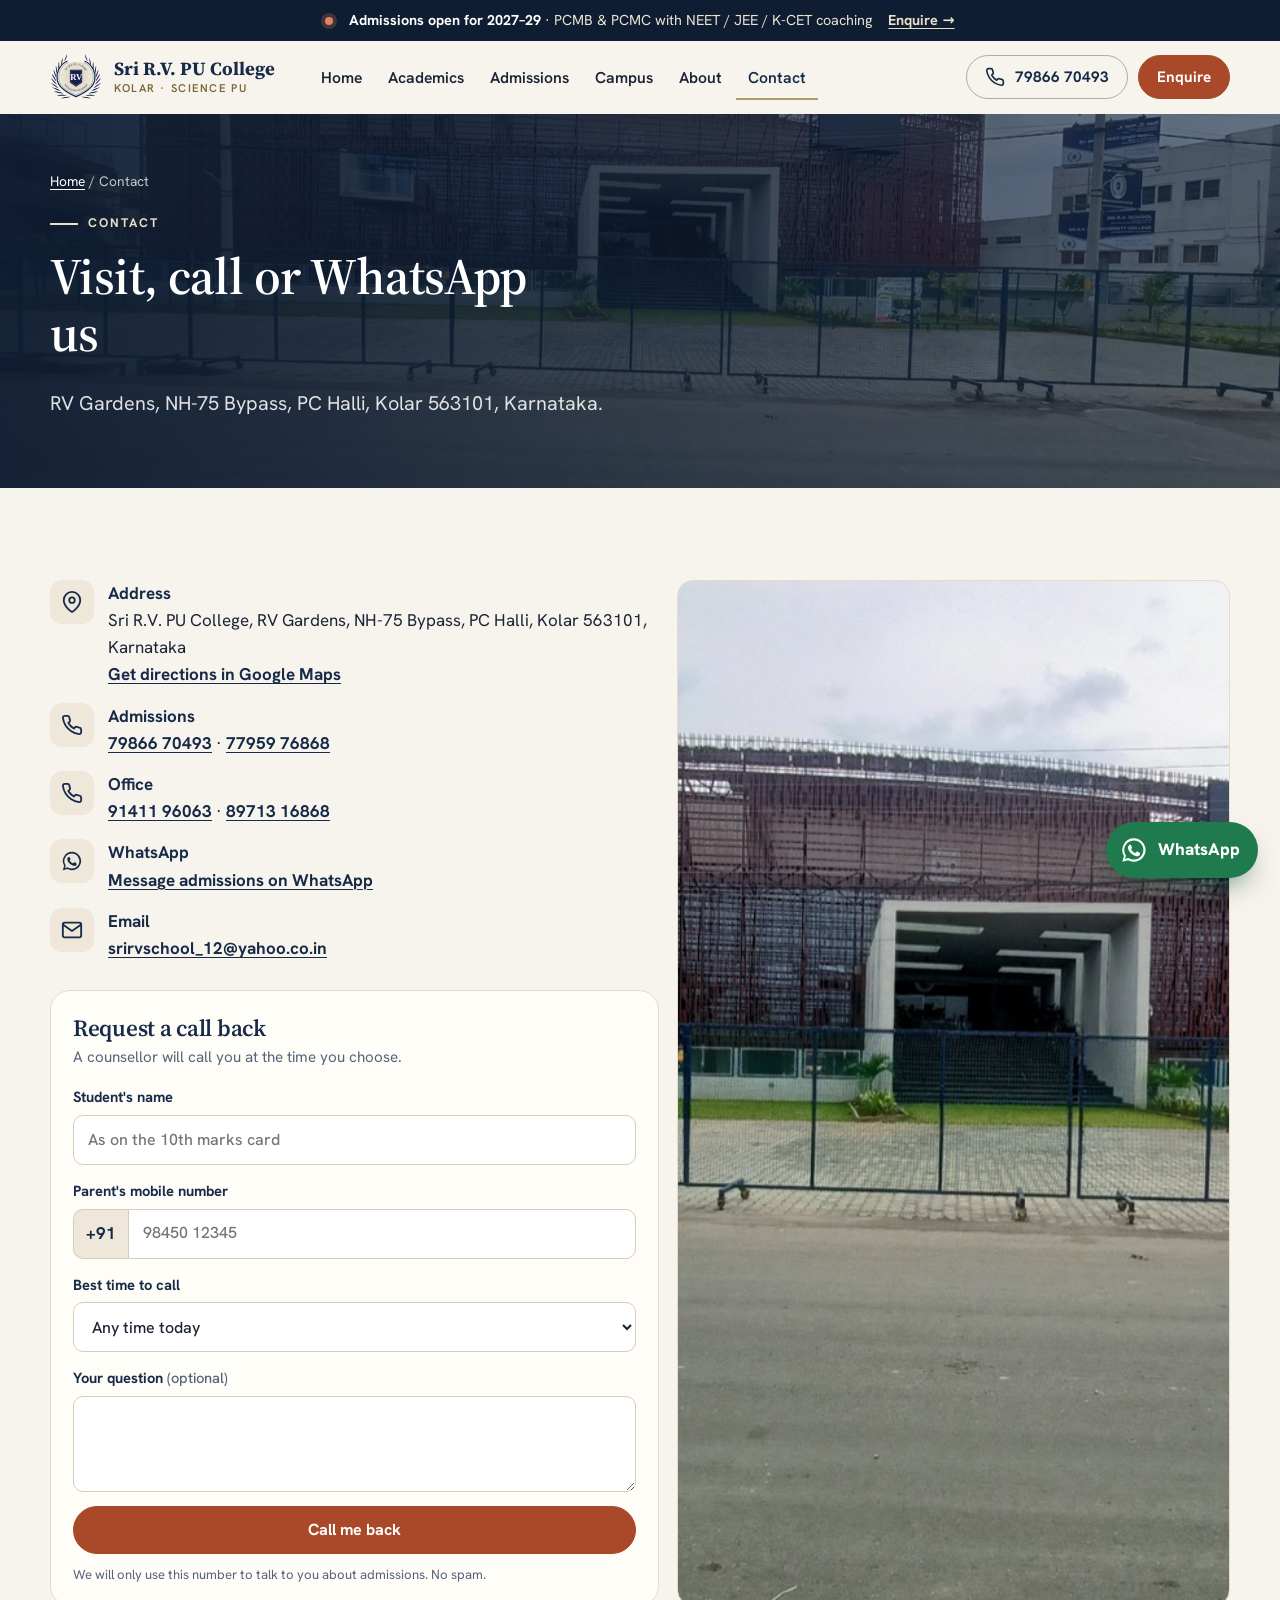
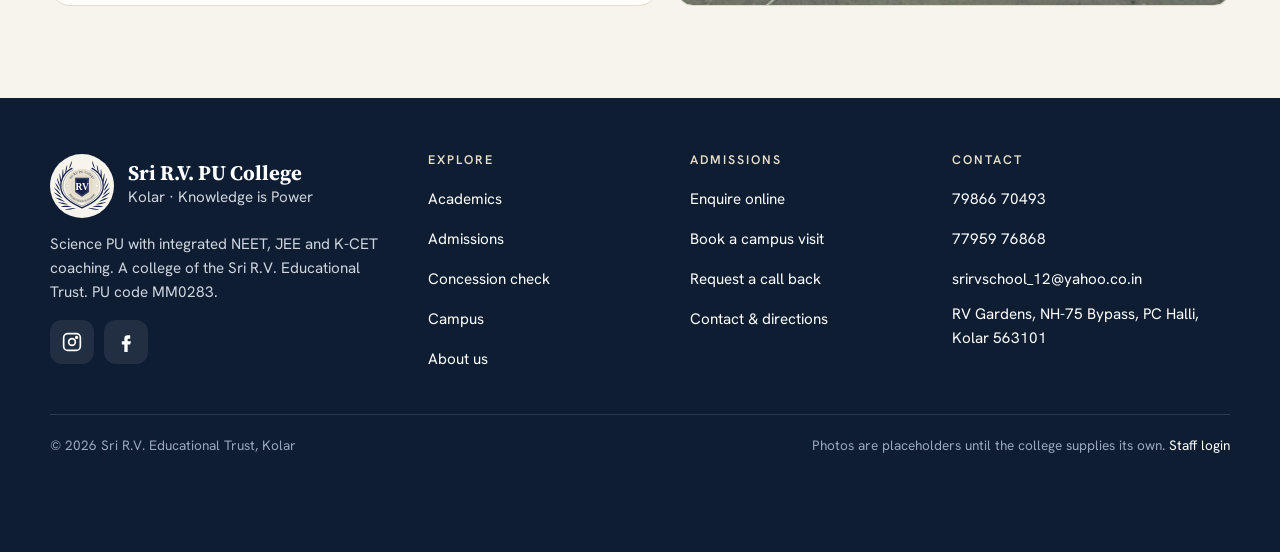
<file: website/contact.html>
<!doctype html>
<html lang="en-IN" class="no-js">
<head>
<meta charset="utf-8">
<meta name="viewport" content="width=device-width, initial-scale=1, viewport-fit=cover">
<title>Contact & directions · Sri R.V. PU College, Kolar</title>
<meta name="description" content="Address, phone numbers, WhatsApp and directions to Sri R.V. PU College, RV Gardens, NH-75 Bypass, PC Halli, Kolar 563101.">
<link rel="canonical" href="https://srirvpucollege.com/contact.html">
<meta name="theme-color" content="#172b49">
<meta property="og:type" content="website">
<meta property="og:site_name" content="Sri R.V. PU College, Kolar">
<meta property="og:title" content="Contact & directions · Sri R.V. PU College, Kolar">
<meta property="og:description" content="Address, phone numbers, WhatsApp and directions to Sri R.V. PU College, RV Gardens, NH-75 Bypass, PC Halli, Kolar 563101.">
<meta property="og:url" content="https://srirvpucollege.com/contact.html">
<meta property="og:image" content="https://srirvpucollege.com/assets/img/og.jpg">
<meta property="og:locale" content="en_IN">
<meta name="twitter:card" content="summary_large_image">
<link rel="icon" href="assets/favicon.svg" type="image/svg+xml">
<link rel="icon" href="assets/favicon-32.png" sizes="32x32" type="image/png">
<link rel="apple-touch-icon" href="assets/apple-touch-icon.png">
<link rel="preload" href="assets/fonts/serif.woff2" as="font" type="font/woff2" crossorigin>
<link rel="preload" href="assets/fonts/sans.woff2" as="font" type="font/woff2" crossorigin>
<link rel="stylesheet" href="assets/site.css?v=1792984249">
<script type="application/ld+json">{"@context": "https://schema.org", "@type": "EducationalOrganization", "name": "Sri R.V. PU College", "alternateName": ["Sri R.V. Pre-University College", "Sri RV PU College Kolar"], "url": "https://srirvpucollege.com/", "logo": "https://srirvpucollege.com/assets/crest.svg", "image": "https://srirvpucollege.com/assets/img/og.jpg", "description": "Science PU college in Kolar offering PCMB and PCMC with integrated NEET, JEE and K-CET coaching.", "telephone": ["+91-79866-70493", "+91-77959-76868", "+91-91411-96063", "+91-89713-16868"], "email": "srirvschool_12@yahoo.co.in", "address": {"@type": "PostalAddress", "streetAddress": "RV Gardens, NH-75 Bypass, PC Halli", "addressLocality": "Kolar", "addressRegion": "Karnataka", "postalCode": "563101", "addressCountry": "IN"}, "geo": {"@type": "GeoCoordinates", "latitude": 13.119963, "longitude": 78.1308761}, "hasMap": "https://maps.google.com/?cid=14675288093548612363", "parentOrganization": {"@type": "Organization", "name": "Sri R.V. Educational Trust"}, "sameAs": ["https://www.instagram.com/sri.r.v.school_and_pucollege/", "https://www.facebook.com/RVISKL"]}</script>
</head>
<body>
<a class="skip" href="#main">Skip to content</a>
<div class="announce" role="region" aria-label="Admissions announcement"><div class="container">
<span class="dot" aria-hidden="true"></span><span><b>Admissions open for 2027–29</b><span class="ann-more"> · PCMB &amp; PCMC with NEET / JEE / K-CET coaching</span></span>
<a href="admissions.html#enquire">Enquire&nbsp;→</a></div></div>
<header class="site-header"><div class="container">
<a class="brand" href="index.html" aria-label="Sri R.V. PU College, home"><img src="assets/crest.svg" alt="" width="52" height="52"><span class="bn">Sri R.V. PU College<small>Kolar · Science PU</small></span></a>
<nav class="nav" aria-label="Main"><a href="index.html">Home</a><a href="academics.html">Academics</a><a href="admissions.html">Admissions</a><a href="campus.html">Campus</a><a href="about.html">About</a><a href="contact.html" aria-current="page">Contact</a></nav>
<div class="head-cta"><a class="btn outline" data-tel="admissions" href="tel:+917986670493"><svg viewBox="0 0 24 24" fill="none" stroke="currentColor" stroke-width="2" stroke-linecap="round" stroke-linejoin="round" aria-hidden="true"><path d="M22 16.9v3a2 2 0 0 1-2.2 2 19.8 19.8 0 0 1-8.6-3.1 19.5 19.5 0 0 1-6-6A19.8 19.8 0 0 1 2.1 4.2 2 2 0 0 1 4.1 2h3a2 2 0 0 1 2 1.7c.1.9.4 1.8.7 2.7a2 2 0 0 1-.5 2.1L8 9.8a16 16 0 0 0 6 6l1.3-1.3a2 2 0 0 1 2.1-.4c.9.3 1.8.6 2.7.7a2 2 0 0 1 1.7 2z"/></svg><span>79866 70493</span></a><a class="btn primary" href="admissions.html#enquire">Enquire</a></div>
<button class="menu-btn" type="button" data-open-nav aria-controls="mobile-nav" aria-expanded="false" aria-label="Open menu"><svg viewBox="0 0 24 24" fill="none" stroke="currentColor" stroke-width="2" stroke-linecap="round" aria-hidden="true"><path d="M4 7h16M4 12h16M4 17h16"/></svg></button>
</div></header>
<div class="mobile-nav" id="mobile-nav"><div class="panel" role="dialog" aria-modal="true" aria-label="Menu">
<div class="top"><a class="brand" href="index.html"><img src="assets/crest.svg" alt="" width="44" height="44"><span class="bn">Sri R.V. PU College</span></a><button class="menu-btn" type="button" data-close-nav aria-label="Close menu">✕</button></div>
<nav aria-label="Mobile"><a class="item" href="index.html">Home</a><a class="item" href="academics.html">Academics</a><a class="item" href="admissions.html">Admissions</a><a class="item" href="campus.html">Campus</a><a class="item" href="about.html">About</a><a class="item" href="contact.html" aria-current="page">Contact</a></nav>
<div class="cta"><a class="btn primary block" href="admissions.html#enquire">Enquire for 2027–29</a><a class="btn outline block" data-tel="admissions" href="tel:+917986670493"><svg viewBox="0 0 24 24" fill="none" stroke="currentColor" stroke-width="2" stroke-linecap="round" stroke-linejoin="round" aria-hidden="true"><path d="M22 16.9v3a2 2 0 0 1-2.2 2 19.8 19.8 0 0 1-8.6-3.1 19.5 19.5 0 0 1-6-6A19.8 19.8 0 0 1 2.1 4.2 2 2 0 0 1 4.1 2h3a2 2 0 0 1 2 1.7c.1.9.4 1.8.7 2.7a2 2 0 0 1-.5 2.1L8 9.8a16 16 0 0 0 6 6l1.3-1.3a2 2 0 0 1 2.1-.4c.9.3 1.8.6 2.7.7a2 2 0 0 1 1.7 2z"/></svg>Call admissions</a><a class="btn wa block" data-wa href="#"><svg viewBox="0 0 24 24" fill="currentColor" aria-hidden="true"><path d="M12 2a10 10 0 0 0-8.6 15.1L2 22l5-1.3A10 10 0 1 0 12 2zm0 18.2c-1.6 0-3.1-.4-4.4-1.2l-.3-.2-3 .8.8-2.9-.2-.3A8.2 8.2 0 1 1 12 20.2zm4.5-6.1c-.2-.1-1.5-.7-1.7-.8-.2-.1-.4-.1-.6.1l-.8 1c-.1.2-.3.2-.5.1a6.7 6.7 0 0 1-3.3-2.9c-.3-.4.2-.4.7-1.4.1-.2 0-.3 0-.4l-.8-1.8c-.2-.5-.4-.4-.6-.4h-.5a1 1 0 0 0-.7.3 3 3 0 0 0-.9 2.2c0 1.3.9 2.5 1 2.7.1.2 1.8 2.8 4.4 3.9 1.6.7 2.3.8 3.1.6.5-.1 1.5-.6 1.7-1.2.2-.6.2-1.1.2-1.2-.1-.1-.3-.2-.5-.3z"/></svg>WhatsApp us</a></div>
</div></div>
<main id="main">
<section class="page-hero"><div class="bg"><img src="assets/img/facade-road.jpg" alt="" width="1400" height="789"></div><div class="container">
<div class="crumbs"><a href="index.html">Home</a> / Contact</div>
<span class="eyebrow">Contact</span><h1>Visit, call or WhatsApp us</h1><p class="lede">RV Gardens, NH-75 Bypass, PC Halli, Kolar 563101, Karnataka.</p></div></section>
<section class="section"><div class="container contact-band">
<div>
<ul class="info-list">
<li><span class="ic"><svg viewBox="0 0 24 24" fill="none" stroke="currentColor" stroke-width="2" stroke-linecap="round" stroke-linejoin="round" aria-hidden="true"><path d="M21 10c0 7-9 13-9 13S3 17 3 10a9 9 0 0 1 18 0z"/><circle cx="12" cy="10" r="3"/></svg></span><div><b>Address</b>Sri R.V. PU College, RV Gardens, NH-75 Bypass, PC Halli, Kolar 563101, Karnataka<br><a data-maps="directionsUrl" href="https://www.google.com/maps/dir/?api=1&amp;destination=13.119963,78.1308761">Get directions in Google Maps</a></div></li>
<li><span class="ic"><svg viewBox="0 0 24 24" fill="none" stroke="currentColor" stroke-width="2" stroke-linecap="round" stroke-linejoin="round" aria-hidden="true"><path d="M22 16.9v3a2 2 0 0 1-2.2 2 19.8 19.8 0 0 1-8.6-3.1 19.5 19.5 0 0 1-6-6A19.8 19.8 0 0 1 2.1 4.2 2 2 0 0 1 4.1 2h3a2 2 0 0 1 2 1.7c.1.9.4 1.8.7 2.7a2 2 0 0 1-.5 2.1L8 9.8a16 16 0 0 0 6 6l1.3-1.3a2 2 0 0 1 2.1-.4c.9.3 1.8.6 2.7.7a2 2 0 0 1 1.7 2z"/></svg></span><div><b>Admissions</b><a data-tel="admissions" data-tel-text href="tel:+917986670493">79866 70493</a> · <a data-tel="admissions2" data-tel-text href="tel:+917795976868">77959 76868</a></div></li>
<li><span class="ic"><svg viewBox="0 0 24 24" fill="none" stroke="currentColor" stroke-width="2" stroke-linecap="round" stroke-linejoin="round" aria-hidden="true"><path d="M22 16.9v3a2 2 0 0 1-2.2 2 19.8 19.8 0 0 1-8.6-3.1 19.5 19.5 0 0 1-6-6A19.8 19.8 0 0 1 2.1 4.2 2 2 0 0 1 4.1 2h3a2 2 0 0 1 2 1.7c.1.9.4 1.8.7 2.7a2 2 0 0 1-.5 2.1L8 9.8a16 16 0 0 0 6 6l1.3-1.3a2 2 0 0 1 2.1-.4c.9.3 1.8.6 2.7.7a2 2 0 0 1 1.7 2z"/></svg></span><div><b>Office</b><a data-tel="office" data-tel-text href="tel:+919141196063">91411 96063</a> · <a data-tel="office2" data-tel-text href="tel:+918971316868">89713 16868</a></div></li>
<li><span class="ic"><svg viewBox="0 0 24 24" fill="currentColor" aria-hidden="true"><path d="M12 2a10 10 0 0 0-8.6 15.1L2 22l5-1.3A10 10 0 1 0 12 2zm0 18.2c-1.6 0-3.1-.4-4.4-1.2l-.3-.2-3 .8.8-2.9-.2-.3A8.2 8.2 0 1 1 12 20.2zm4.5-6.1c-.2-.1-1.5-.7-1.7-.8-.2-.1-.4-.1-.6.1l-.8 1c-.1.2-.3.2-.5.1a6.7 6.7 0 0 1-3.3-2.9c-.3-.4.2-.4.7-1.4.1-.2 0-.3 0-.4l-.8-1.8c-.2-.5-.4-.4-.6-.4h-.5a1 1 0 0 0-.7.3 3 3 0 0 0-.9 2.2c0 1.3.9 2.5 1 2.7.1.2 1.8 2.8 4.4 3.9 1.6.7 2.3.8 3.1.6.5-.1 1.5-.6 1.7-1.2.2-.6.2-1.1.2-1.2-.1-.1-.3-.2-.5-.3z"/></svg></span><div><b>WhatsApp</b><a data-wa href="#">Message admissions on WhatsApp</a></div></li>
<li><span class="ic"><svg viewBox="0 0 24 24" fill="none" stroke="currentColor" stroke-width="2" stroke-linecap="round" stroke-linejoin="round" aria-hidden="true"><rect x="2" y="4" width="20" height="16" rx="2"/><path d="m22 6-10 7L2 6"/></svg></span><div><b>Email</b><a data-mail data-mail-text href="mailto:srirvschool_12@yahoo.co.in">srirvschool_12@yahoo.co.in</a></div></li>
<li data-hours><span class="ic"><svg viewBox="0 0 24 24" fill="none" stroke="currentColor" stroke-width="2" stroke-linecap="round" aria-hidden="true"><circle cx="12" cy="12" r="10"/><path d="M12 6v6l4 2"/></svg></span><div><b>Office hours</b><span data-hours-text></span></div></li>
</ul>
<div class="lead-card" style="margin-top:28px;box-shadow:none;border:1px solid var(--line)">
<h3>Request a call back</h3><p class="sub">A counsellor will call you at the time you choose.</p>
<form data-lead data-channel="callback">
<div class="field"><label for="ct-name">Student's name</label><input type="text" id="ct-name" name="student_name" autocomplete="name" maxlength="100" placeholder="As on the 10th marks card" required></div>
<div class="field"><label for="ct-mob">Parent's mobile number</label><div class="tel-wrap"><span class="cc" aria-hidden="true">+91</span><input type="tel" id="ct-mob" name="mobile" inputmode="numeric" autocomplete="tel-national" maxlength="16" placeholder="98450 12345" required></div></div>
<div class="field"><label for="ct-time">Best time to call</label><select id="ct-time" name="preferred_time"><option value="">Any time today</option><option>Morning (9 am – 12 pm)</option><option>Afternoon (12 – 4 pm)</option><option>Evening (4 – 7 pm)</option></select></div>
<div class="field"><label for="ct-msg">Your question <span class="opt">(optional)</span></label><textarea id="ct-msg" name="message" maxlength="1000"></textarea></div>
<button class="btn primary block" type="submit">Call me back</button><p class="consent">We will only use this number to talk to you about admissions. No spam.</p><div class="form-status"></div>
</form></div>
</div>
<div class="map" data-map data-map-auto style="min-height:460px"><button class="btn light load-map" type="button"><svg viewBox="0 0 24 24" fill="none" stroke="currentColor" stroke-width="2" stroke-linecap="round" stroke-linejoin="round" aria-hidden="true"><path d="M21 10c0 7-9 13-9 13S3 17 3 10a9 9 0 0 1 18 0z"/><circle cx="12" cy="10" r="3"/></svg>Show map</button></div>
</div></section>

</main>
<footer class="site-footer"><div class="container">
<div class="foot-grid">
<div><div class="foot-brand"><span class="crest-wrap"><img src="assets/crest.svg" alt="" width="58" height="58" loading="lazy"></span><div><b>Sri R.V. PU College</b><span>Kolar · Knowledge is Power</span></div></div>
<p>Science PU with integrated NEET, JEE and K-CET coaching. A college of the Sri R.V. Educational Trust. PU code MM0283.</p>
<div class="socials"><a data-social="instagram" href="#" aria-label="Instagram"><svg viewBox="0 0 24 24" fill="none" stroke="currentColor" stroke-width="2" aria-hidden="true"><rect x="2" y="2" width="20" height="20" rx="5"/><circle cx="12" cy="12" r="4"/><circle cx="17.5" cy="6.5" r="1" fill="currentColor"/></svg></a><a data-social="facebook" href="#" aria-label="Facebook"><svg viewBox="0 0 24 24" fill="currentColor" aria-hidden="true"><path d="M14 8h3V4h-3a4 4 0 0 0-4 4v3H7v4h3v9h4v-9h3l1-4h-4V8.5c0-.3.2-.5.5-.5z"/></svg></a></div></div>
<div><h4>Explore</h4><ul><li><a href="academics.html">Academics</a></li><li><a href="admissions.html">Admissions</a></li><li><a href="admissions.html#concession">Concession check</a></li><li><a href="campus.html">Campus</a></li><li><a href="about.html">About us</a></li></ul></div>
<div><h4>Admissions</h4><ul><li><a href="admissions.html#enquire">Enquire online</a></li><li><a href="#" data-modal="visit-modal">Book a campus visit</a></li><li><a href="#" data-modal="callback-modal">Request a call back</a></li><li><a href="contact.html">Contact &amp; directions</a></li></ul></div>
<div><h4>Contact</h4><ul>
<li><a data-tel="admissions" data-tel-text href="tel:+917986670493">79866 70493</a></li>
<li><a data-tel="admissions2" data-tel-text href="tel:+917795976868">77959 76868</a></li>
<li><a data-mail data-mail-text href="mailto:srirvschool_12@yahoo.co.in">srirvschool_12@yahoo.co.in</a></li>
<li><a data-maps="mapsUrl" href="https://maps.google.com/?cid=14675288093548612363">RV Gardens, NH-75 Bypass, PC Halli, Kolar 563101</a></li></ul></div>
</div>
<div class="foot-bottom"><span>© <span data-year>2026</span> Sri R.V. Educational Trust, Kolar</span><span>Photos are placeholders until the college supplies its own. <a href="https://admissionportal.srirvpucollege.com" data-staff>Staff login</a></span></div>
</div></footer>

<!-- Bottom-left enquiry slide-in (opens after ~20 s or 40% scroll; dismissal remembered for 3 days) -->
<aside class="slidein" id="slidein" aria-hidden="true" aria-labelledby="slide-title">
<div class="lead-card">
<div class="top"><div><span class="badge">Admissions open · 2027–29</span><h3 id="slide-title">Get a call from our admissions team</h3></div>
<div class="tools"><button type="button" data-slide-min aria-label="Minimise">–</button><button type="button" data-slide-close aria-label="Close and do not show again">✕</button></div></div>
<p class="sub" style="color:var(--muted);font-size:.9rem;margin:4px 0 10px">Fees, concessions and coaching details for your child, explained on one call.</p>
<form data-lead data-channel="popup">
<div class="field"><label for="pop-name">Student's name</label><input type="text" id="pop-name" name="student_name" autocomplete="name" maxlength="100" placeholder="As on the 10th marks card" required></div>
<div class="field"><label for="pop-mob">Parent's mobile number</label><div class="tel-wrap"><span class="cc" aria-hidden="true">+91</span><input type="tel" id="pop-mob" name="mobile" inputmode="numeric" autocomplete="tel-national" maxlength="16" placeholder="98450 12345" required></div></div>
<fieldset class="seg field"><legend>Combination <span class="opt">(optional)</span></legend>
<label><input type="radio" name="stream" value="PCMB"><span>PCMB<small>+ NEET</small></span></label>
<label><input type="radio" name="stream" value="PCMC"><span>PCMC<small>+ JEE / K-CET</small></span></label>
<label><input type="radio" name="stream" value=""><span>Not sure<small>help me</small></span></label></fieldset>
<button class="btn primary block" type="submit">Request a call</button>
<p class="consent">We will only use this number to talk to you about admissions. No spam.</p>
<div class="form-status"></div>
</form></div></aside>
<div class="pill" id="slide-pill"><button type="button" class="open-pill">Admissions open 2027 – Enquire</button><button type="button" class="x" aria-label="Hide admissions reminder">✕</button></div>

<!-- Mobile sticky bar -->
<nav class="mbar" aria-label="Quick contact">
<a data-tel="admissions" href="tel:+917986670493"><svg viewBox="0 0 24 24" fill="none" stroke="currentColor" stroke-width="2" stroke-linecap="round" stroke-linejoin="round" aria-hidden="true"><path d="M22 16.9v3a2 2 0 0 1-2.2 2 19.8 19.8 0 0 1-8.6-3.1 19.5 19.5 0 0 1-6-6A19.8 19.8 0 0 1 2.1 4.2 2 2 0 0 1 4.1 2h3a2 2 0 0 1 2 1.7c.1.9.4 1.8.7 2.7a2 2 0 0 1-.5 2.1L8 9.8a16 16 0 0 0 6 6l1.3-1.3a2 2 0 0 1 2.1-.4c.9.3 1.8.6 2.7.7a2 2 0 0 1 1.7 2z"/></svg>Call</a>
<a class="wa" data-wa href="#"><svg viewBox="0 0 24 24" fill="currentColor" aria-hidden="true"><path d="M12 2a10 10 0 0 0-8.6 15.1L2 22l5-1.3A10 10 0 1 0 12 2zm0 18.2c-1.6 0-3.1-.4-4.4-1.2l-.3-.2-3 .8.8-2.9-.2-.3A8.2 8.2 0 1 1 12 20.2zm4.5-6.1c-.2-.1-1.5-.7-1.7-.8-.2-.1-.4-.1-.6.1l-.8 1c-.1.2-.3.2-.5.1a6.7 6.7 0 0 1-3.3-2.9c-.3-.4.2-.4.7-1.4.1-.2 0-.3 0-.4l-.8-1.8c-.2-.5-.4-.4-.6-.4h-.5a1 1 0 0 0-.7.3 3 3 0 0 0-.9 2.2c0 1.3.9 2.5 1 2.7.1.2 1.8 2.8 4.4 3.9 1.6.7 2.3.8 3.1.6.5-.1 1.5-.6 1.7-1.2.2-.6.2-1.1.2-1.2-.1-.1-.3-.2-.5-.3z"/></svg>WhatsApp</a>
<button type="button" class="enq" data-open-slide="#none"><svg viewBox="0 0 24 24" fill="none" stroke="currentColor" stroke-width="2" stroke-linecap="round" stroke-linejoin="round" aria-hidden="true"><path d="M12 20h9"/><path d="M16.5 3.5a2.1 2.1 0 0 1 3 3L7 19l-4 1 1-4z"/></svg>Enquire</button>
</nav>
<!-- Desktop WhatsApp button -->
<a class="wa-float" data-wa href="#" aria-label="Chat with admissions on WhatsApp"><svg viewBox="0 0 24 24" fill="currentColor" aria-hidden="true"><path d="M12 2a10 10 0 0 0-8.6 15.1L2 22l5-1.3A10 10 0 1 0 12 2zm0 18.2c-1.6 0-3.1-.4-4.4-1.2l-.3-.2-3 .8.8-2.9-.2-.3A8.2 8.2 0 1 1 12 20.2zm4.5-6.1c-.2-.1-1.5-.7-1.7-.8-.2-.1-.4-.1-.6.1l-.8 1c-.1.2-.3.2-.5.1a6.7 6.7 0 0 1-3.3-2.9c-.3-.4.2-.4.7-1.4.1-.2 0-.3 0-.4l-.8-1.8c-.2-.5-.4-.4-.6-.4h-.5a1 1 0 0 0-.7.3 3 3 0 0 0-.9 2.2c0 1.3.9 2.5 1 2.7.1.2 1.8 2.8 4.4 3.9 1.6.7 2.3.8 3.1.6.5-.1 1.5-.6 1.7-1.2.2-.6.2-1.1.2-1.2-.1-.1-.3-.2-.5-.3z"/></svg><span>WhatsApp</span></a>

<!-- Book a campus visit -->
<div class="modal" id="visit-modal" role="dialog" aria-modal="true" aria-labelledby="visit-title"><div class="lead-card">
<button class="close" type="button" data-close-modal aria-label="Close">✕</button>
<h3 id="visit-title">Book a campus visit</h3><p class="sub">See the classrooms and labs, and meet a counsellor. We will call to confirm the time.</p>
<form data-lead data-channel="visit">
<div class="field"><label for="vis-name">Student's name</label><input type="text" id="vis-name" name="student_name" autocomplete="name" maxlength="100" placeholder="As on the 10th marks card" required></div>
<div class="field"><label for="vis-mob">Parent's mobile number</label><div class="tel-wrap"><span class="cc" aria-hidden="true">+91</span><input type="tel" id="vis-mob" name="mobile" inputmode="numeric" autocomplete="tel-national" maxlength="16" placeholder="98450 12345" required></div></div>
<div class="field"><label for="vis-date">Preferred date</label><input type="date" id="vis-date" name="visit_date" data-min-today required></div>
<div class="field"><label for="vis-time">Preferred time <span class="opt">(optional)</span></label><select id="vis-time" name="preferred_time"><option value="">Any time</option><option>Morning (10 am – 12 pm)</option><option>Afternoon (12 – 3 pm)</option><option>Evening (3 – 5 pm)</option></select></div>
<button class="btn primary block" type="submit">Request visit</button><p class="consent">We will only use this number to talk to you about admissions. No spam.</p><div class="form-status"></div>
</form></div></div>

<!-- Request a call back -->
<div class="modal" id="callback-modal" role="dialog" aria-modal="true" aria-labelledby="cb-title"><div class="lead-card">
<button class="close" type="button" data-close-modal aria-label="Close">✕</button>
<h3 id="cb-title">Request a call back</h3><p class="sub">Tell us when it suits you. A counsellor will call.</p>
<form data-lead data-channel="callback">
<div class="field"><label for="cb-name">Student's name</label><input type="text" id="cb-name" name="student_name" autocomplete="name" maxlength="100" placeholder="As on the 10th marks card" required></div>
<div class="field"><label for="cb-mob">Parent's mobile number</label><div class="tel-wrap"><span class="cc" aria-hidden="true">+91</span><input type="tel" id="cb-mob" name="mobile" inputmode="numeric" autocomplete="tel-national" maxlength="16" placeholder="98450 12345" required></div></div>
<div class="field"><label for="cb-time">Best time to call</label><select id="cb-time" name="preferred_time"><option value="">Any time today</option><option>Morning (9 am – 12 pm)</option><option>Afternoon (12 – 4 pm)</option><option>Evening (4 – 7 pm)</option></select></div>
<button class="btn primary block" type="submit">Call me back</button><p class="consent">We will only use this number to talk to you about admissions. No spam.</p><div class="form-status"></div>
</form></div></div>

<!-- Exit intent (desktop only, once per visit) -->
<div class="modal" id="exit-modal" role="dialog" aria-modal="true" aria-labelledby="exit-title"><div class="lead-card">
<button class="close" type="button" data-close-modal aria-label="Close">✕</button>
<span class="badge" style="display:inline-flex;font-size:.72rem;font-weight:800;letter-spacing:.1em;text-transform:uppercase;color:var(--terra);background:var(--terra-soft);padding:4px 9px;border-radius:999px;margin-bottom:8px">Before you go</span>
<h3 id="exit-title">Get the brochure and concession details on WhatsApp</h3><p class="sub">Leave your number and our admissions team will send the details for 2027–29.</p>
<form data-lead data-channel="exit" data-extra-message="Asked for the brochure and concession details on WhatsApp.">
<div class="field"><label for="ex-name">Student's name</label><input type="text" id="ex-name" name="student_name" autocomplete="name" maxlength="100" placeholder="As on the 10th marks card" required></div>
<div class="field"><label for="ex-mob">WhatsApp number</label><div class="tel-wrap"><span class="cc" aria-hidden="true">+91</span><input type="tel" id="ex-mob" name="mobile" inputmode="numeric" autocomplete="tel-national" maxlength="16" placeholder="98450 12345" required></div></div>
<button class="btn primary block" type="submit">Send me the details</button><p class="consent">We will only use this number to talk to you about admissions. No spam.</p><div class="form-status"></div>
</form></div></div>
<script src="assets/config.js?v=1792984249"></script>
<script src="assets/site.js?v=1792984249" defer></script>
</body>
</html>
</file>
<file: website/assets/site.css>
/* Sri R.V. PU College — site styles. Mobile first. */
@font-face { font-family: "Source Serif 4"; font-style: normal; font-weight: 200 900; font-display: swap; src: url("fonts/serif.woff2") format("woff2"); }
@font-face { font-family: "Hanken Grotesk"; font-style: normal; font-weight: 100 900; font-display: swap; src: url("fonts/sans.woff2") format("woff2"); }

:root {
  --navy: #172b49;
  --navy-deep: #0f1d33;
  --navy-soft: #24395c;
  --gold: #b49a68;
  --gold-text: #7a6638;
  --gold-soft: #e9dfc8;
  --ivory: #f7f4ed;
  --cream: #efe8da;
  --paper: #fffdf8;
  --terra: #a9492a;
  --terra-hover: #923d22;
  --terra-soft: #f4e2d9;
  --ink: #1b2435;
  --muted: #56637a;
  --line: #e3dccd;
  --ok: #2f6b45;
  --bad: #a3271d;
  --serif: "Source Serif 4", "Iowan Old Style", Georgia, "Times New Roman", serif;
  --sans: "Hanken Grotesk", system-ui, -apple-system, "Segoe UI", Roboto, sans-serif;
  --radius: 16px;
  --radius-sm: 10px;
  --shadow: 0 1px 2px rgba(23, 43, 73, .06), 0 12px 32px -16px rgba(23, 43, 73, .28);
  --shadow-lg: 0 2px 6px rgba(23, 43, 73, .08), 0 28px 60px -24px rgba(23, 43, 73, .45);
  --max: 1180px;
  --ease: cubic-bezier(.2, .7, .2, 1);
  --bar-h: 0px;
  --safe-b: env(safe-area-inset-bottom, 0px);
}

*, *::before, *::after { box-sizing: border-box; }
html { -webkit-text-size-adjust: 100%; scroll-behavior: smooth; scroll-padding-top: 88px; }
body { margin: 0; font-family: var(--sans); font-size: 17px; line-height: 1.6; color: var(--ink); background: var(--ivory); padding-bottom: calc(var(--bar-h) + var(--safe-b)); }
img { max-width: 100%; height: auto; display: block; }
a { color: var(--navy); text-underline-offset: 3px; text-decoration-thickness: 1px; }
a:hover { color: var(--terra); }
h1, h2, h3, h4 { font-family: var(--serif); font-weight: 600; line-height: 1.12; letter-spacing: -.012em; color: var(--navy); margin: 0 0 .5em; }
h1 { font-size: clamp(2.1rem, 6.2vw, 3.9rem); font-weight: 600; }
h2 { font-size: clamp(1.75rem, 3.8vw, 2.7rem); }
h3 { font-size: clamp(1.2rem, 2vw, 1.42rem); }
p { margin: 0 0 1em; }
ul { padding-left: 1.2em; }
:focus-visible { outline: 3px solid var(--terra); outline-offset: 3px; border-radius: 6px; }
.sr { position: absolute !important; width: 1px; height: 1px; overflow: hidden; clip: rect(0 0 0 0); white-space: nowrap; }
.skip { position: absolute; left: 12px; top: -80px; background: var(--navy); color: #fff; padding: 10px 16px; border-radius: 10px; z-index: 300; }
.skip:focus { top: 10px; color: #fff; }
.container { width: min(100% - 40px, var(--max)); margin-inline: auto; }
.eyebrow { display: inline-flex; align-items: center; gap: 10px; font-size: .78rem; letter-spacing: .16em; text-transform: uppercase; font-weight: 700; color: var(--gold-text); margin-bottom: 14px; }
.eyebrow::before { content: ""; width: 28px; height: 2px; background: var(--gold); }
.lede { font-size: clamp(1.05rem, 1.7vw, 1.24rem); color: var(--muted); max-width: 60ch; }
.muted { color: var(--muted); }
.small { font-size: .9rem; }

/* ---------- buttons ---------- */
.btn { --bg: var(--navy); --fg: #fff; display: inline-flex; align-items: center; justify-content: center; gap: 10px; min-height: 48px; padding: 12px 22px; border-radius: 999px; border: 1.5px solid var(--bg); background: var(--bg); color: var(--fg); font: 700 1rem/1.1 var(--sans); text-decoration: none; cursor: pointer; transition: background .18s var(--ease), border-color .18s, color .18s, transform .18s var(--ease), box-shadow .18s; white-space: nowrap; }
.btn:hover { color: var(--fg); transform: translateY(-1px); box-shadow: 0 10px 22px -12px rgba(23, 43, 73, .55); }
.btn:active { transform: none; }
.btn.primary { --bg: var(--terra); }
.btn.primary:hover { background: var(--terra-hover); border-color: var(--terra-hover); }
.btn.outline { background: transparent; color: var(--navy); border-color: rgba(23, 43, 73, .35); }
.btn.outline:hover { border-color: var(--navy); color: var(--navy); }
.btn.light { --bg: #fff; --fg: var(--navy); }
.btn.ghost-light { background: rgba(255, 255, 255, .08); color: #fff; border-color: rgba(255, 255, 255, .5); }
.btn.ghost-light:hover { background: rgba(255, 255, 255, .16); color: #fff; }
.btn.wa { --bg: #1f7a4d; }
.btn.block { width: 100%; }
.btn[disabled] { opacity: .65; cursor: progress; transform: none; box-shadow: none; }
.btn svg { width: 20px; height: 20px; flex: none; }
.linkarrow { font-weight: 700; text-decoration: none; display: inline-flex; gap: 6px; align-items: center; min-height: 44px; }
.linkarrow::after { content: "→"; transition: transform .18s var(--ease); }
.linkarrow:hover::after { transform: translateX(3px); }

/* ---------- announcement + header ---------- */
.announce { background: var(--navy-deep); color: #e9e3d4; font-size: .9rem; }
.announce .container { display: flex; align-items: center; justify-content: center; gap: 10px 16px; padding: 9px 0; text-align: center; flex-wrap: wrap; }
.announce b { color: #fff; font-weight: 700; }
.announce a { color: var(--gold-soft); font-weight: 700; }
.announce a:hover { color: #fff; }
.announce .dot { width: 8px; height: 8px; border-radius: 50%; background: #e0855f; box-shadow: 0 0 0 4px rgba(224, 133, 95, .22); flex: none; }

.site-header { position: sticky; top: 0; z-index: 90; background: rgba(247, 244, 237, .92); backdrop-filter: saturate(1.4) blur(10px); -webkit-backdrop-filter: saturate(1.4) blur(10px); border-bottom: 1px solid transparent; transition: border-color .2s, box-shadow .2s; }
.site-header.scrolled { border-bottom-color: var(--line); box-shadow: 0 8px 24px -20px rgba(23, 43, 73, .5); }
.site-header .container { display: flex; align-items: center; gap: 16px; min-height: 72px; }
.brand { display: flex; align-items: center; gap: 12px; text-decoration: none; color: var(--navy); margin-right: auto; min-width: 0; }
.brand img { width: 52px; height: 52px; flex: none; }
.brand .bn { font-family: var(--serif); font-weight: 700; font-size: 1.16rem; line-height: 1.05; white-space: nowrap; }
.brand small { display: block; font-family: var(--sans); font-weight: 600; font-size: .7rem; letter-spacing: .14em; text-transform: uppercase; color: var(--gold-text); margin-top: 4px; }
.brand:hover { color: var(--navy); }
.nav { display: none; }
.nav a { text-decoration: none; font-weight: 600; font-size: .98rem; color: var(--ink); padding: 10px 12px; border-radius: 8px; }
.nav a:hover { color: var(--terra); }
.nav a[aria-current="page"] { color: var(--navy); box-shadow: inset 0 -2px 0 var(--gold); border-radius: 0; }
.head-cta { display: none; gap: 10px; align-items: center; }
.head-cta .btn { min-height: 44px; padding: 10px 18px; font-size: .95rem; }
.menu-btn { display: inline-flex; align-items: center; justify-content: center; width: 48px; height: 48px; border-radius: 12px; border: 1px solid var(--line); background: var(--paper); color: var(--navy); cursor: pointer; }
.menu-btn svg { width: 24px; height: 24px; }
.mobile-nav { position: fixed; inset: 0; z-index: 200; background: rgba(15, 29, 51, .45); display: none; }
.mobile-nav.open { display: block; }
.mobile-nav .panel { position: absolute; top: 0; right: 0; bottom: 0; width: min(86vw, 360px); background: var(--paper); padding: 18px 20px calc(24px + var(--safe-b)); display: flex; flex-direction: column; gap: 4px; box-shadow: var(--shadow-lg); animation: slideIn .28s var(--ease); overflow-y: auto; }
.mobile-nav .panel .top { display: flex; justify-content: space-between; align-items: center; margin-bottom: 10px; }
.mobile-nav a.item { display: flex; align-items: center; min-height: 52px; padding: 0 8px; border-bottom: 1px solid var(--line); font-family: var(--serif); font-size: 1.3rem; text-decoration: none; color: var(--navy); }
.mobile-nav a.item[aria-current="page"] { color: var(--terra); }
.mobile-nav .cta { margin-top: 18px; display: grid; gap: 10px; }
@keyframes slideIn { from { transform: translateX(30px); opacity: 0; } to { transform: none; opacity: 1; } }

@media (min-width: 1000px) {
  .nav { display: flex; gap: 2px; }
  .head-cta { display: flex; }
  .menu-btn { display: none; }
  .brand { margin-right: 18px; }
  .nav { margin-right: auto; }
}

/* ---------- hero ---------- */
.hero { position: relative; color: #fff; background: var(--navy-deep); overflow: hidden; isolation: isolate; }
.hero picture, .hero .bg { position: absolute; inset: 0; z-index: -2; }
.hero .bg img, .hero picture img { width: 100%; height: 100%; object-fit: cover; object-position: 50% 35%; }
.hero::before { content: ""; position: absolute; inset: 0; z-index: -1; background: linear-gradient(180deg, rgba(15, 29, 51, .25) 0%, rgba(15, 29, 51, .62) 42%, rgba(15, 29, 51, .94) 100%); }
.hero .container { display: grid; gap: 28px; padding: 56px 0 36px; }
.hero h1 { color: #fff; max-width: 18ch; text-wrap: balance; font-size: clamp(2.1rem, 5.4vw, 3.45rem); }
.hero .eyebrow { color: var(--gold-soft); }
.hero .eyebrow::before { background: var(--gold-soft); }
.hero .lede { color: rgba(255, 255, 255, .88); }
.hero .actions { display: flex; flex-wrap: wrap; gap: 12px; margin-top: 8px; }
.chips { display: flex; flex-wrap: wrap; gap: 8px; margin-top: 22px; padding: 0; list-style: none; }
.chips li:has(> a) { padding: 0; border: 0; background: none; }
.chips li, .chips a { display: inline-flex; align-items: center; gap: 8px; font-size: .86rem; font-weight: 600; padding: 7px 12px; border-radius: 999px; background: rgba(255, 255, 255, .1); border: 1px solid rgba(255, 255, 255, .25); color: #fff; text-decoration: none; }
.chips a:hover { background: rgba(255, 255, 255, .2); color: #fff; }
.chips .star { color: #f3c862; }
@media (min-width: 960px) {
  .hero { min-height: min(86vh, 760px); display: flex; align-items: center; }
  .hero::before { background: linear-gradient(90deg, rgba(15, 29, 51, .95) 0%, rgba(15, 29, 51, .78) 42%, rgba(15, 29, 51, .18) 100%); }
  .hero .container { grid-template-columns: 1.25fr .9fr; align-items: center; gap: 56px; padding: 72px 0; }
}

/* page hero (inner pages) */
.page-hero { position: relative; color: #fff; background: var(--navy); overflow: hidden; isolation: isolate; }
.page-hero .bg { position: absolute; inset: 0; z-index: -2; }
.page-hero .bg img { width: 100%; height: 100%; object-fit: cover; }
.page-hero::before { content: ""; position: absolute; inset: 0; z-index: -1; background: linear-gradient(90deg, rgba(15, 29, 51, .94), rgba(15, 29, 51, .7) 60%, rgba(15, 29, 51, .5)); }
.page-hero .container { padding: 56px 0 48px; }
.page-hero h1 { color: #fff; font-size: clamp(2rem, 5vw, 3.2rem); max-width: 20ch; }
.page-hero .lede { color: rgba(255, 255, 255, .86); }
.page-hero .eyebrow { color: var(--gold-soft); }
.page-hero .eyebrow::before { background: var(--gold-soft); }
.crumbs { font-size: .86rem; margin-bottom: 14px; color: rgba(255, 255, 255, .75); }
.crumbs a { color: #fff; }

/* ---------- cards / forms ---------- */
.card { background: var(--paper); border: 1px solid var(--line); border-radius: var(--radius); box-shadow: var(--shadow); padding: 24px; }
.lead-card { background: var(--paper); color: var(--ink); border-radius: 20px; box-shadow: var(--shadow-lg); padding: 24px 22px 20px; border: 1px solid rgba(255, 255, 255, .6); }
.lead-card h2, .lead-card h3 { font-size: 1.45rem; margin-bottom: 4px; }
.lead-card .sub { color: var(--muted); font-size: .95rem; margin-bottom: 16px; }
.field { display: grid; gap: 6px; margin-bottom: 14px; }
.field > label, .field > .lbl { font-weight: 700; font-size: .92rem; color: var(--navy); }
.field .opt { font-weight: 500; color: var(--muted); }
.field .hint { font-size: .84rem; color: var(--muted); }
input[type="text"], input[type="tel"], input[type="email"], input[type="date"], input[type="number"], select, textarea {
  width: 100%; min-height: 50px; padding: 12px 14px; border-radius: var(--radius-sm); border: 1.5px solid #d6cdb9; background: #fff; color: var(--ink); font: 500 1rem/1.3 var(--sans); transition: border-color .15s, box-shadow .15s; }
textarea { min-height: 96px; resize: vertical; }
input:focus, select:focus, textarea:focus { outline: none; border-color: var(--navy); box-shadow: 0 0 0 4px rgba(23, 43, 73, .12); }
input[aria-invalid="true"], select[aria-invalid="true"] { border-color: var(--bad); box-shadow: 0 0 0 4px rgba(163, 39, 29, .1); }
.tel-wrap { display: flex; align-items: stretch; }
.tel-wrap .cc { display: inline-flex; align-items: center; padding: 0 12px; border: 1.5px solid #d6cdb9; border-right: 0; border-radius: var(--radius-sm) 0 0 var(--radius-sm); background: var(--cream); font-weight: 700; color: var(--navy); }
.tel-wrap input { border-radius: 0 var(--radius-sm) var(--radius-sm) 0; }
.seg { display: grid; grid-template-columns: repeat(auto-fit, minmax(0, 1fr)); gap: 8px; border: 0; padding: 0; margin: 0 0 16px; min-width: 0; }
.seg legend { font-weight: 700; font-size: .92rem; color: var(--navy); margin-bottom: 6px; padding: 0; }
.seg label { position: relative; display: flex; align-items: center; justify-content: center; text-align: center; min-height: 48px; padding: 6px 8px; border: 1.5px solid #d6cdb9; border-radius: var(--radius-sm); background: #fff; font-weight: 700; font-size: .92rem; line-height: 1.15; cursor: pointer; transition: border-color .15s, background .15s; }
.seg label small { display: block; font-weight: 500; font-size: .74rem; color: var(--muted); }
.seg input { position: absolute; opacity: 0; inset: 0; cursor: pointer; }
.seg label:has(input:checked) { border-color: var(--navy); background: #edf1f7; box-shadow: inset 0 0 0 1px var(--navy); }
.seg label:has(input:focus-visible) { outline: 3px solid var(--terra); outline-offset: 2px; }
.checks { display: flex; flex-wrap: wrap; gap: 8px; }
.checks label { display: inline-flex; align-items: center; gap: 8px; min-height: 44px; padding: 6px 14px; border: 1.5px solid #d6cdb9; border-radius: 999px; background: #fff; font-weight: 600; cursor: pointer; }
.checks input { width: 18px; height: 18px; accent-color: var(--navy); }
.form-grid { display: grid; gap: 0 16px; }
@media (min-width: 680px) { .form-grid.two { grid-template-columns: 1fr 1fr; } .form-grid .span2 { grid-column: 1 / -1; } }
.hp { position: absolute !important; left: -9999px !important; width: 1px; height: 1px; overflow: hidden; }
.consent { font-size: .82rem; color: var(--muted); margin: 10px 0 0; }
.form-status { margin-top: 12px; font-size: .95rem; }
.form-status:empty { display: none; }
.form-status.err { color: var(--bad); background: #fbecea; border: 1px solid #f0c9c4; padding: 10px 12px; border-radius: var(--radius-sm); }
.form-status.err a { color: var(--bad); font-weight: 700; }
.field-err { color: var(--bad); font-size: .84rem; font-weight: 600; }
.field-err:empty { display: none; }
.thanks { text-align: center; padding: 10px 4px 4px; }
.thanks .tick { width: 64px; height: 64px; border-radius: 50%; display: grid; place-items: center; margin: 0 auto 12px; background: #e3f1e8; color: var(--ok); }
.thanks .tick svg { width: 34px; height: 34px; }
.thanks h3 { font-size: 1.5rem; }
.thanks .ref { display: inline-block; font-weight: 700; letter-spacing: .04em; background: var(--cream); border-radius: 8px; padding: 4px 10px; margin: 2px 0 12px; color: var(--navy); }
.thanks .row { display: flex; flex-wrap: wrap; gap: 10px; justify-content: center; margin-top: 6px; }
.pulse { display: none; align-items: center; gap: 8px; font-size: .9rem; font-weight: 600; color: var(--ok); margin: 0 0 12px; }
.pulse.show { display: flex; }
.pulse::before { content: ""; width: 9px; height: 9px; border-radius: 50%; background: #2f9a5b; box-shadow: 0 0 0 4px rgba(47, 154, 91, .18); }
.siblings-box { border: 1.5px dashed #d6cdb9; border-radius: var(--radius-sm); padding: 14px; background: #fffcf4; margin-bottom: 14px; }
.siblings-box .note { font-size: .88rem; color: var(--gold-text); font-weight: 600; margin: 0 0 10px; }
.sib-row { display: grid; grid-template-columns: 1fr 110px 44px; gap: 8px; margin-bottom: 12px; align-items: end; }
.sib-row .sib-school { grid-column: 1 / 3; grid-row: 2; }
@media (min-width: 760px) { .sib-row { grid-template-columns: 1.2fr 110px 1.2fr 44px; } .sib-row .sib-school { grid-column: auto; grid-row: auto; } }
.sib-row label { font-size: .8rem; font-weight: 700; color: var(--muted); display: block; margin-bottom: 4px; }
.icon-btn { width: 44px; height: 50px; border-radius: var(--radius-sm); border: 1.5px solid #d6cdb9; background: #fff; color: var(--muted); cursor: pointer; font-size: 1.3rem; line-height: 1; }
.icon-btn:hover { color: var(--bad); border-color: var(--bad); }
.add-sib { background: none; border: 0; color: var(--navy); font-weight: 700; cursor: pointer; padding: 8px 0; min-height: 44px; font-size: .95rem; }
.add-sib:hover { color: var(--terra); }
.add-sib[hidden] { display: none; }

/* ---------- sections ---------- */
.section { padding: 64px 0; }
.section.tight { padding: 44px 0; }
.section.cream { background: var(--cream); }
.section.navy { background: var(--navy); color: #e8e3d6; }
.section.navy h2, .section.navy h3 { color: #fff; }
.section.navy .eyebrow { color: var(--gold-soft); }
.section.navy .eyebrow::before { background: var(--gold-soft); }
.section.navy .lede, .section.navy .muted { color: rgba(255, 255, 255, .78); }
.sec-head { display: flex; flex-wrap: wrap; align-items: end; justify-content: space-between; gap: 12px 24px; margin-bottom: 30px; }
.sec-head h2 { margin: 0; max-width: 26ch; text-wrap: balance; }
.sec-head .lede { margin: 10px 0 0; }
@media (min-width: 900px) { .section { padding: 92px 0; } }

.grid { display: grid; gap: 18px; }
@media (min-width: 720px) { .grid.c2 { grid-template-columns: 1fr 1fr; } .grid.c3 { grid-template-columns: repeat(2, 1fr); } .grid.c4 { grid-template-columns: repeat(2, 1fr); } }
@media (min-width: 1040px) { .grid.c3 { grid-template-columns: repeat(3, 1fr); } .grid.c4 { grid-template-columns: repeat(4, 1fr); } }

.trust-strip { background: var(--paper); border-bottom: 1px solid var(--line); }
.trust-strip ul { list-style: none; margin: 0; padding: 18px 0; display: grid; grid-template-columns: 1fr 1fr; gap: 14px 18px; }
.trust-strip li { display: flex; flex-direction: column; }
.trust-strip b { font-family: var(--serif); font-size: 1.35rem; color: var(--navy); line-height: 1.1; }
.trust-strip span { font-size: .84rem; color: var(--muted); }
@media (min-width: 860px) { .trust-strip ul { grid-template-columns: repeat(4, 1fr); padding: 22px 0; } .trust-strip li { border-left: 2px solid var(--gold-soft); padding-left: 16px; } }

.prog { position: relative; overflow: hidden; padding: 0; display: flex; flex-direction: column; }
.prog .ph { aspect-ratio: 16 / 9; overflow: hidden; background: var(--cream); }
.prog .ph img { width: 100%; height: 100%; object-fit: cover; transition: transform .6s var(--ease); }
.prog:hover .ph img { transform: scale(1.03); }
.prog .body { padding: 24px; display: flex; flex-direction: column; gap: 6px; flex: 1; }
.prog .code { font-family: var(--serif); font-size: 2.3rem; font-weight: 700; color: var(--navy); line-height: 1; letter-spacing: .02em; }
.prog .tag { display: inline-flex; align-self: flex-start; font-size: .78rem; font-weight: 800; letter-spacing: .08em; text-transform: uppercase; color: var(--terra); background: var(--terra-soft); padding: 5px 10px; border-radius: 999px; }
.prog .subjects { display: flex; flex-wrap: wrap; gap: 6px; padding: 0; margin: 6px 0 4px; list-style: none; }
.prog .subjects li { font-size: .86rem; font-weight: 600; padding: 4px 10px; border-radius: 8px; background: var(--cream); color: var(--navy); }
.prog .for { color: var(--muted); font-size: .96rem; }
.prog .foot { margin-top: auto; padding-top: 8px; display: flex; flex-wrap: wrap; gap: 10px; align-items: center; justify-content: space-between; }

.why { padding: 22px; border-radius: var(--radius); background: var(--paper); border: 1px solid var(--line); }
.why .ic { width: 48px; height: 48px; border-radius: 12px; display: grid; place-items: center; background: var(--navy); color: var(--gold-soft); margin-bottom: 14px; }
.why .ic svg { width: 24px; height: 24px; }
.why h3 { margin-bottom: 6px; }
.why p { color: var(--muted); margin: 0; font-size: .98rem; }

.results-slot { display: grid; gap: 22px; align-items: center; border-radius: 20px; padding: 28px; background: linear-gradient(135deg, var(--navy) 0%, var(--navy-soft) 100%); color: #e8e3d6; position: relative; overflow: hidden; }
.results-slot::after { content: ""; position: absolute; right: -60px; top: -60px; width: 260px; height: 260px; border-radius: 50%; border: 36px solid rgba(180, 154, 104, .16); }
.results-slot h2 { color: #fff; }
.results-slot p { color: rgba(255, 255, 255, .8); }
.results-grid { display: grid; grid-template-columns: repeat(auto-fill, minmax(150px, 1fr)); gap: 14px; }
.result { background: var(--paper); border-radius: var(--radius); border: 1px solid var(--line); overflow: hidden; text-align: center; }
.result img { aspect-ratio: 1; object-fit: cover; width: 100%; }
.result .b { padding: 12px; }
.result .sc { font-family: var(--serif); font-size: 1.6rem; font-weight: 700; color: var(--terra); }
.result .nm { font-weight: 700; font-size: .92rem; color: var(--navy); }
.result .dt { font-size: .8rem; color: var(--muted); }
@media (min-width: 860px) { .results-slot { grid-template-columns: 1.4fr 1fr; padding: 44px; } }

.split { display: grid; gap: 32px; align-items: center; }
@media (min-width: 900px) { .split { grid-template-columns: 1fr 1fr; gap: 56px; } .split.rev > :first-child { order: 2; } }
.photo-stack { position: relative; }
.photo-stack img { border-radius: 18px; box-shadow: var(--shadow-lg); width: 100%; aspect-ratio: 4 / 3; object-fit: cover; }
.photo-stack .inset { position: absolute; width: 46%; right: -6px; bottom: -26px; border: 6px solid var(--ivory); aspect-ratio: 1; display: none; }
@media (min-width: 700px) { .photo-stack .inset { display: block; } }
.ticks { list-style: none; padding: 0; margin: 0 0 22px; display: grid; gap: 10px; }
.ticks li { display: flex; gap: 12px; align-items: flex-start; }
.ticks li::before { content: ""; flex: none; width: 22px; height: 22px; margin-top: 2px; border-radius: 50%; background: var(--navy) url("data:image/svg+xml,%3Csvg xmlns='http://www.w3.org/2000/svg' viewBox='0 0 24 24' fill='none' stroke='%23e9dfc8' stroke-width='3' stroke-linecap='round' stroke-linejoin='round'%3E%3Cpolyline points='20 6 9 17 4 12'/%3E%3C/svg%3E") center / 13px no-repeat; }

.campus-strip { display: grid; grid-auto-flow: column; grid-auto-columns: 78%; gap: 12px; overflow-x: auto; scroll-snap-type: x mandatory; padding-bottom: 8px; -webkit-overflow-scrolling: touch; scrollbar-width: thin; }
.campus-strip figure { margin: 0; scroll-snap-align: start; position: relative; border-radius: 16px; overflow: hidden; background: var(--cream); }
.campus-strip img { width: 100%; aspect-ratio: 4 / 3; object-fit: cover; }
.campus-strip figcaption { position: absolute; left: 0; right: 0; bottom: 0; padding: 26px 14px 12px; font-weight: 700; font-size: .92rem; color: #fff; background: linear-gradient(transparent, rgba(15, 29, 51, .85)); }
@media (min-width: 760px) { .campus-strip { grid-auto-flow: row; grid-template-columns: 2fr 1fr 1fr; grid-auto-columns: auto; overflow: visible; } .campus-strip figure:first-child { grid-row: span 2; } .campus-strip figure:first-child img { aspect-ratio: auto; height: 100%; } }

.steps { list-style: none; padding: 0; margin: 0; display: grid; gap: 14px; counter-reset: s; }
.steps li { counter-increment: s; position: relative; padding: 22px 22px 22px 76px; background: var(--paper); border: 1px solid var(--line); border-radius: var(--radius); }
.steps li::before { content: counter(s); position: absolute; left: 20px; top: 20px; width: 40px; height: 40px; border-radius: 50%; display: grid; place-items: center; font-family: var(--serif); font-weight: 700; font-size: 1.2rem; background: var(--gold-soft); color: var(--navy); }
.steps h3 { margin-bottom: 4px; font-size: 1.2rem; }
.steps p { margin: 0; color: var(--muted); font-size: .96rem; }
@media (min-width: 900px) { .steps { grid-template-columns: repeat(4, 1fr); } .steps li { padding: 76px 20px 22px; } .steps li::before { left: 20px; top: 20px; } }

.concession { display: grid; gap: 22px; border-radius: 20px; background: var(--paper); border: 1px solid var(--line); box-shadow: var(--shadow); padding: 26px; }
@media (min-width: 900px) { .concession { grid-template-columns: 1fr 1fr; padding: 40px; gap: 40px; } }
.conc-result { border-radius: var(--radius); background: var(--cream); padding: 18px; margin-top: 12px; }
.conc-result[hidden] { display: none; }
.conc-result .big { font-family: var(--serif); font-size: 1.5rem; color: var(--navy); font-weight: 700; line-height: 1.2; margin-bottom: 6px; }
.range-row { display: flex; align-items: center; gap: 12px; }
.range-row input[type="range"] { flex: 1; accent-color: var(--terra); height: 44px; }
.range-row output { min-width: 74px; text-align: center; font-family: var(--serif); font-size: 1.5rem; font-weight: 700; color: var(--navy); }

.faq { display: grid; gap: 10px; max-width: 880px; }
.faq details { background: var(--paper); border: 1px solid var(--line); border-radius: var(--radius-sm); }
.faq summary { cursor: pointer; list-style: none; padding: 16px 52px 16px 18px; font-weight: 700; color: var(--navy); position: relative; min-height: 56px; display: flex; align-items: center; }
.faq summary::-webkit-details-marker { display: none; }
.faq summary::after { content: "+"; position: absolute; right: 18px; top: 50%; transform: translateY(-50%); font-size: 1.5rem; font-weight: 400; color: var(--gold-text); transition: transform .2s; }
.faq details[open] summary::after { transform: translateY(-50%) rotate(45deg); }
.faq .a { padding: 0 18px 16px; color: var(--muted); }
.faq .a p:last-child { margin: 0; }

.contact-band { display: grid; gap: 18px; }
@media (min-width: 900px) { .contact-band { grid-template-columns: 1.1fr 1fr; align-items: stretch; } }
.map { border-radius: var(--radius); overflow: hidden; min-height: 320px; background: var(--cream) url("img/facade-road.jpg") center / cover; border: 1px solid var(--line); position: relative; }
.map iframe { position: absolute; inset: 0; width: 100%; height: 100%; border: 0; }
.map .load-map { position: absolute; inset: auto 16px 16px auto; }
.info-list { list-style: none; padding: 0; margin: 0; display: grid; gap: 14px; }
.info-list li { display: flex; gap: 14px; align-items: flex-start; }
.info-list .ic { flex: none; width: 44px; height: 44px; border-radius: 12px; display: grid; place-items: center; background: var(--cream); color: var(--navy); }
.info-list .ic svg { width: 22px; height: 22px; }
.info-list b { display: block; color: var(--navy); }
.info-list a { font-weight: 700; }

/* ---------- gallery ---------- */
.gallery { columns: 1; column-gap: 14px; }
@media (min-width: 640px) { .gallery { columns: 2; } }
@media (min-width: 1000px) { .gallery { columns: 3; } }
.gallery figure { break-inside: avoid; margin: 0 0 14px; border-radius: 14px; overflow: hidden; background: var(--cream); position: relative; }
.gallery button { all: unset; display: block; cursor: zoom-in; width: 100%; }
.gallery button:focus-visible { outline: 3px solid var(--terra); outline-offset: -3px; }
.gallery img { width: 100%; transition: transform .5s var(--ease); }
.gallery figure:hover img { transform: scale(1.02); }
.gallery figcaption { padding: 10px 14px 12px; font-size: .9rem; font-weight: 600; color: var(--navy); background: var(--paper); }
.lightbox { position: fixed; inset: 0; z-index: 400; background: rgba(10, 18, 32, .92); display: none; align-items: center; justify-content: center; padding: 20px; }
.lightbox.open { display: flex; }
.lightbox img { max-height: 82vh; max-width: 100%; border-radius: 10px; box-shadow: var(--shadow-lg); }
.lightbox .cap { color: #fff; text-align: center; margin-top: 12px; font-weight: 600; }
.lightbox .x { position: absolute; top: 14px; right: 14px; }
.lightbox .nav-l, .lightbox .nav-r { position: absolute; top: 50%; transform: translateY(-50%); }
.lightbox .nav-l { left: 10px; } .lightbox .nav-r { right: 10px; }
.round { width: 48px; height: 48px; border-radius: 50%; border: 0; background: rgba(255, 255, 255, .14); color: #fff; font-size: 1.5rem; cursor: pointer; display: grid; place-items: center; }
.round:hover { background: rgba(255, 255, 255, .26); }

/* ---------- footer ---------- */
.site-footer { background: var(--navy-deep); color: #cfd5df; padding: 56px 0 28px; font-size: .95rem; }
.site-footer a { color: #fff; text-decoration: none; }
.site-footer a:hover { color: var(--gold-soft); text-decoration: underline; }
.foot-grid { display: grid; gap: 30px; }
@media (min-width: 860px) { .foot-grid { grid-template-columns: 1.5fr 1fr 1fr 1.2fr; } }
.site-footer h4 { color: var(--gold-soft); font-family: var(--sans); font-size: .78rem; letter-spacing: .16em; text-transform: uppercase; margin-bottom: 14px; }
.site-footer ul { list-style: none; padding: 0; margin: 0; display: grid; gap: 4px; }
.site-footer ul a { display: inline-flex; min-height: 36px; align-items: center; }
.foot-brand { display: flex; gap: 14px; align-items: center; margin-bottom: 14px; }
.foot-brand .crest-wrap { width: 64px; height: 64px; border-radius: 50%; background: var(--ivory); display: grid; place-items: center; flex: none; }
.foot-brand img { width: 58px; height: 58px; }
.foot-brand b { font-family: var(--serif); font-size: 1.3rem; color: #fff; display: block; line-height: 1.1; }
.foot-bottom { margin-top: 36px; padding-top: 20px; border-top: 1px solid rgba(255, 255, 255, .12); display: flex; flex-wrap: wrap; gap: 10px 24px; justify-content: space-between; font-size: .85rem; color: #9aa6b8; }
.socials { display: flex; gap: 10px; margin-top: 14px; }
.socials a { width: 44px; height: 44px; border-radius: 12px; display: grid; place-items: center; background: rgba(255, 255, 255, .08); }
.socials a:hover { background: rgba(255, 255, 255, .18); text-decoration: none; }
.socials svg { width: 20px; height: 20px; }

/* ---------- conversion widgets ---------- */
/* mobile sticky bar */
.mbar { position: fixed; left: 0; right: 0; bottom: 0; z-index: 120; display: grid; grid-template-columns: 1fr 1fr 1.25fr; gap: 8px; padding: 8px 10px calc(8px + var(--safe-b)); background: rgba(255, 253, 248, .97); border-top: 1px solid var(--line); box-shadow: 0 -10px 30px -18px rgba(23, 43, 73, .45); backdrop-filter: blur(8px); -webkit-backdrop-filter: blur(8px); }
.mbar a, .mbar button { display: flex; align-items: center; justify-content: center; gap: 7px; min-height: 48px; border-radius: 12px; font: 800 .95rem/1 var(--sans); text-decoration: none; border: 1.5px solid var(--line); background: #fff; color: var(--navy); cursor: pointer; }
.mbar svg { width: 20px; height: 20px; }
.mbar .wa { color: #1f7a4d; }
.mbar .enq { background: var(--terra); border-color: var(--terra); color: #fff; }
body.has-mbar { --bar-h: 64px; }
@media (min-width: 1000px) { .mbar { display: none; } body.has-mbar { --bar-h: 0px; } }

/* desktop WhatsApp float */
.wa-float { position: fixed; right: 22px; bottom: 22px; z-index: 110; display: none; align-items: center; gap: 10px; padding: 0 18px 0 14px; height: 56px; border-radius: 999px; background: #1f7a4d; color: #fff; text-decoration: none; font-weight: 800; box-shadow: 0 14px 30px -12px rgba(16, 70, 42, .7); transition: transform .18s var(--ease); }
.wa-float:hover { color: #fff; transform: translateY(-2px); }
.wa-float svg { width: 28px; height: 28px; }
@media (min-width: 1000px) { .wa-float { display: inline-flex; } }

/* bottom-left slide-in */
.slidein { position: fixed; z-index: 130; left: 12px; right: 12px; bottom: calc(var(--bar-h) + var(--safe-b) + 12px); max-width: 380px; transform: translateY(24px); opacity: 0; visibility: hidden; transition: transform .38s var(--ease), opacity .3s, visibility 0s .38s; }
.slidein.open { transform: none; opacity: 1; visibility: visible; transition: transform .38s var(--ease), opacity .3s, visibility 0s; }
.slidein .lead-card { padding: 20px 18px 16px; max-height: calc(100vh - var(--bar-h) - 40px); overflow-y: auto; border: 1px solid var(--line); }
.slidein .top { display: flex; align-items: flex-start; gap: 10px; margin-bottom: 4px; }
.slidein .top h3 { font-size: 1.28rem; margin: 0; flex: 1; }
.slidein .tools { display: flex; gap: 4px; margin: -6px -6px 0 0; }
.slidein .tools button { width: 40px; height: 40px; border-radius: 10px; border: 0; background: transparent; color: var(--muted); cursor: pointer; font-size: 1.3rem; display: grid; place-items: center; }
.slidein .tools button:hover { background: var(--cream); color: var(--navy); }
.slidein .badge { display: inline-flex; font-size: .72rem; font-weight: 800; letter-spacing: .1em; text-transform: uppercase; color: var(--terra); background: var(--terra-soft); padding: 4px 9px; border-radius: 999px; margin-bottom: 8px; }
@media (min-width: 600px) { .slidein { left: 22px; right: auto; width: 380px; } }
@media (min-width: 1000px) { .slidein { bottom: 22px; } }
.pill { position: fixed; z-index: 125; left: 12px; bottom: calc(var(--bar-h) + var(--safe-b) + 12px); display: none; align-items: center; gap: 2px; border-radius: 999px; background: var(--navy); color: #fff; box-shadow: var(--shadow-lg); }
.pill.show { display: inline-flex; animation: pop .3s var(--ease); }
.pill .open-pill { all: unset; cursor: pointer; display: inline-flex; align-items: center; gap: 10px; padding: 0 6px 0 16px; min-height: 48px; font-weight: 800; font-size: .92rem; }
.pill .open-pill:focus-visible { outline: 3px solid var(--gold); border-radius: 999px; }
.pill .open-pill::before { content: ""; width: 8px; height: 8px; border-radius: 50%; background: #e0855f; box-shadow: 0 0 0 4px rgba(224, 133, 95, .25); }
.pill .x { all: unset; cursor: pointer; width: 40px; height: 48px; display: grid; place-items: center; color: rgba(255, 255, 255, .7); font-size: 1.15rem; border-radius: 999px; }
.pill .x:hover { color: #fff; }
.pill .x:focus-visible { outline: 3px solid var(--gold); }
@media (min-width: 1000px) { .pill { left: 22px; bottom: 22px; } }
@keyframes pop { from { transform: scale(.9); opacity: 0; } to { transform: none; opacity: 1; } }

/* modal (exit intent, visit, callback) */
.modal { position: fixed; inset: 0; z-index: 300; display: none; align-items: center; justify-content: center; padding: 16px; background: rgba(15, 29, 51, .55); }
.modal.open { display: flex; }
.modal .lead-card { width: min(100%, 460px); max-height: calc(100vh - 32px); overflow-y: auto; position: relative; animation: pop .25s var(--ease); }
.modal .close { position: absolute; top: 10px; right: 10px; width: 44px; height: 44px; border: 0; background: transparent; border-radius: 10px; font-size: 1.5rem; color: var(--muted); cursor: pointer; }
.modal .close:hover { background: var(--cream); color: var(--navy); }
body.lock { overflow: hidden; }

/* reveal on scroll */
.reveal { opacity: 0; transform: translateY(18px); transition: opacity .6s var(--ease), transform .6s var(--ease); }
.reveal.in { opacity: 1; transform: none; }
.no-js .reveal { opacity: 1; transform: none; }

/* 404 */
.nf { min-height: 60vh; display: grid; place-items: center; text-align: center; padding: 64px 0; }
.nf .code { font-family: var(--serif); font-size: clamp(5rem, 18vw, 9rem); line-height: 1; color: var(--gold); font-weight: 700; }

/* misc */
.note-box { border-left: 4px solid var(--gold); background: var(--paper); padding: 14px 18px; border-radius: 0 var(--radius-sm) var(--radius-sm) 0; color: var(--muted); font-size: .95rem; }
.kv { display: grid; grid-template-columns: max-content 1fr; gap: 8px 18px; margin: 0; }
.kv dt { font-weight: 700; color: var(--navy); }
.kv dd { margin: 0; color: var(--muted); }
.table-wrap { overflow-x: auto; }
table.simple { width: 100%; border-collapse: collapse; background: var(--paper); border-radius: var(--radius-sm); overflow: hidden; font-size: .96rem; }
table.simple th, table.simple td { text-align: left; padding: 12px 14px; border-bottom: 1px solid var(--line); vertical-align: top; }
table.simple th { background: var(--cream); color: var(--navy); font-size: .86rem; letter-spacing: .04em; text-transform: uppercase; }
.pathway { display: grid; gap: 10px; counter-reset: p; list-style: none; padding: 0; margin: 0; }
.pathway li { display: grid; grid-template-columns: 110px 1fr; gap: 14px; padding: 14px 16px; background: var(--paper); border-radius: var(--radius-sm); border: 1px solid var(--line); }
.pathway b { color: var(--terra); font-family: var(--serif); font-size: 1.05rem; }
.quote { font-family: var(--serif); font-size: clamp(1.4rem, 3vw, 2rem); line-height: 1.3; color: var(--navy); margin: 0; }

@media (prefers-reduced-motion: reduce) {
  html { scroll-behavior: auto; }
  *, *::before, *::after { animation-duration: .01ms !important; transition-duration: .01ms !important; }
  .reveal { opacity: 1; transform: none; }
}
@media print { .mbar, .wa-float, .slidein, .pill, .announce, .site-header .head-cta, .menu-btn { display: none !important; } body { padding: 0; } }

/* refinements */
.nw { white-space: nowrap; }
.results-slot .eyebrow { color: var(--gold-soft); }
.results-slot .eyebrow::before { background: var(--gold-soft); }
.slidein .field { margin-bottom: 10px; gap: 4px; }
.slidein input[type="text"], .slidein input[type="tel"] { min-height: 46px; padding: 10px 12px; }
.slidein .seg label { min-height: 44px; }
.slidein .seg { margin-bottom: 12px; }
.slidein .consent { margin-top: 8px; font-size: .78rem; }
@media (max-height: 760px) { .slidein .sub { display: none; } }
@media (min-width: 1000px) { .site-footer { padding-bottom: 96px; } }

@media (max-width: 640px) {
  .announce .ann-more { display: none; }
  .announce .container { flex-wrap: nowrap; padding: 8px 0; font-size: .86rem; }
  .hero .container { padding: 40px 0 28px; gap: 22px; }
  .hero .lede { font-size: 1.02rem; }
  .brand img { width: 46px; height: 46px; }
  .brand .bn { font-size: 1.06rem; }
  .site-header .container { min-height: 64px; }
  .section { padding: 52px 0; }
}
@media (max-width: 640px) { .trust-strip b { font-size: 1.12rem; } }
</file>
